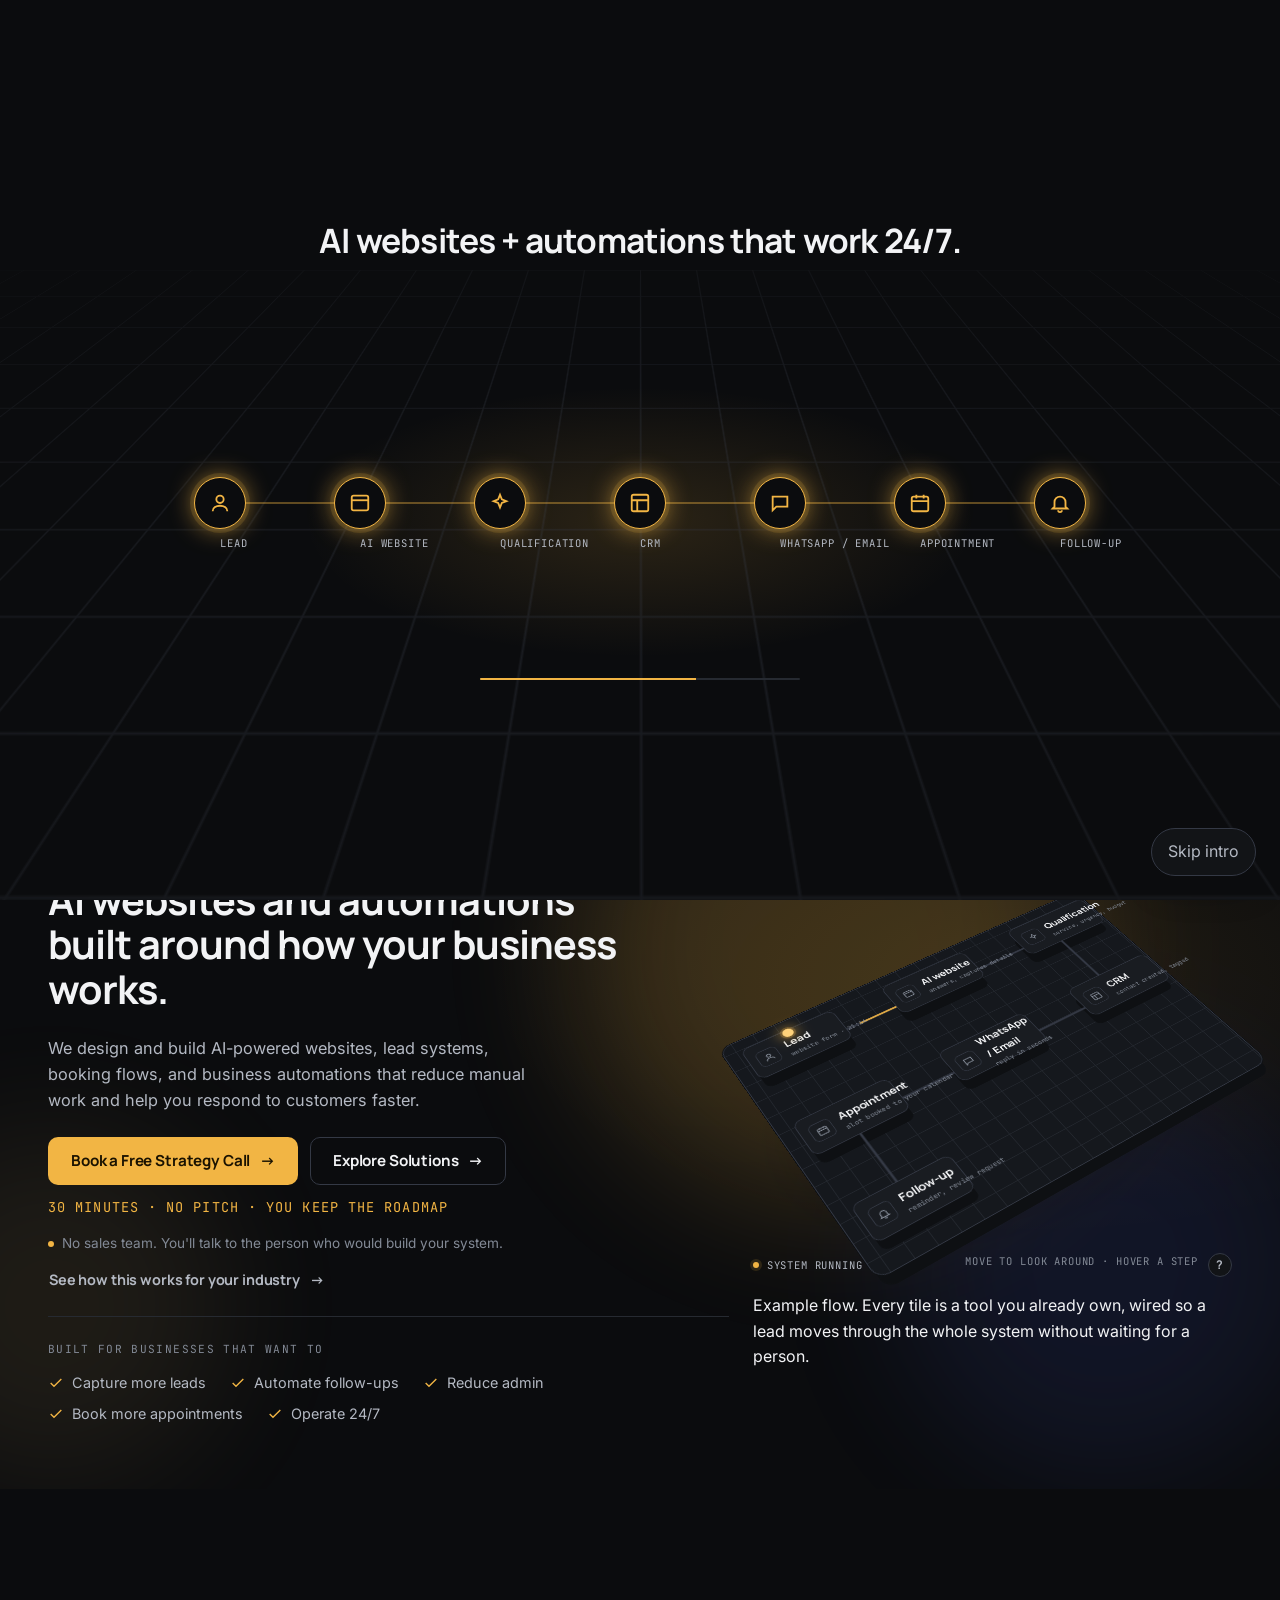
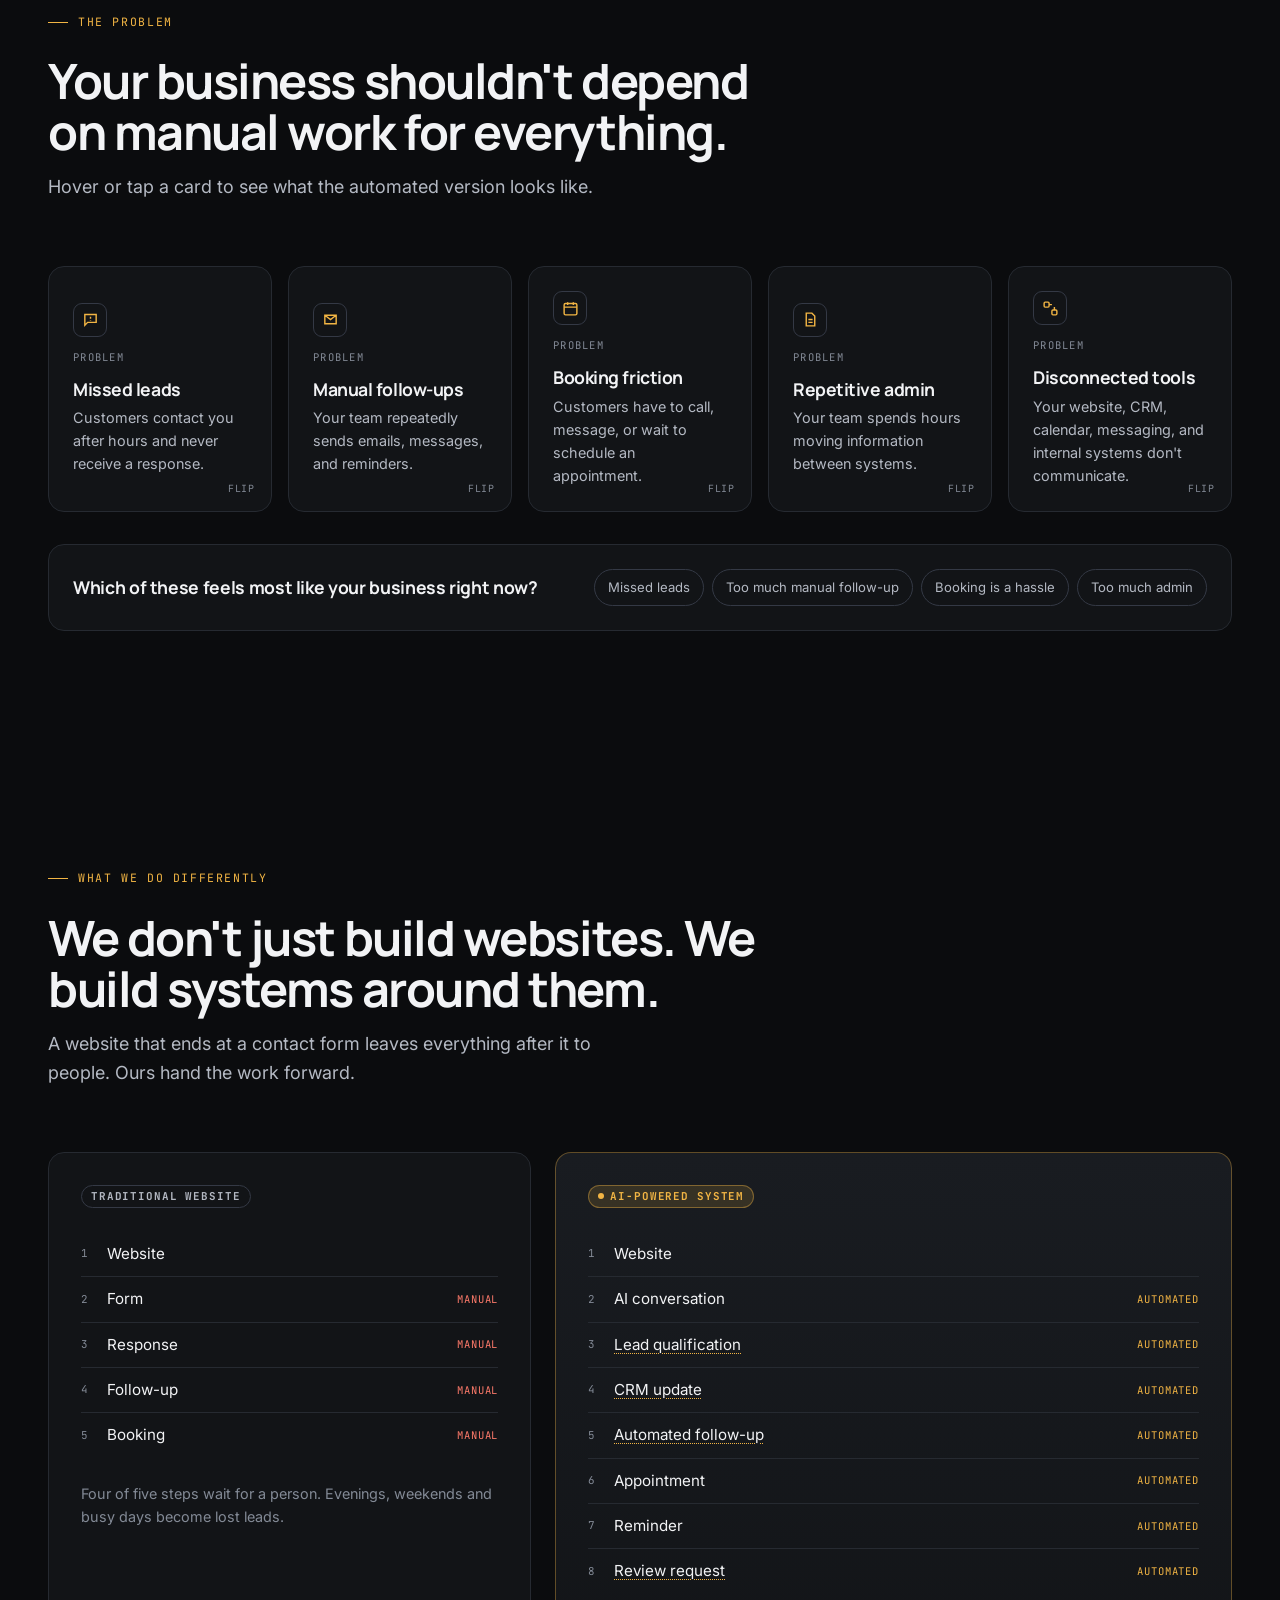
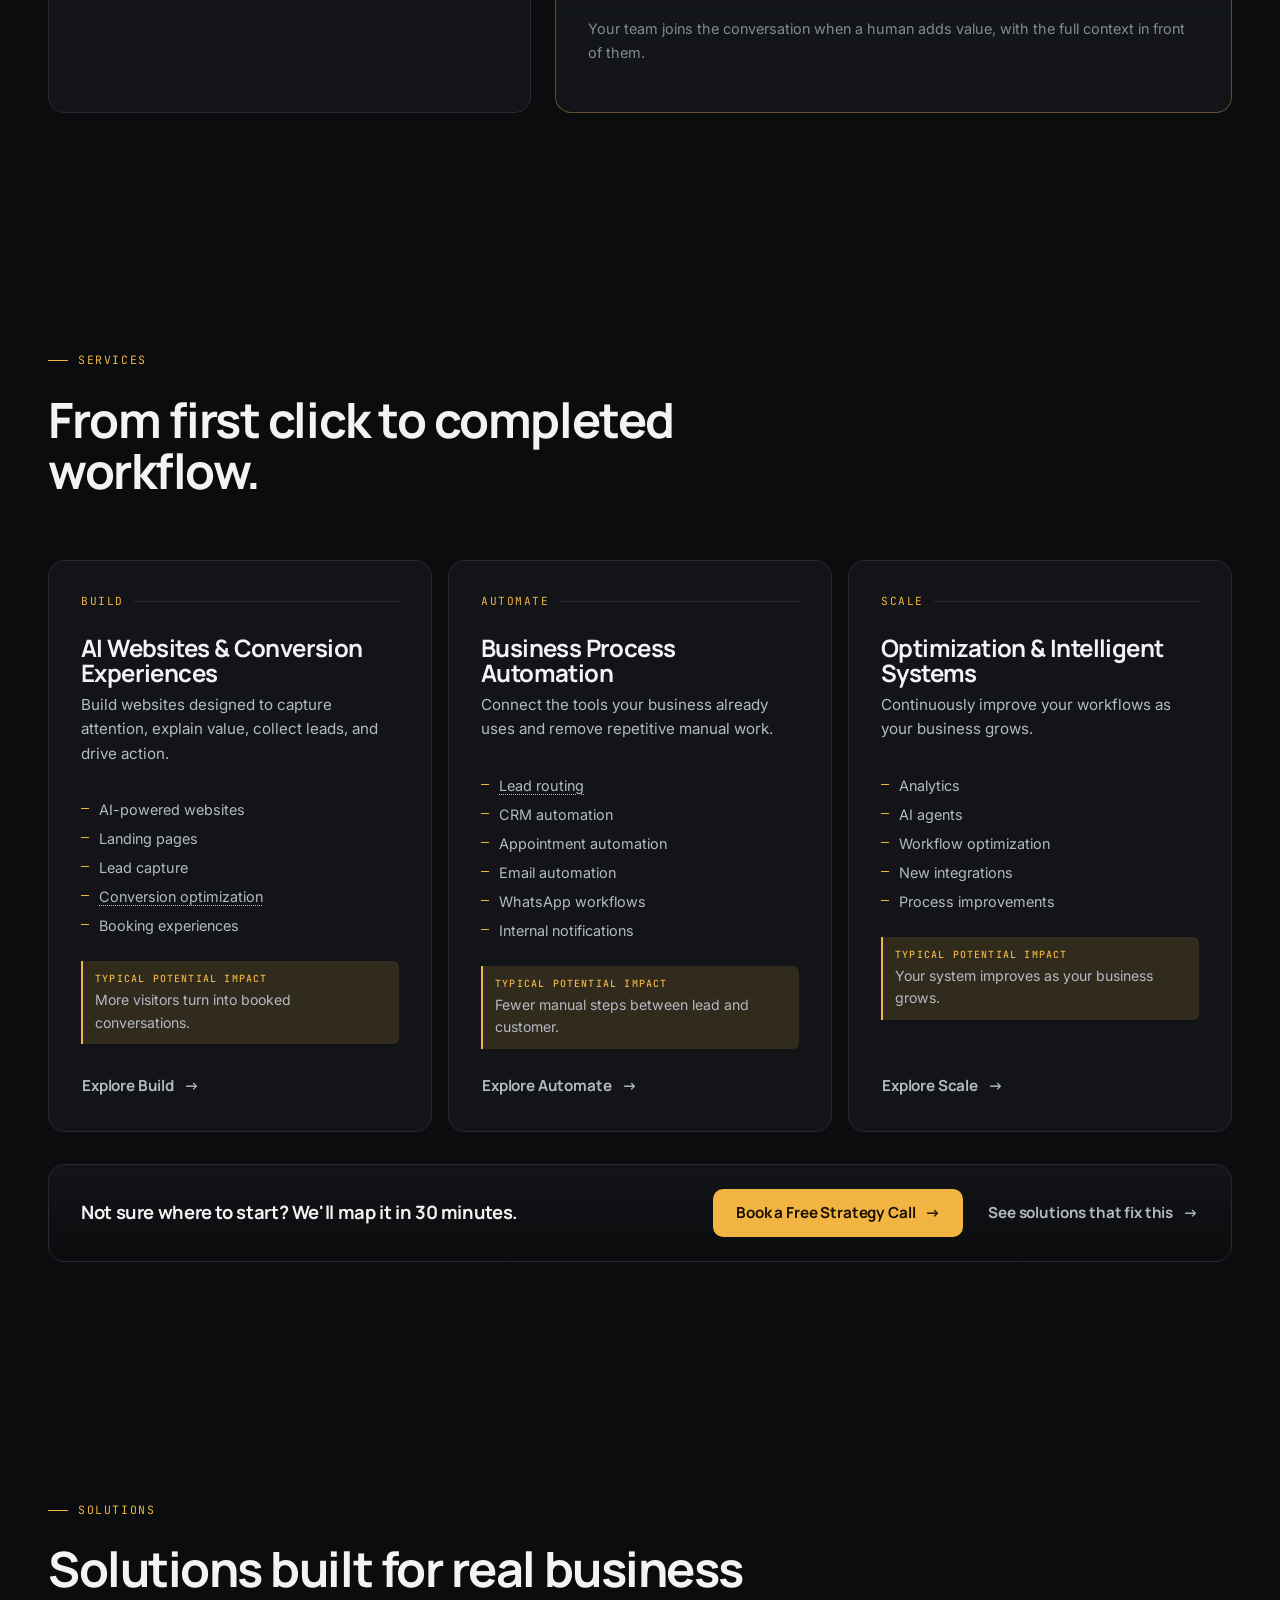
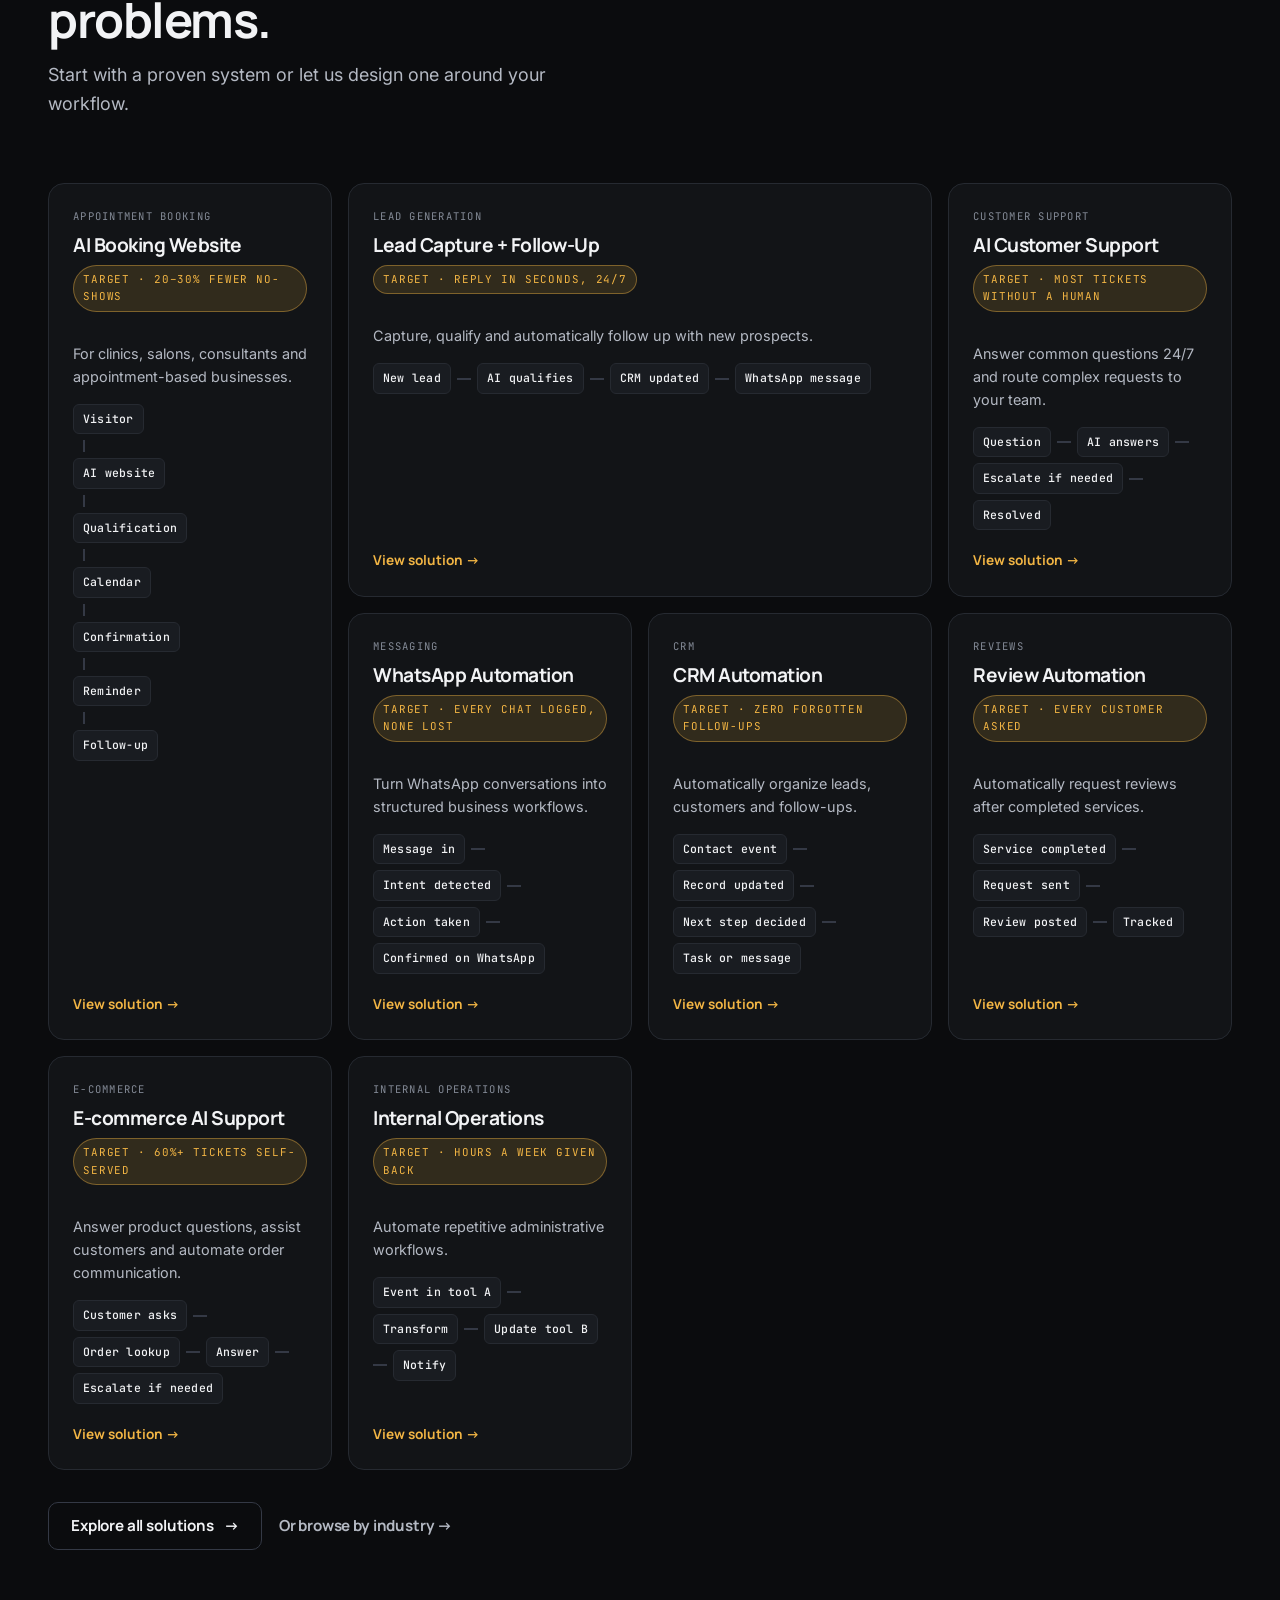
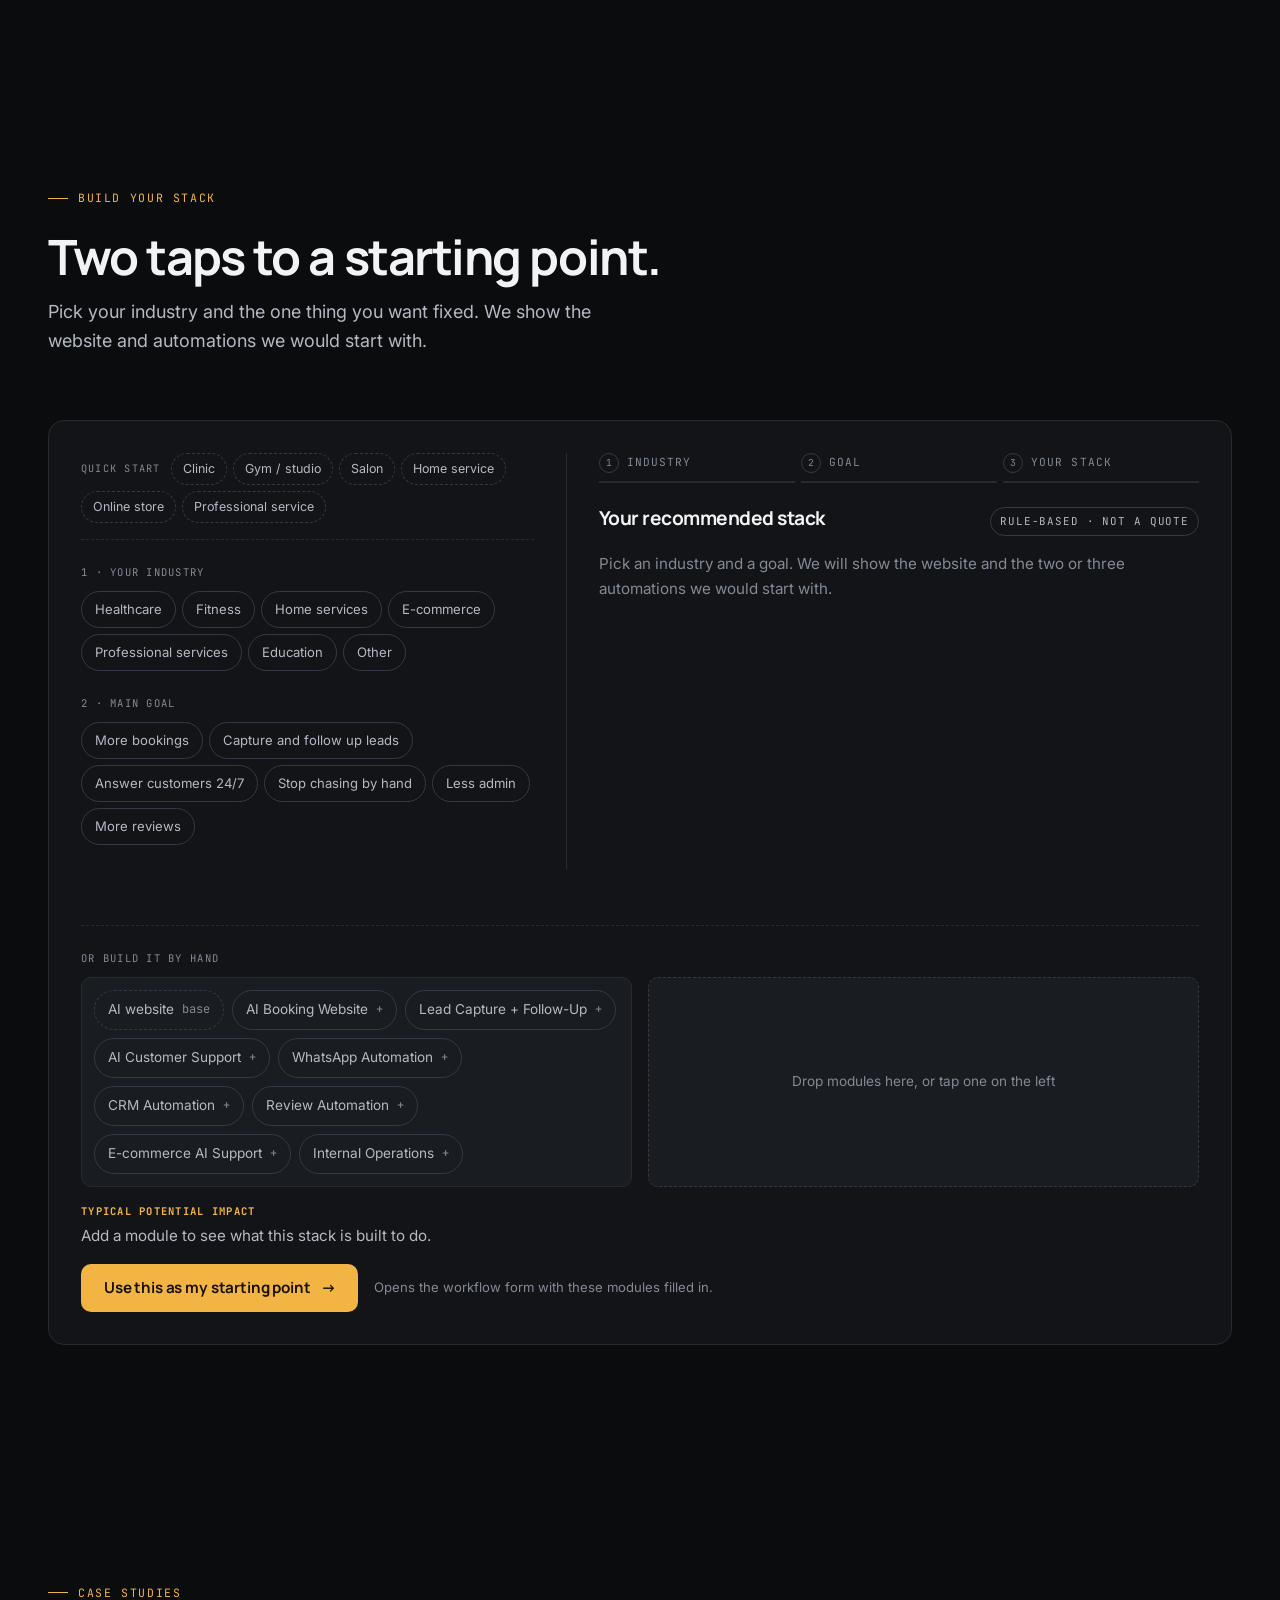
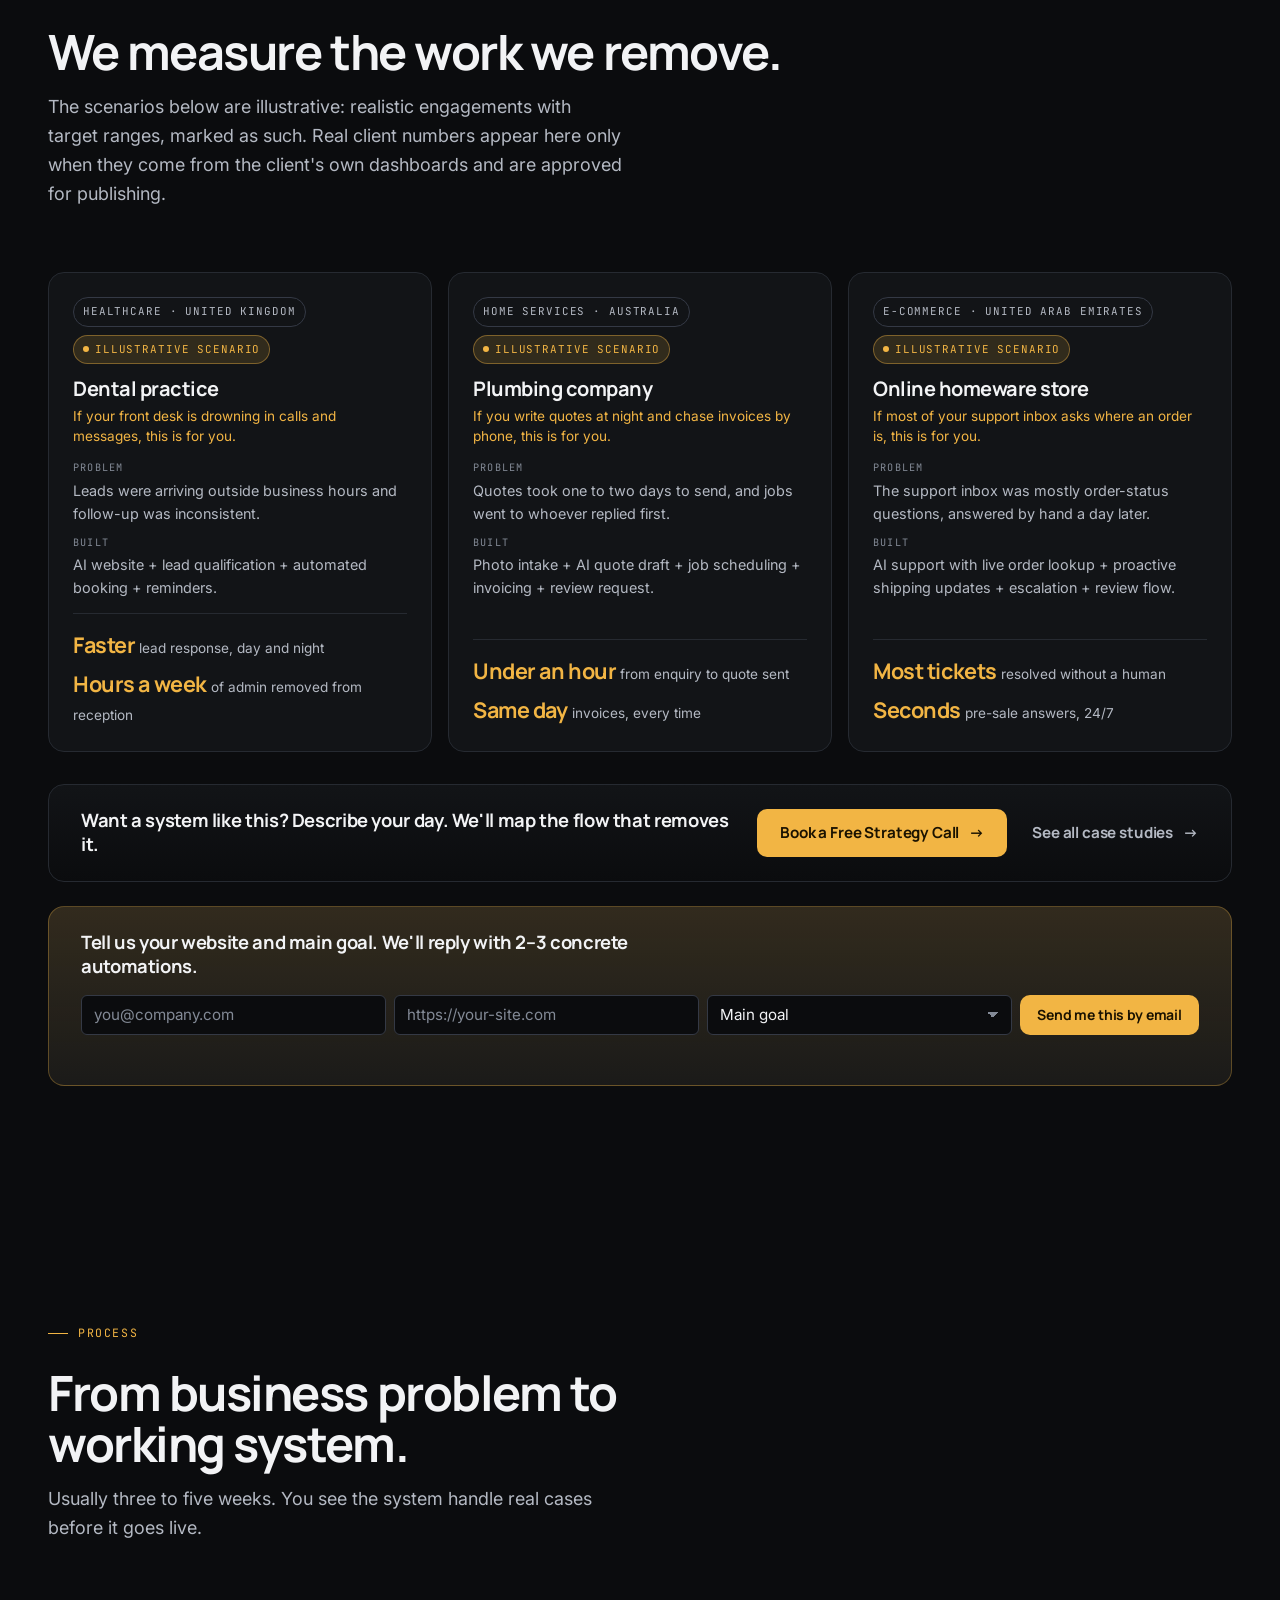
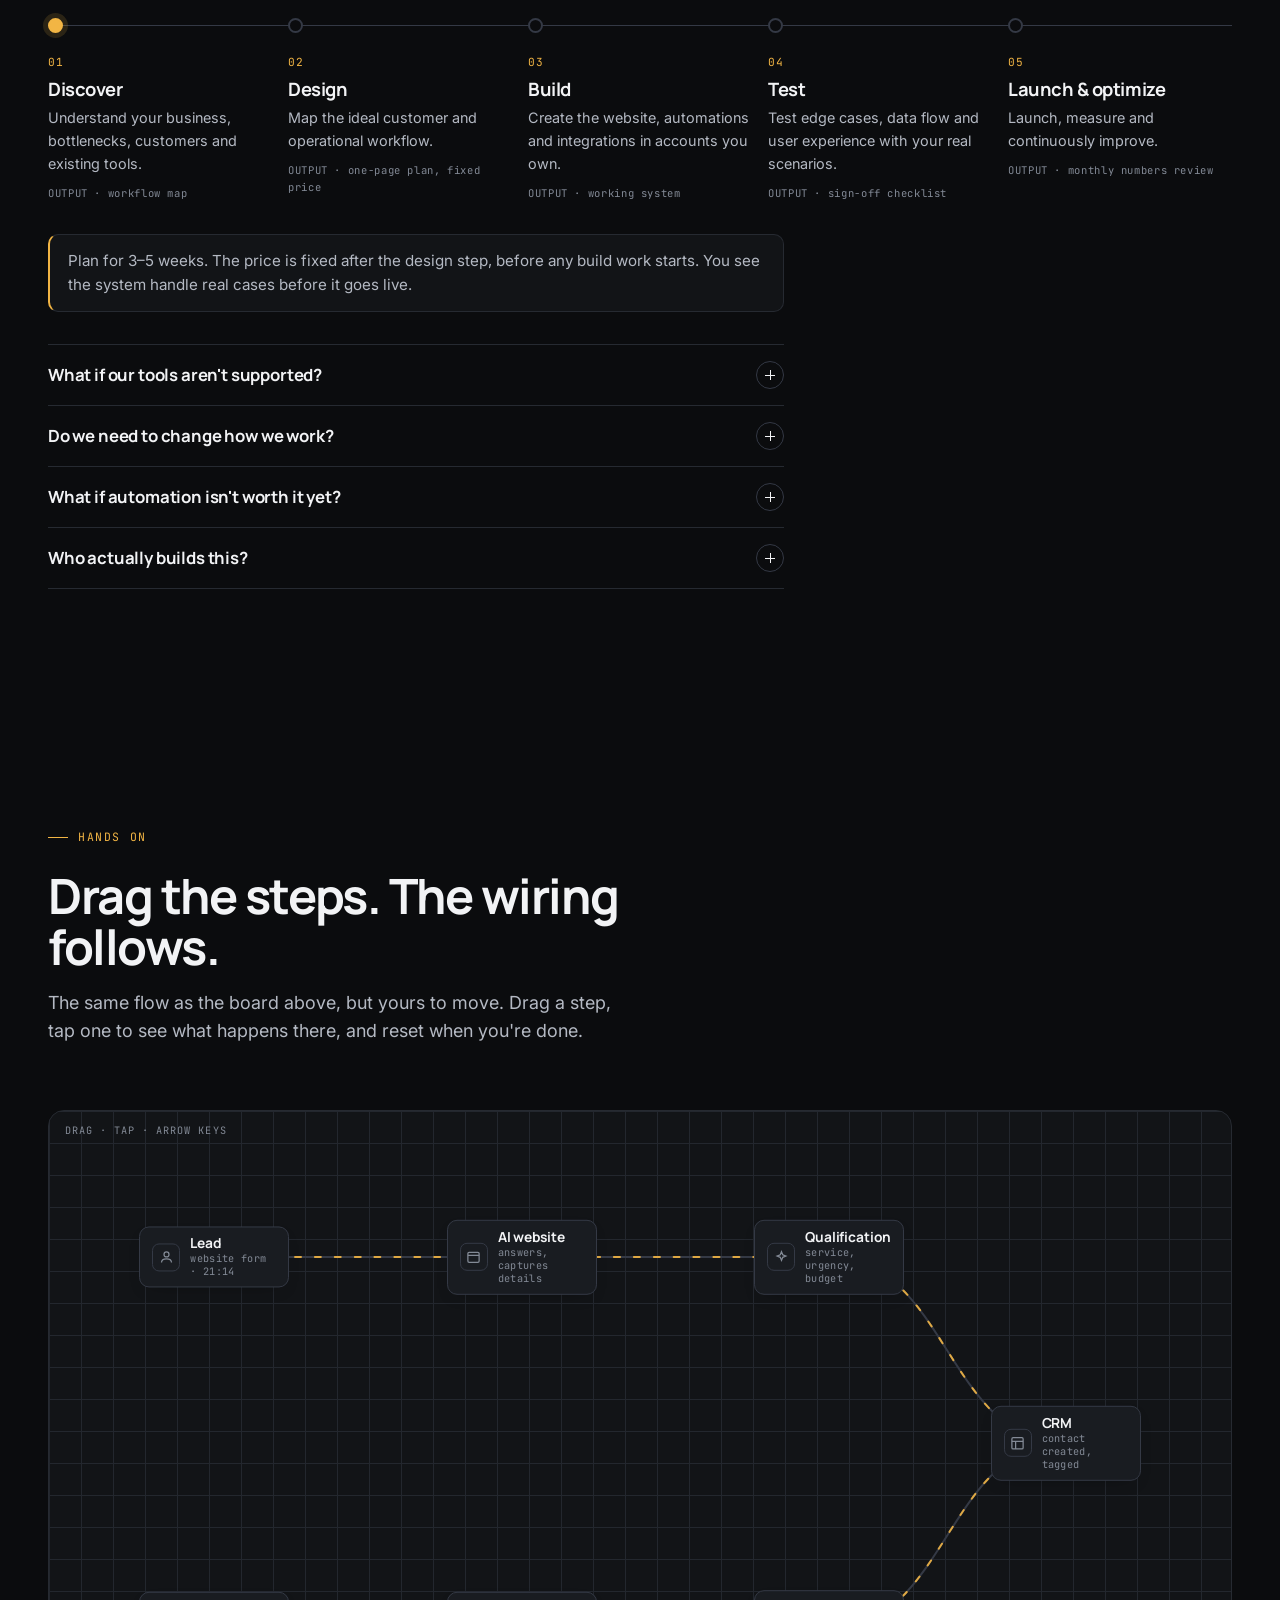
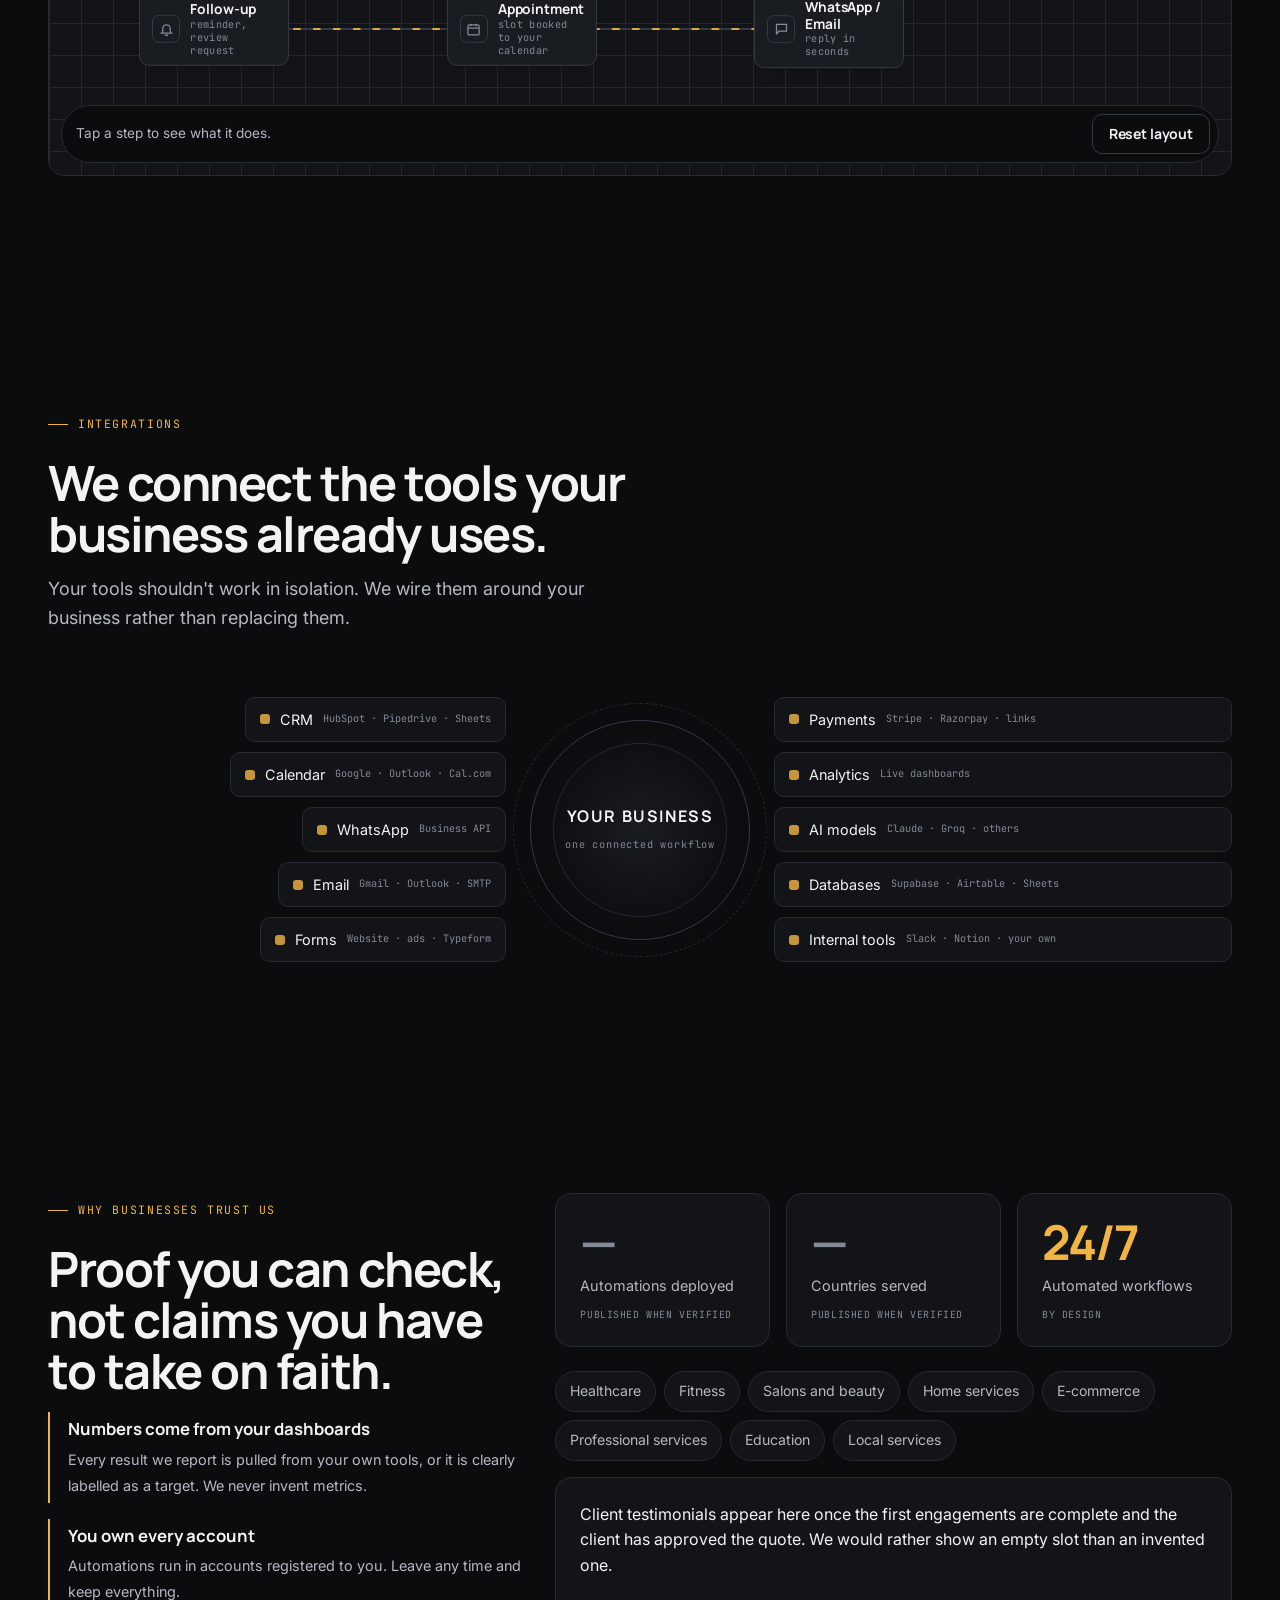
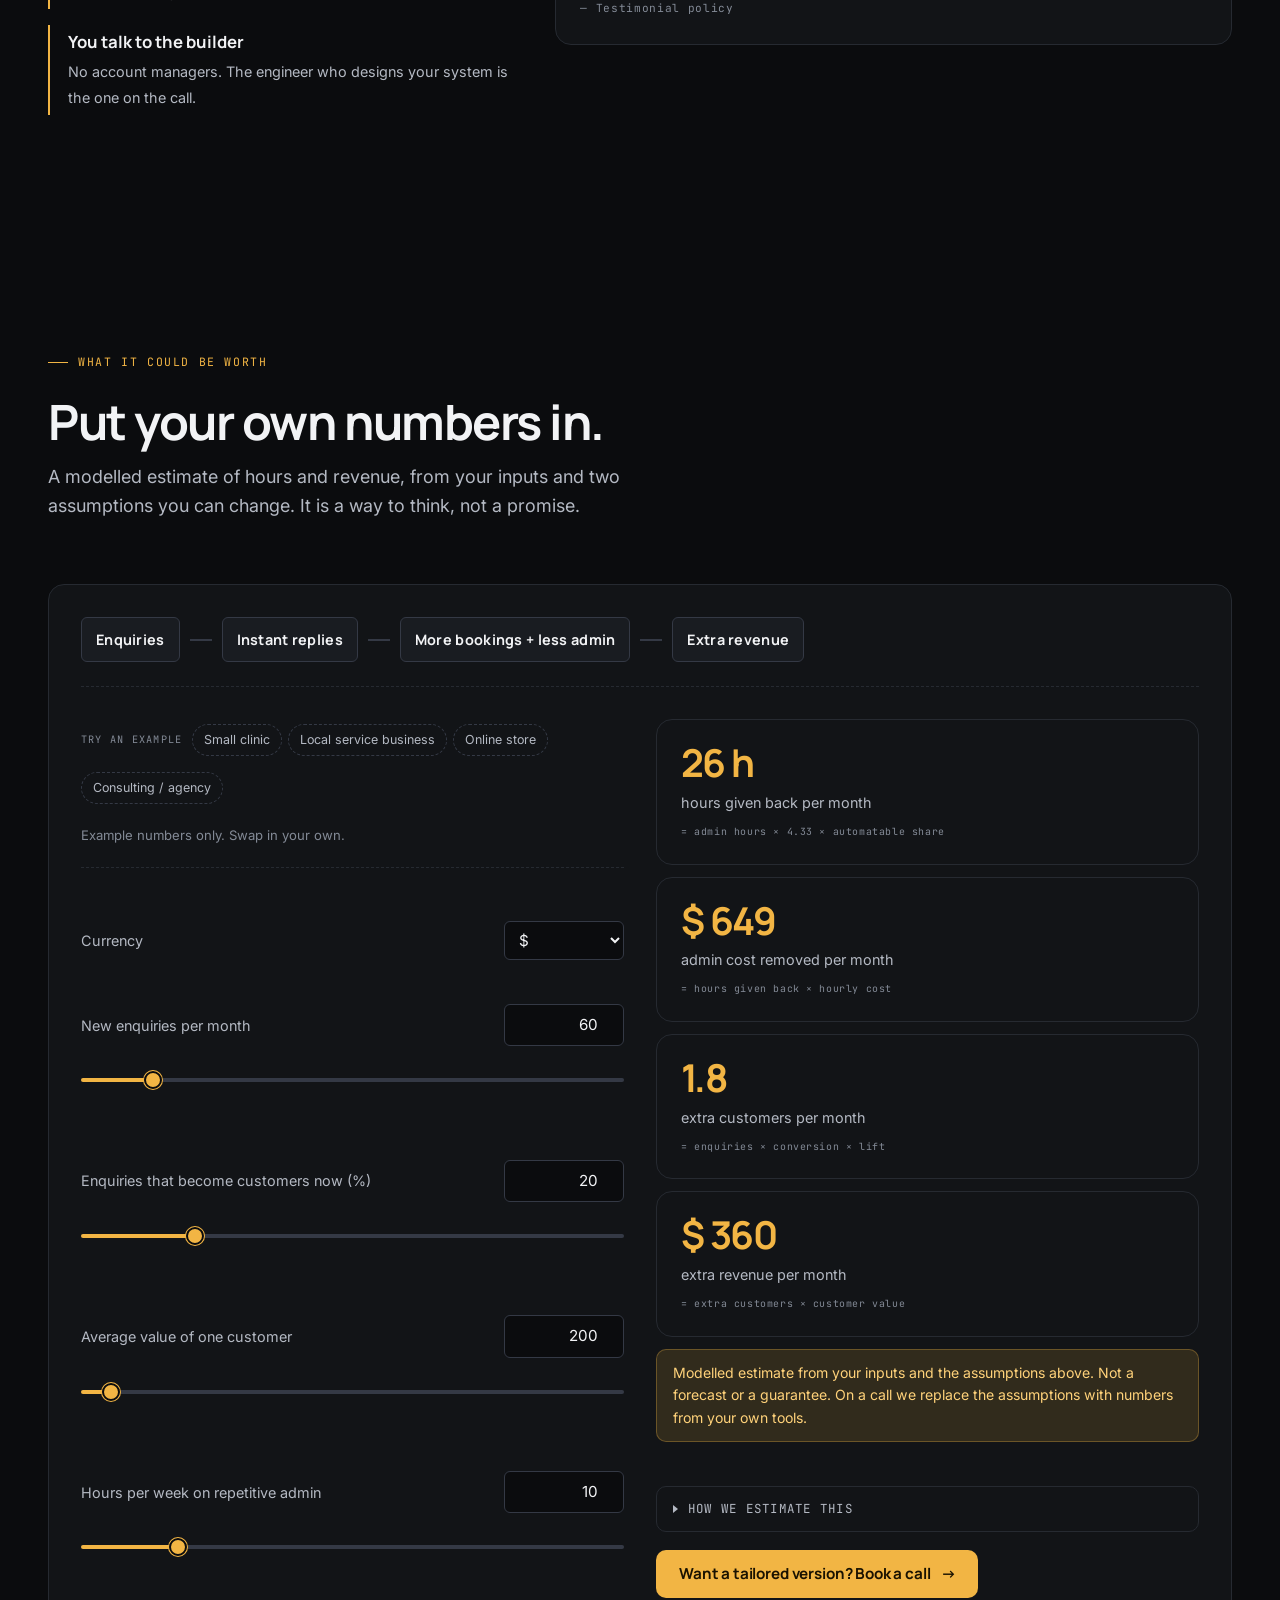
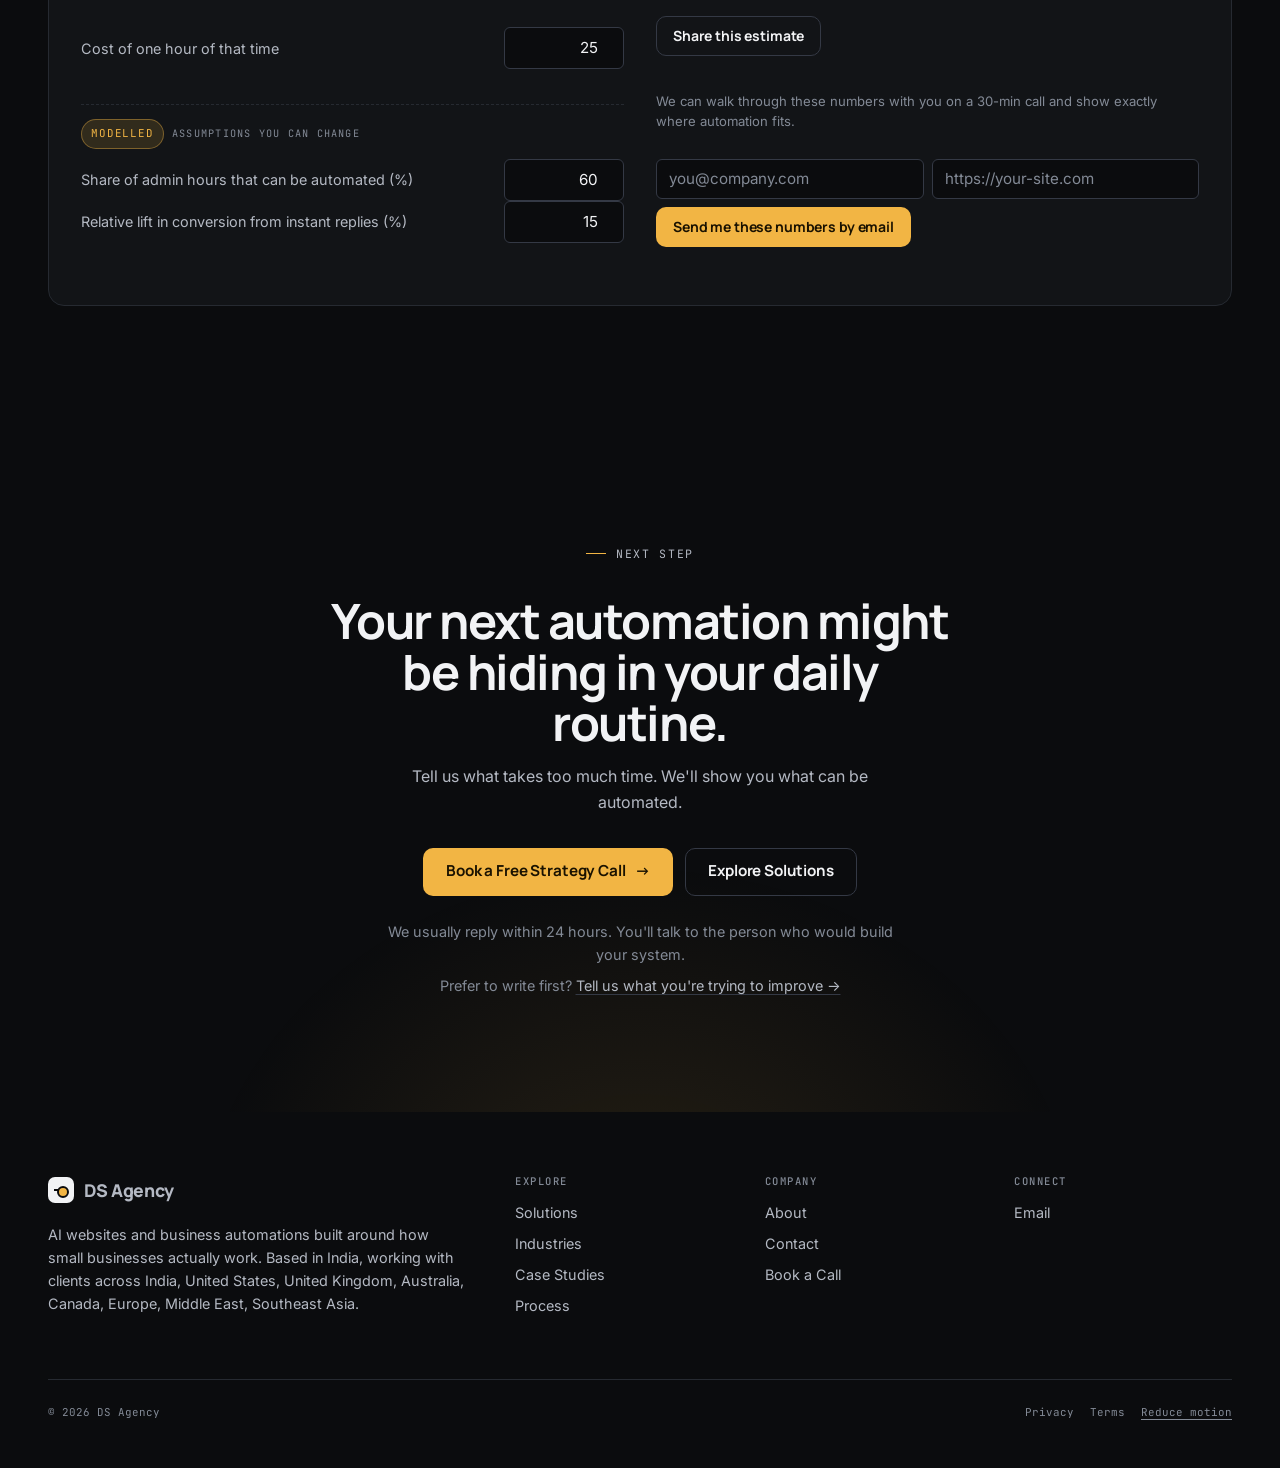
<file: index.html>
<!doctype html>
<html lang="en">
<head>
  <meta charset="utf-8">
  <meta name="viewport" content="width=device-width, initial-scale=1">
  <title>AI websites and automations built around how your business works</title>
  <meta name="description" content="AI automation agency for small and medium businesses. We build AI websites, lead systems, booking flows and business automations that reduce manual work and help you respond to customers faster.">
  <link rel="icon" href="data:image/svg+xml,%3Csvg xmlns='http://www.w3.org/2000/svg' viewBox='0 0 32 32'%3E%3Crect width='32' height='32' rx='8' fill='%23f2f3f5'/%3E%3Crect x='7' y='15' width='16' height='2' fill='%230b0c0e'/%3E%3Ccircle cx='23' cy='11' r='4' fill='%23f2b544' stroke='%230b0c0e' stroke-width='2'/%3E%3C/svg%3E">
  <link rel="preconnect" href="https://fonts.googleapis.com"><link rel="preconnect" href="https://fonts.gstatic.com" crossorigin>
  <link href="https://fonts.googleapis.com/css2?family=Manrope:wght@600;700;800&family=Inter:wght@400;500;600&family=JetBrains+Mono:wght@400;500&display=swap" rel="stylesheet">
  <script src="theme.js"></script>
  <link rel="stylesheet" href="loader.css">
  <link rel="stylesheet" href="styles.css">
  <link rel="stylesheet" href="conversion.css">
  <script src="site.config.js"></script>
  <script src="loader.js"></script>
</head>
<body data-page="home">

  <!-- Intro loader (home only). Content is filled by loader.js; hidden unless <html class="intro-on">. Disable in site.config.js -> intro.enabled -->
  <div id="ds-loader" class="ds-loader" role="status" aria-live="polite" aria-labelledby="ds-loader-desc">
    <p id="ds-loader-desc" class="sr-only">Loading DS Agency. A short intro shows scattered manual work being connected into one automated system: lead, AI website, qualification, CRM, WhatsApp or email, appointment, follow-up.</p>
    <div class="ds-loader-content" aria-hidden="true">
      <div class="ds-loader-lines"></div>
      <div class="ds-loader-scene"></div>
      <div class="ds-loader-bar"><i></i></div>
    </div>
    <button id="ds-loader-skip" class="ds-loader-skip" type="button" hidden>Skip intro</button>
  </div>
  <script>if (window.DSIntro) window.DSIntro.build();</script>

  <!-- 00 Top hero: one question, one field. The floating "orbit" bubbles are rendered by site.js (renderOrbit). -->
  <section class="hero-top" id="top">
    <div class="wrap">
      <div class="hero-top-orbit" aria-hidden="true" data-render="hero-orbit"></div>
      <div class="hero-top-inner">
        <p class="eyebrow">AI automation agency</p>
        <h1 class="hero-top-title">AI websites and automations, built around how your business runs.</h1>
        <form class="hero-top-form" novalidate>
          <label class="sr-only" for="hero-site">Your website</label>
          <input id="hero-site" name="website" type="text" inputmode="url" autocomplete="url" placeholder="yourbusiness.com" spellcheck="false">
          <button class="btn primary" type="submit">Get my free automation audit <span class="arr">→</span></button>
        </form>
        <p class="hero-top-note">A free 5-minute audit: 2–3 concrete automations we'd build for you, in your inbox within 24 hours.</p>
      </div>
    </div>
  </section>

  <!-- 01 Hero (the original, now the second screen) -->
  <section class="hero">
    <div class="wrap">
      <div class="grid12">
        <div class="copy">
          <p class="eyebrow reveal">What we build</p>
          <h2 class="hero-title kinetic-on-view reveal d1">AI websites and automations built around how your business works.</h2>
          <p class="lead reveal d2">We design and build AI-powered websites, lead systems, booking flows, and business automations that reduce manual work and help you respond to customers faster.</p>
          <div class="actions reveal d3">
            <a class="btn primary" href="book.html">Book a Free Strategy Call <span class="arr">→</span></a>
            <a class="btn ghost" href="solutions.html">Explore Solutions <span class="arr">→</span></a>
          </div>
          <p class="cta-micro reveal d3">30 minutes · no pitch · you keep the roadmap</p>
          <p class="hero-trust reveal d3">No sales team. You'll talk to the person who would build your system.</p>
          <a class="btn quiet micro-cta reveal d3" href="#stack">See how this works for your industry <span class="arr">→</span></a>
          <div class="trust-row reveal d3">
            <div class="lbl">Built for businesses that want to</div>
            <ul>
              <li><svg viewBox="0 0 24 24" fill="none" stroke="currentColor" stroke-width="2"><path d="M4 12l5 5L20 6"/></svg>Capture more leads</li>
              <li><svg viewBox="0 0 24 24" fill="none" stroke="currentColor" stroke-width="2"><path d="M4 12l5 5L20 6"/></svg>Automate follow-ups</li>
              <li><svg viewBox="0 0 24 24" fill="none" stroke="currentColor" stroke-width="2"><path d="M4 12l5 5L20 6"/></svg>Reduce admin</li>
              <li><svg viewBox="0 0 24 24" fill="none" stroke="currentColor" stroke-width="2"><path d="M4 12l5 5L20 6"/></svg>Book more appointments</li>
              <li><svg viewBox="0 0 24 24" fill="none" stroke="currentColor" stroke-width="2"><path d="M4 12l5 5L20 6"/></svg>Operate 24/7</li>
            </ul>
          </div>
        </div>
        <div class="vis reveal d2">
          <div data-render="hero-3d"></div>
          <p class="panel-foot" style="margin-top:var(--s2)">Example flow. Every tile is a tool you already own, wired so a lead moves through the whole system without waiting for a person.</p>
        </div>
      </div>
    </div>
  </section>

  <!-- 02 Problems -->
  <section class="block rule" id="problems">
    <div class="wrap">
      <div class="sec-head reveal">
        <p class="eyebrow">The problem</p>
        <h2>Your business shouldn't depend on manual work for everything.</h2>
        <p class="lead">Hover or tap a card to see what the automated version looks like.</p>
      </div>
      <div class="problems reveal">
        <button class="problem" type="button">
          <div class="face front"><span class="icon" style="--i:0"><svg viewBox="0 0 24 24" fill="none" stroke="currentColor" stroke-width="2"><path d="M4 5h16v11H8l-4 4z"/><path d="M12 8v3M12 13.5v.5"/></svg></span><span class="k">Problem</span><h3>Missed leads</h3><p>Customers contact you after hours and never receive a response.</p></div>
          <div class="face back"><span class="k">Automated</span><h3>Missed lead</h3><p>AI captures → qualifies → follows up → books. In seconds, at any hour.</p></div>
          <span class="hint">FLIP</span>
        </button>
        <button class="problem" type="button">
          <div class="face front"><span class="icon" style="--i:1"><svg viewBox="0 0 24 24" fill="none" stroke="currentColor" stroke-width="2"><path d="M4 6l8 6 8-6M4 6h16v12H4z"/></svg></span><span class="k">Problem</span><h3>Manual follow-ups</h3><p>Your team repeatedly sends emails, messages, and reminders.</p></div>
          <div class="face back"><span class="k">Automated</span><h3>Follow-up sequence</h3><p>Reply → nudge → offer → book, on a schedule that stops the moment they answer.</p></div>
          <span class="hint">FLIP</span>
        </button>
        <button class="problem" type="button">
          <div class="face front"><span class="icon" style="--i:2"><svg viewBox="0 0 24 24" fill="none" stroke="currentColor" stroke-width="2"><rect x="3" y="5" width="18" height="16" rx="2"/><path d="M3 10h18M8 3v4M16 3v4"/></svg></span><span class="k">Problem</span><h3>Booking friction</h3><p>Customers have to call, message, or wait to schedule an appointment.</p></div>
          <div class="face back"><span class="k">Automated</span><h3>Self-serve booking</h3><p>Live calendar → confirmation → reminder → reschedule link. No phone tag.</p></div>
          <span class="hint">FLIP</span>
        </button>
        <button class="problem" type="button">
          <div class="face front"><span class="icon" style="--i:3"><svg viewBox="0 0 24 24" fill="none" stroke="currentColor" stroke-width="2"><path d="M6 3h8l4 4v14H6z"/><path d="M9 12h6M9 16h6"/></svg></span><span class="k">Problem</span><h3>Repetitive admin</h3><p>Your team spends hours moving information between systems.</p></div>
          <div class="face back"><span class="k">Automated</span><h3>Data that moves itself</h3><p>Form → CRM → invoice → report. Entered once, landed everywhere.</p></div>
          <span class="hint">FLIP</span>
        </button>
        <button class="problem" type="button">
          <div class="face front"><span class="icon" style="--i:4"><svg viewBox="0 0 24 24" fill="none" stroke="currentColor" stroke-width="2"><rect x="3" y="3" width="7" height="7" rx="1.5"/><rect x="14" y="14" width="7" height="7" rx="1.5"/><path d="M10 6.5h4M17.5 10v4"/></svg></span><span class="k">Problem</span><h3>Disconnected tools</h3><p>Your website, CRM, calendar, messaging, and internal systems don't communicate.</p></div>
          <div class="face back"><span class="k">Automated</span><h3>One connected workflow</h3><p>Website ↔ CRM ↔ calendar ↔ WhatsApp ↔ email, in sync, with a log of every step.</p></div>
          <span class="hint">FLIP</span>
        </button>
      </div>
      <div class="qualifier reveal" data-qualifier>
        <p class="q-title">Which of these feels most like your business right now?</p>
        <div class="chips">
          <button class="chip" type="button" aria-pressed="false" data-focus="missed_leads">Missed leads</button>
          <button class="chip" type="button" aria-pressed="false" data-focus="followup">Too much manual follow-up</button>
          <button class="chip" type="button" aria-pressed="false" data-focus="booking">Booking is a hassle</button>
          <button class="chip" type="button" aria-pressed="false" data-focus="admin">Too much admin</button>
        </div>
      </div>
    </div>
  </section>

  <!-- 03 Core value -->
  <section class="block rule" id="value">
    <div class="wrap">
      <div class="sec-head reveal">
        <p class="eyebrow">What we do differently</p>
        <h2>We don't just build websites. We build systems around them.</h2>
        <p class="lead">A website that ends at a contact form leaves everything after it to people. Ours hand the work forward.</p>
      </div>
      <div class="compare reveal">
        <div class="col trad">
          <h3><span class="badge">Traditional website</span></h3>
          <ul class="chain">
            <li><span class="n">1</span>Website</li>
            <li><span class="n">2</span>Form<span class="who">manual</span></li>
            <li><span class="n">3</span>Response<span class="who">manual</span></li>
            <li><span class="n">4</span>Follow-up<span class="who">manual</span></li>
            <li><span class="n">5</span>Booking<span class="who">manual</span></li>
          </ul>
          <p class="foot">Four of five steps wait for a person. Evenings, weekends and busy days become lost leads.</p>
        </div>
        <div class="col system">
          <h3><span class="badge accent dot">AI-powered system</span></h3>
          <ul class="chain">
            <li><span class="n">1</span>Website</li>
            <li><span class="n">2</span>AI conversation<span class="who">automated</span></li>
            <li><span class="n">3</span><span class="term" tabindex="0" data-tip="A few quick questions to check the enquiry is a good fit before anyone spends time on it.">Lead qualification</span><span class="who">automated</span></li>
            <li><span class="n">4</span><span class="term" tabindex="0" data-tip="The contact and what they asked for are saved to your customer list, with no typing.">CRM update</span><span class="who">automated</span></li>
            <li><span class="n">5</span><span class="term" tabindex="0" data-tip="Reminder messages that go out on a schedule and stop the moment the person replies.">Automated follow-up</span><span class="who">automated</span></li>
            <li><span class="n">6</span>Appointment<span class="who">automated</span></li>
            <li><span class="n">7</span>Reminder<span class="who">automated</span></li>
            <li><span class="n">8</span><span class="term" tabindex="0" data-tip="A short message after the job asking a happy customer to leave a review.">Review request</span><span class="who">automated</span></li>
          </ul>
          <p class="foot">Your team joins the conversation when a human adds value, with the full context in front of them.</p>
        </div>
      </div>
    </div>
  </section>

  <!-- 04 Services -->
  <section class="block rule" id="services">
    <div class="wrap">
      <div class="sec-head reveal">
        <p class="eyebrow">Services</p>
        <h2>From first click to completed workflow.</h2>
      </div>
      <div class="services">
        <article class="service reveal">
          <span class="k">BUILD</span>
          <h3>AI Websites &amp; Conversion Experiences</h3>
          <p>Build websites designed to capture attention, explain value, collect leads, and drive action.</p>
          <ul><li>AI-powered websites</li><li>Landing pages</li><li>Lead capture</li><li><span class="term" tabindex="0" data-tip="Small changes to a page that turn more visitors into enquiries or bookings.">Conversion optimization</span></li><li>Booking experiences</li></ul>
          <p class="impact-line"><b>Typical potential impact</b> More visitors turn into booked conversations.</p>
          <a class="btn quiet" href="solutions.html?use=leads">Explore Build <span class="arr">→</span></a>
        </article>
        <article class="service reveal d1">
          <span class="k">AUTOMATE</span>
          <h3>Business Process Automation</h3>
          <p>Connect the tools your business already uses and remove repetitive manual work.</p>
          <ul><li><span class="term" tabindex="0" data-tip="Each new enquiry goes to the right person or team without anyone forwarding it.">Lead routing</span></li><li>CRM automation</li><li>Appointment automation</li><li>Email automation</li><li>WhatsApp workflows</li><li>Internal notifications</li></ul>
          <p class="impact-line"><b>Typical potential impact</b> Fewer manual steps between lead and customer.</p>
          <a class="btn quiet" href="solutions.html?use=followup">Explore Automate <span class="arr">→</span></a>
        </article>
        <article class="service reveal d2">
          <span class="k">SCALE</span>
          <h3>Optimization &amp; Intelligent Systems</h3>
          <p>Continuously improve your workflows as your business grows.</p>
          <ul><li>Analytics</li><li>AI agents</li><li>Workflow optimization</li><li>New integrations</li><li>Process improvements</li></ul>
          <p class="impact-line"><b>Typical potential impact</b> Your system improves as your business grows.</p>
          <a class="btn quiet" href="solutions.html?use=ops">Explore Scale <span class="arr">→</span></a>
        </article>
      </div>
      <div class="cta-row reveal"><span class="cta-row-text">Not sure where to start? We'll map it in 30 minutes.</span><a class="btn primary" href="book.html">Book a Free Strategy Call <span class="arr">→</span></a><a class="btn quiet" href="solutions.html?use=followup">See solutions that fix this <span class="arr">→</span></a></div>
    </div>
  </section>

  <!-- 05 Solution catalog -->
  <section class="block rule" id="catalog">
    <div class="wrap">
      <div class="sec-head reveal">
        <p class="eyebrow">Solutions</p>
        <h2>Solutions built for real business problems.</h2>
        <p class="lead">Start with a proven system or let us design one around your workflow.</p>
      </div>
      <div class="bento reveal" data-render="catalog-preview"></div>
      <div class="row" style="margin-top:var(--s4)"><a class="btn ghost" href="solutions.html">Explore all solutions <span class="arr">→</span></a><a class="btn quiet" href="industries.html">Or browse by industry →</a></div>
    </div>
  </section>

  <!-- 05b Build your stack -->
  <section class="block rule" id="stack">
    <div class="wrap">
      <div class="sec-head reveal">
        <p class="eyebrow">Build your stack</p>
        <h2>Two taps to a starting point.</h2>
        <p class="lead">Pick your industry and the one thing you want fixed. We show the website and automations we would start with.</p>
      </div>
      <div class="configurator reveal" data-render="configurator"></div>
    </div>
  </section>

  <!-- 06 Case studies -->
  <section class="block rule" id="proof">
    <div class="wrap">
      <div class="sec-head reveal">
        <p class="eyebrow">Case studies</p>
        <h2 class="kinetic-on-view">We measure the work we remove.</h2>
        <p class="lead">The scenarios below are illustrative: realistic engagements with target ranges, marked as such. Real client numbers appear here only when they come from the client's own dashboards and are approved for publishing.</p>
      </div>
      <div class="cases reveal" data-render="cases"></div>
      <div class="cta-row reveal"><span class="cta-row-text">Want a system like this? Describe your day. We'll map the flow that removes it.</span><a class="btn primary" href="book.html">Book a Free Strategy Call <span class="arr">→</span></a><a class="btn quiet" href="case-studies.html">See all case studies <span class="arr">→</span></a></div>
      <div class="capture reveal">
        <p class="capture-title">Tell us your website and main goal. We'll reply with 2–3 concrete automations.</p>
        <form class="mini-capture" data-kind="recommend" novalidate>
          <input type="email" name="email" placeholder="you@company.com" required aria-label="Email">
          <input type="url" name="website" placeholder="https://your-site.com" aria-label="Website (optional)">
          <select name="goal" aria-label="Main goal">
            <option value="">Main goal</option>
            <option value="More bookings">More bookings</option>
            <option value="Capture and follow up leads">Capture and follow up leads</option>
            <option value="Answer customers 24/7">Answer customers 24/7</option>
            <option value="Stop chasing by hand">Stop chasing by hand</option>
            <option value="Less admin">Less admin</option>
            <option value="More reviews">More reviews</option>
            <option value="Not sure yet">Not sure yet</option>
          </select>
          <button class="btn sm primary" type="submit">Send me this by email</button>
          <p class="status" role="status" aria-live="polite"></p>
        </form>
      </div>
    </div>
  </section>

  <!-- 07 Process -->
  <section class="block rule" id="process">
    <div class="wrap">
      <div class="sec-head reveal">
        <p class="eyebrow">Process</p>
        <h2>From business problem to working system.</h2>
        <p class="lead">Usually three to five weeks. You see the system handle real cases before it goes live.</p>
      </div>
      <div class="timeline reveal">
        <div class="stage on" style="--i:0"><span class="dot"></span><div class="n">01</div><h3>Discover</h3><p>Understand your business, bottlenecks, customers and existing tools.</p><div class="out">OUTPUT · workflow map</div></div>
        <div class="stage" style="--i:1"><span class="dot"></span><div class="n">02</div><h3>Design</h3><p>Map the ideal customer and operational workflow.</p><div class="out">OUTPUT · one-page plan, fixed price</div></div>
        <div class="stage" style="--i:2"><span class="dot"></span><div class="n">03</div><h3>Build</h3><p>Create the website, automations and integrations in accounts you own.</p><div class="out">OUTPUT · working system</div></div>
        <div class="stage" style="--i:3"><span class="dot"></span><div class="n">04</div><h3>Test</h3><p>Test edge cases, data flow and user experience with your real scenarios.</p><div class="out">OUTPUT · sign-off checklist</div></div>
        <div class="stage" style="--i:4"><span class="dot"></span><div class="n">05</div><h3>Launch &amp; optimize</h3><p>Launch, measure and continuously improve.</p><div class="out">OUTPUT · monthly numbers review</div></div>
      </div>
      <p class="process-note reveal">Plan for 3–5 weeks. The price is fixed after the design step, before any build work starts. You see the system handle real cases before it goes live.</p>
      <div class="faq reveal">
        <details>
          <summary>What if our tools aren't supported?</summary>
          <p>Most tools have a way to connect (an API), an export, or an email trigger we can work with. If one really can't connect, we'll say so and suggest a simple swap or a manual step. We'll check your stack in the strategy call.</p>
        </details>
        <details>
          <summary>Do we need to change how we work?</summary>
          <p>No. We build around the steps you already follow and only remove the ones that don't need a person. Your team keeps the tools it knows, with less copy-paste. Tell us how a normal day runs and we'll map what stays and what goes.</p>
        </details>
        <details>
          <summary>What if automation isn't worth it yet?</summary>
          <p>Sometimes it isn't. If you get a handful of enquiries a week, a simple checklist may be all you need for now. If it's not worth it, we'll tell you honestly.</p>
        </details>
        <details>
          <summary>Who actually builds this?</summary>
          <p>The engineer you speak to on the strategy call. There is no sales team and no hand-off, so the person who understands your workflow is the one who builds it. Book a call and you'll meet them on day one.</p>
        </details>
      </div>
    </div>
  </section>

  <!-- 07b Playground: drag the flow -->
  <section class="block rule" id="playground">
    <div class="wrap">
      <div class="sec-head reveal">
        <p class="eyebrow">Hands on</p>
        <h2 class="kinetic-on-view" data-kinetic="slow">Drag the steps. The wiring follows.</h2>
        <p class="lead">The same flow as the board above, but yours to move. Drag a step, tap one to see what happens there, and reset when you're done.</p>
      </div>
      <div class="playground reveal" data-playground aria-label="Interactive automation flow">
        <svg class="pg-wires" aria-hidden="true"></svg>
        <span class="pg-hint" aria-hidden="true">Drag · tap · arrow keys</span>
        <div class="pg-bar"><span class="pg-info" aria-live="polite">Tap a step to see what it does.</span><button class="btn sm ghost" type="button" data-pg-reset>Reset layout</button></div>
      </div>
    </div>
  </section>

  <!-- 08 Integrations -->
  <section class="block rule" id="integrations">
    <div class="wrap">
      <div class="sec-head reveal">
        <p class="eyebrow">Integrations</p>
        <h2>We connect the tools your business already uses.</h2>
        <p class="lead">Your tools shouldn't work in isolation. We wire them around your business rather than replacing them.</p>
      </div>
      <div class="hub reveal">
        <div class="side left">
          <div class="int" tabindex="0" data-tip="Commonly used for keeping every lead and customer record up to date on its own"><span class="sq"></span>CRM <small>HubSpot · Pipedrive · Sheets</small></div>
          <div class="int" tabindex="0" data-tip="Commonly used for self-serve booking, reminders and rescheduling"><span class="sq"></span>Calendar <small>Google · Outlook · Cal.com</small></div>
          <div class="int" tabindex="0" data-tip="Commonly used for instant replies, confirmations and follow-ups"><span class="sq"></span>WhatsApp <small>Business API</small></div>
          <div class="int" tabindex="0" data-tip="Commonly used for confirmations, follow-up sequences and reports"><span class="sq"></span>Email <small>Gmail · Outlook · SMTP</small></div>
          <div class="int" tabindex="0" data-tip="Commonly used for capturing enquiries from your site and ads"><span class="sq"></span>Forms <small>Website · ads · Typeform</small></div>
        </div>
        <div class="core"><div><b>Your business</b><small>one connected workflow</small></div></div>
        <div class="side right">
          <div class="int" tabindex="0" data-tip="Commonly used for payment links, invoices and reminders"><span class="sq"></span>Payments <small>Stripe · Razorpay · links</small></div>
          <div class="int" tabindex="0" data-tip="Commonly used for one live dashboard of enquiries, bookings and no-shows"><span class="sq"></span>Analytics <small>Live dashboards</small></div>
          <div class="int" tabindex="0" data-tip="Commonly used for answering, qualifying and drafting from your own material"><span class="sq"></span>AI models <small>Claude · Groq · others</small></div>
          <div class="int" tabindex="0" data-tip="Commonly used for the records behind bookings, orders and reports"><span class="sq"></span>Databases <small>Supabase · Airtable · Sheets</small></div>
          <div class="int" tabindex="0" data-tip="Commonly used for staff notifications and hand-offs"><span class="sq"></span>Internal tools <small>Slack · Notion · your own</small></div>
        </div>
      </div>
    </div>
  </section>

  <!-- 09 Trust -->
  <section class="block rule" id="trust">
    <div class="wrap">
      <div class="trust">
        <div>
          <p class="eyebrow reveal">Why businesses trust us</p>
          <h2 class="reveal">Proof you can check, not claims you have to take on faith.</h2>
          <div class="principles reveal d1">
            <div class="principle"><b>Numbers come from your dashboards</b><span>Every result we report is pulled from your own tools, or it is clearly labelled as a target. We never invent metrics.</span></div>
            <div class="principle"><b>You own every account</b><span>Automations run in accounts registered to you. Leave any time and keep everything.</span></div>
            <div class="principle"><b>You talk to the builder</b><span>No account managers. The engineer who designs your system is the one on the call.</span></div>
          </div>
        </div>
        <div>
          <div class="metrics reveal">
            <div class="metric pending"><b>—</b><span>Automations deployed</span><small>PUBLISHED WHEN VERIFIED</small></div>
            <div class="metric pending"><b>—</b><span>Countries served</span><small>PUBLISHED WHEN VERIFIED</small></div>
            <div class="metric"><b>24/7</b><span>Automated workflows</span><small>BY DESIGN</small></div>
          </div>
          <div class="reveal d1"><div class="industry-bar" data-render="industry-bar" aria-label="Industries we serve. Hover for the usual leak and where we start."></div></div>
          <div class="quote reveal d1" style="margin-top:var(--s2)">
            <p>Client testimonials appear here once the first engagements are complete and the client has approved the quote. We would rather show an empty slot than an invented one.</p>
            <cite>— Testimonial policy</cite>
          </div>
        </div>
      </div>
    </div>
  </section>

  <!-- 09b ROI calculator (modelled) -->
  <section class="block rule" id="roi">
    <div class="wrap">
      <div class="sec-head reveal">
        <p class="eyebrow">What it could be worth</p>
        <h2>Put your own numbers in.</h2>
        <p class="lead">A modelled estimate of hours and revenue, from your inputs and two assumptions you can change. It is a way to think, not a promise.</p>
      </div>
      <div class="roi reveal" data-render="roi"></div>
    </div>
  </section>

  <!-- 10 Final CTA -->
  <section class="block cta-band">
    <div class="wrap">
      <p class="eyebrow reveal" style="justify-content:center">Next step</p>
      <h2 class="reveal kinetic-on-view">Your next automation might be hiding in your daily routine.</h2>
      <p class="reveal d1">Tell us what takes too much time. We'll show you what can be automated.</p>
      <div class="actions reveal d2">
        <a class="btn primary" href="book.html">Book a Free Strategy Call <span class="arr">→</span></a>
        <a class="btn ghost" href="solutions.html">Explore Solutions</a>
      </div>
      <p class="cta-sub reveal d2" data-focus-copy>We usually reply within 24 hours. You'll talk to the person who would build your system.</p>
      <p class="cta-alt reveal d2">Prefer to write first? <a href="contact.html">Tell us what you're trying to improve →</a></p>
    </div>
  </section>

  <script src="data.js"></script>
  <script src="site.js"></script>
  <script src="chat.js"></script>
  <script src="conversion.js"></script>
</body>
</html>
</file>
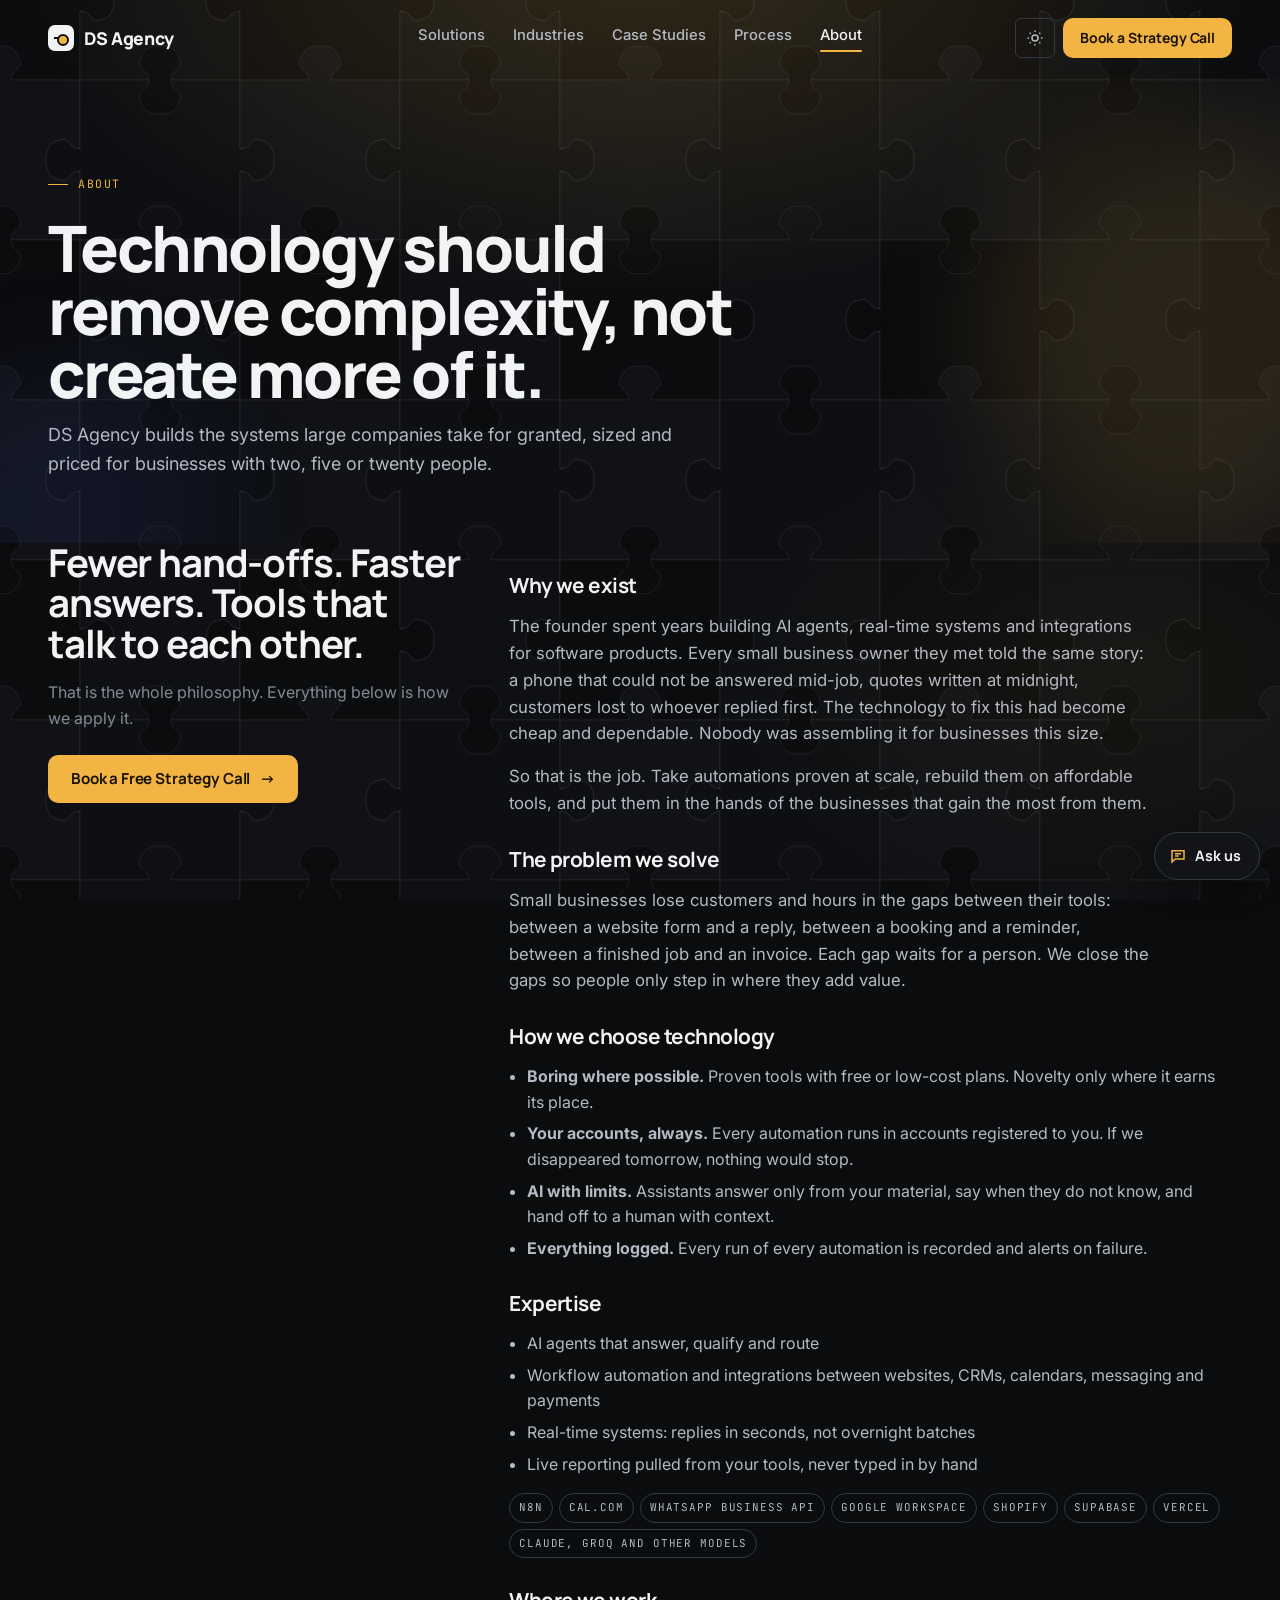
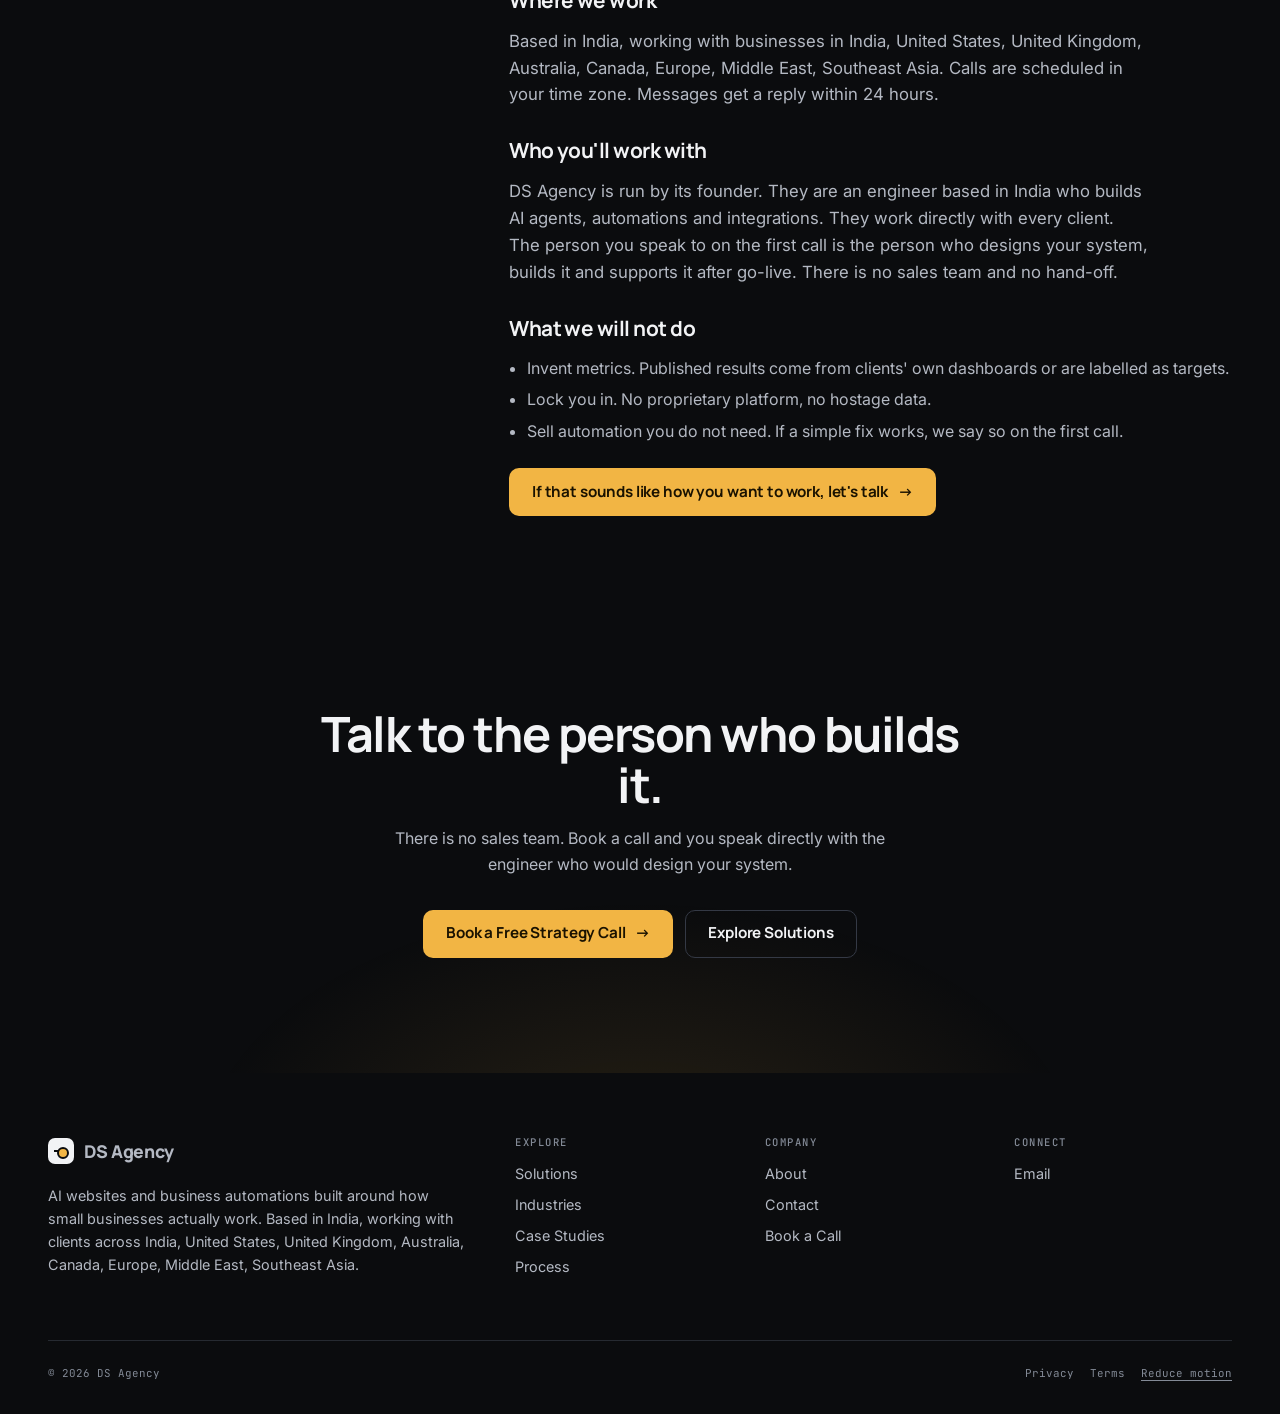
<file: about.html>
<!doctype html>
<html lang="en">
<head>
  <meta charset="utf-8">
  <meta name="viewport" content="width=device-width, initial-scale=1">
  <title>About</title>
  <meta name="description" content="Why this AI automation agency exists, what problem it solves, how it chooses technology, and where it works.">
  <link rel="icon" href="data:image/svg+xml,%3Csvg xmlns='http://www.w3.org/2000/svg' viewBox='0 0 32 32'%3E%3Crect width='32' height='32' rx='8' fill='%23f2f3f5'/%3E%3Crect x='7' y='15' width='16' height='2' fill='%230b0c0e'/%3E%3Ccircle cx='23' cy='11' r='4' fill='%23f2b544' stroke='%230b0c0e' stroke-width='2'/%3E%3C/svg%3E">
  <link rel="preconnect" href="https://fonts.googleapis.com"><link rel="preconnect" href="https://fonts.gstatic.com" crossorigin>
  <link href="https://fonts.googleapis.com/css2?family=Manrope:wght@600;700;800&family=Inter:wght@400;500;600&family=JetBrains+Mono:wght@400;500&display=swap" rel="stylesheet">
  <script src="theme.js"></script>
  <link rel="stylesheet" href="styles.css">
  <link rel="stylesheet" href="conversion.css">
</head>
<body data-page="about">

  <section class="page-head with-shapes">
    <div class="shapes" aria-hidden="true"><i></i><i></i></div>
    <div class="wrap">
      <p class="eyebrow">About</p>
      <h1>Technology should remove complexity, not create more of it.</h1>
      <p class="lead"><span data-site="name"></span> builds the systems large companies take for granted, sized and priced for businesses with two, five or twenty people.</p>
    </div>
  </section>

  <section class="block tight" style="padding-top:0">
    <div class="wrap editorial">
      <aside class="side">
        <h2>Fewer hand-offs. Faster answers. Tools that talk to each other.</h2>
        <p class="muted">That is the whole philosophy. Everything below is how we apply it.</p>
        <div class="row" style="margin-top:var(--s3)"><a class="btn primary" href="book.html">Book a Free Strategy Call <span class="arr">→</span></a></div>
      </aside>
      <div class="body">
        <h3>Why we exist</h3>
        <p>The founder spent years building AI agents, real-time systems and integrations for software products. Every small business owner they met told the same story: a phone that could not be answered mid-job, quotes written at midnight, customers lost to whoever replied first. The technology to fix this had become cheap and dependable. Nobody was assembling it for businesses this size.</p>
        <p>So that is the job. Take automations proven at scale, rebuild them on affordable tools, and put them in the hands of the businesses that gain the most from them.</p>

        <h3>The problem we solve</h3>
        <p>Small businesses lose customers and hours in the gaps between their tools: between a website form and a reply, between a booking and a reminder, between a finished job and an invoice. Each gap waits for a person. We close the gaps so people only step in where they add value.</p>

        <h3>How we choose technology</h3>
        <ul>
          <li><strong>Boring where possible.</strong> Proven tools with free or low-cost plans. Novelty only where it earns its place.</li>
          <li><strong>Your accounts, always.</strong> Every automation runs in accounts registered to you. If we disappeared tomorrow, nothing would stop.</li>
          <li><strong>AI with limits.</strong> Assistants answer only from your material, say when they do not know, and hand off to a human with context.</li>
          <li><strong>Everything logged.</strong> Every run of every automation is recorded and alerts on failure.</li>
        </ul>

        <h3>Expertise</h3>
        <ul>
          <li>AI agents that answer, qualify and route</li>
          <li>Workflow automation and integrations between websites, CRMs, calendars, messaging and payments</li>
          <li>Real-time systems: replies in seconds, not overnight batches</li>
          <li>Live reporting pulled from your tools, never typed in by hand</li>
        </ul>
        <div class="tags" style="margin-top:var(--s2)">
          <span class="badge">n8n</span><span class="badge">Cal.com</span><span class="badge">WhatsApp Business API</span><span class="badge">Google Workspace</span><span class="badge">Shopify</span><span class="badge">Supabase</span><span class="badge">Vercel</span><span class="badge">Claude, Groq and other models</span>
        </div>

        <h3>Where we work</h3>
        <p>Based in <span data-site="base"></span>, working with businesses in <span data-site="regions"></span>. Calls are scheduled in your time zone. Messages get a reply within <span data-site="responseTime"></span>.</p>

        <h3>Who you'll work with</h3>
        <!-- Owner: add your name, one line of background and a photo here.
             Example: <img class="founder" src="assets/founder.jpg" alt="Your name, founder">
             Keep it factual. Do not add years of experience, client counts or credentials
             unless they are true and you can back them up. -->
        <p><span data-site="name"></span> is run by its founder. They are an engineer based in <span data-site="base"></span> who builds AI agents, automations and integrations. They work directly with every client. The person you speak to on the first call is the person who designs your system, builds it and supports it after go-live. There is no sales team and no hand-off.</p>

        <h3>What we will not do</h3>
        <ul>
          <li>Invent metrics. Published results come from clients' own dashboards or are labelled as targets.</li>
          <li>Lock you in. No proprietary platform, no hostage data.</li>
          <li>Sell automation you do not need. If a simple fix works, we say so on the first call.</li>
        </ul>
        <div class="row" style="margin-top:var(--s3)"><a class="btn primary" href="book.html">If that sounds like how you want to work, let's talk <span class="arr">→</span></a></div>
      </div>
    </div>
  </section>

  <section class="block cta-band">
    <div class="wrap">
      <h2>Talk to the person who builds it.</h2>
      <p>There is no sales team. Book a call and you speak directly with the engineer who would design your system.</p>
      <div class="actions"><a class="btn primary" href="book.html">Book a Free Strategy Call <span class="arr">→</span></a><a class="btn ghost" href="solutions.html">Explore Solutions</a></div>
    </div>
  </section>

  <script src="site.config.js"></script>
  <script src="data.js"></script>
  <script src="site.js"></script>
  <script src="chat.js"></script>
  <script src="conversion.js"></script>
</body>
</html>
</file>
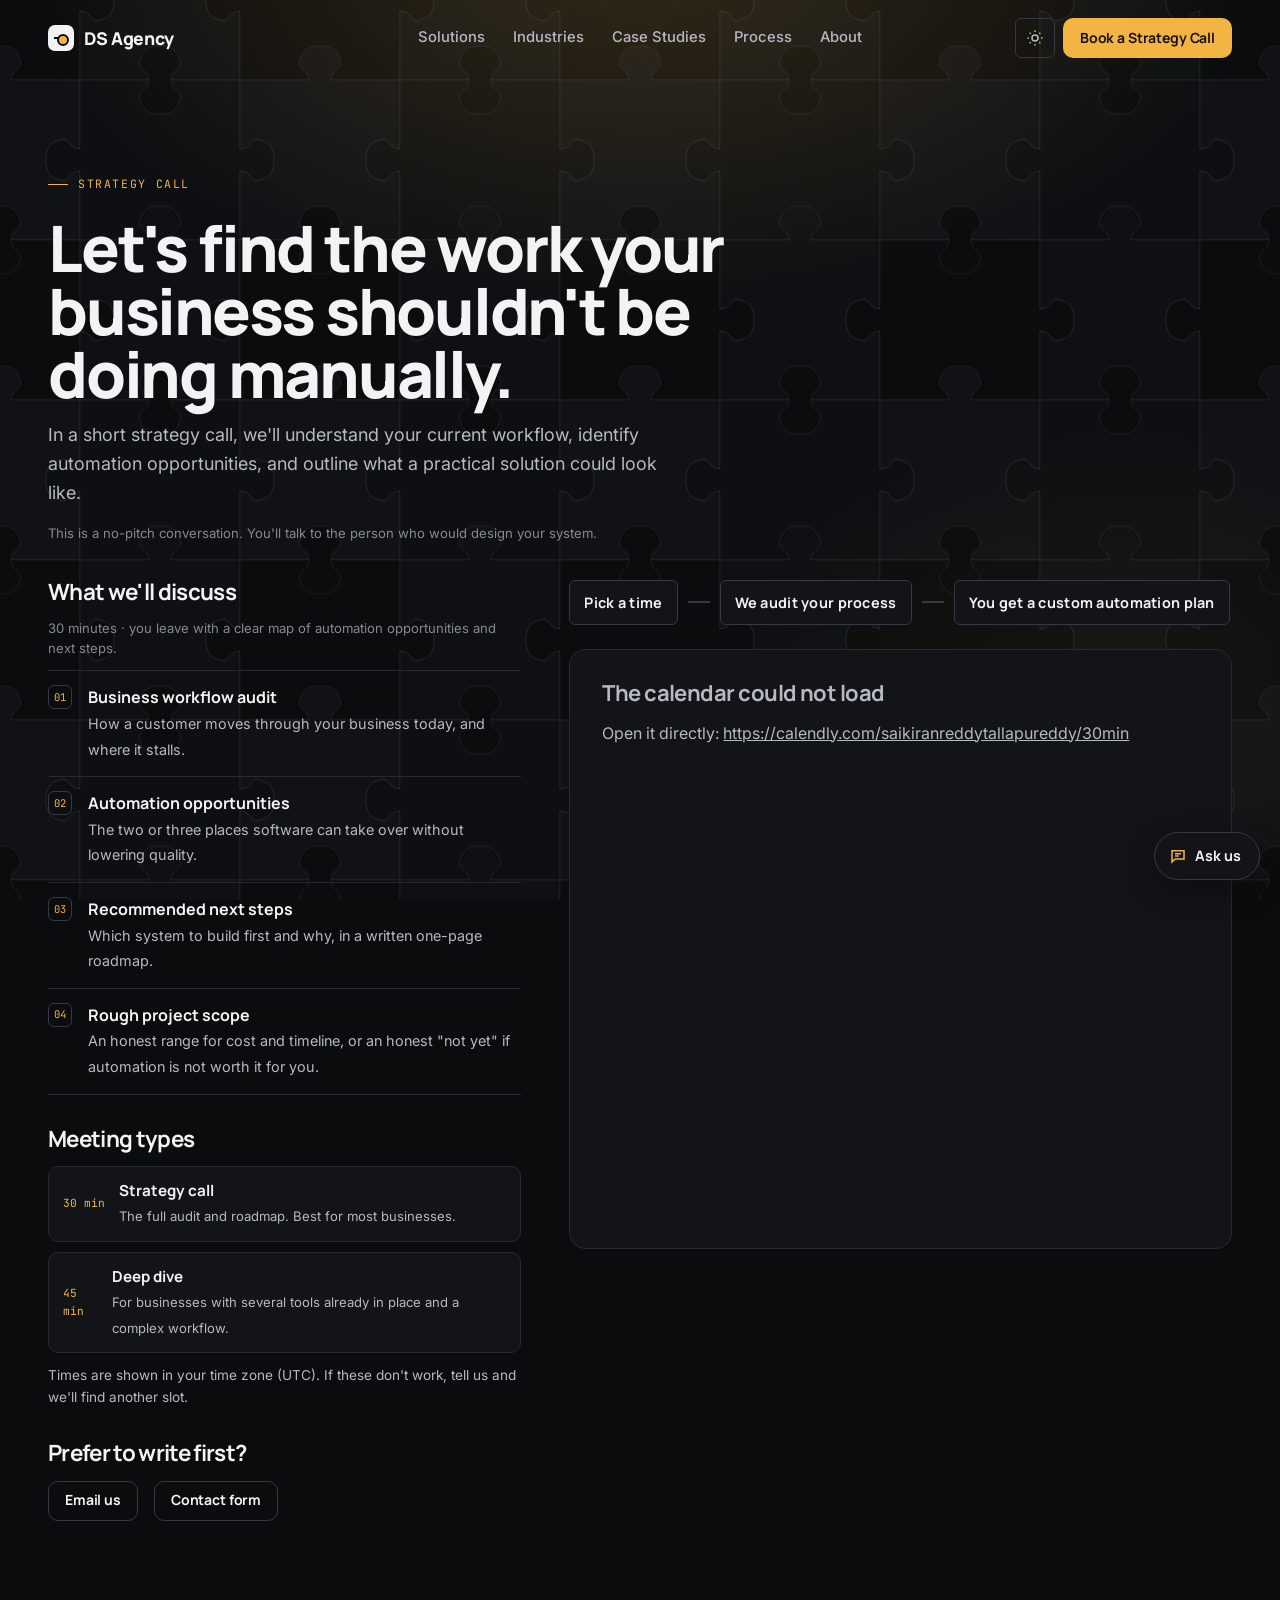
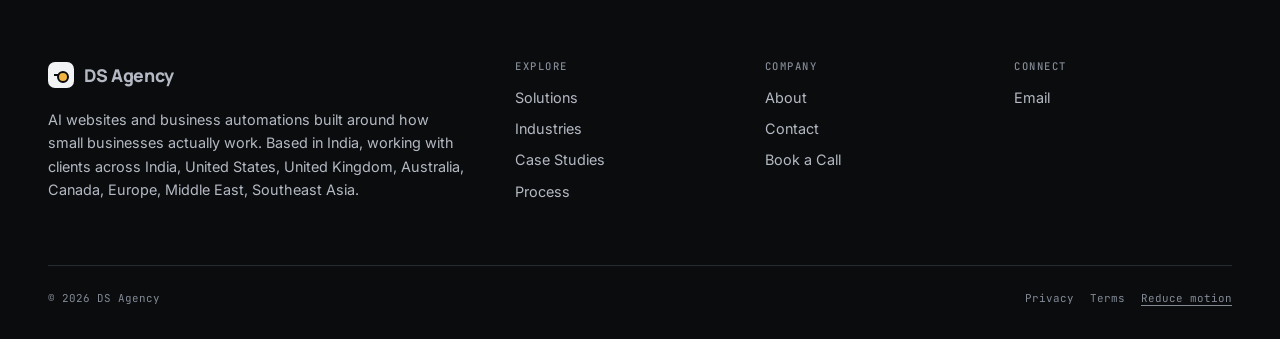
<file: book.html>
<!doctype html>
<html lang="en">
<head>
  <meta charset="utf-8">
  <meta name="viewport" content="width=device-width, initial-scale=1">
  <title>Book a Free Strategy Call</title>
  <meta name="description" content="Book a free strategy call. We'll understand your current workflow, identify automation opportunities and outline what a practical solution could look like.">
  <link rel="icon" href="data:image/svg+xml,%3Csvg xmlns='http://www.w3.org/2000/svg' viewBox='0 0 32 32'%3E%3Crect width='32' height='32' rx='8' fill='%23f2f3f5'/%3E%3Crect x='7' y='15' width='16' height='2' fill='%230b0c0e'/%3E%3Ccircle cx='23' cy='11' r='4' fill='%23f2b544' stroke='%230b0c0e' stroke-width='2'/%3E%3C/svg%3E">
  <link rel="preconnect" href="https://fonts.googleapis.com"><link rel="preconnect" href="https://fonts.gstatic.com" crossorigin>
  <link href="https://fonts.googleapis.com/css2?family=Manrope:wght@600;700;800&family=Inter:wght@400;500;600&family=JetBrains+Mono:wght@400;500&display=swap" rel="stylesheet">
  <script src="theme.js"></script>
  <link rel="stylesheet" href="styles.css">
  <link rel="stylesheet" href="conversion.css">
</head>
<body data-page="book">

  <section class="page-head" style="padding-bottom:var(--s3)">
    <div class="wrap">
      <p class="eyebrow">Strategy call</p>
      <h1>Let's find the work your business shouldn't be doing manually.</h1>
      <p class="lead">In a short strategy call, we'll understand your current workflow, identify automation opportunities, and outline what a practical solution could look like.</p>
      <p class="fine">This is a no-pitch conversation. You'll talk to the person who would design your system.</p>
    </div>
  </section>

  <section class="block tight" style="padding-top:0">
    <div class="wrap split">
      <div>
        <h2 style="font-size:1.4rem">What we'll discuss</h2>
        <p class="fine">30 minutes · you leave with a clear map of automation opportunities and next steps.</p>
        <ul class="agenda">
          <li><span class="i">01</span><div><b>Business workflow audit</b><span>How a customer moves through your business today, and where it stalls.</span></div></li>
          <li><span class="i">02</span><div><b>Automation opportunities</b><span>The two or three places software can take over without lowering quality.</span></div></li>
          <li><span class="i">03</span><div><b>Recommended next steps</b><span>Which system to build first and why, in a written one-page roadmap.</span></div></li>
          <li><span class="i">04</span><div><b>Rough project scope</b><span>An honest range for cost and timeline, or an honest "not yet" if automation is not worth it for you.</span></div></li>
        </ul>

        <h2 style="font-size:1.4rem;margin-top:var(--s4)">Meeting types</h2>
        <div class="meeting-types">
          <a class="mt" href="#cal-embed"><span class="dur">30 min</span><div><b>Strategy call</b><span>The full audit and roadmap. Best for most businesses.</span></div></a>
          <a class="mt" id="cal-alt" href="#"><span class="dur">45 min</span><div><b>Deep dive</b><span>For businesses with several tools already in place and a complex workflow.</span></div></a>
        </div>
        <p class="tz">Times are shown in your time zone. If these don't work, tell us and we'll find another slot.</p>

        <h2 style="font-size:1.4rem;margin-top:var(--s4)">Prefer to write first?</h2>
        <div class="row">
          <a class="btn ghost sm" data-contact="email" href="#">Email us</a>
          <a class="btn ghost sm" data-contact="whatsapp" href="#">WhatsApp</a>
          <a class="btn ghost sm" href="contact.html">Contact form</a>
        </div>
      </div>

      <div>
        <div class="explainer" data-render="explainer" aria-label="How the call works"></div>
        <div class="embed" id="cal-embed" aria-label="Booking calendar"></div>
      </div>
    </div>
  </section>

  <script src="site.config.js"></script>
  <script src="data.js"></script>
  <script src="site.js"></script>
  <script src="chat.js"></script>
  <script src="conversion.js"></script>
</body>
</html>
</file>
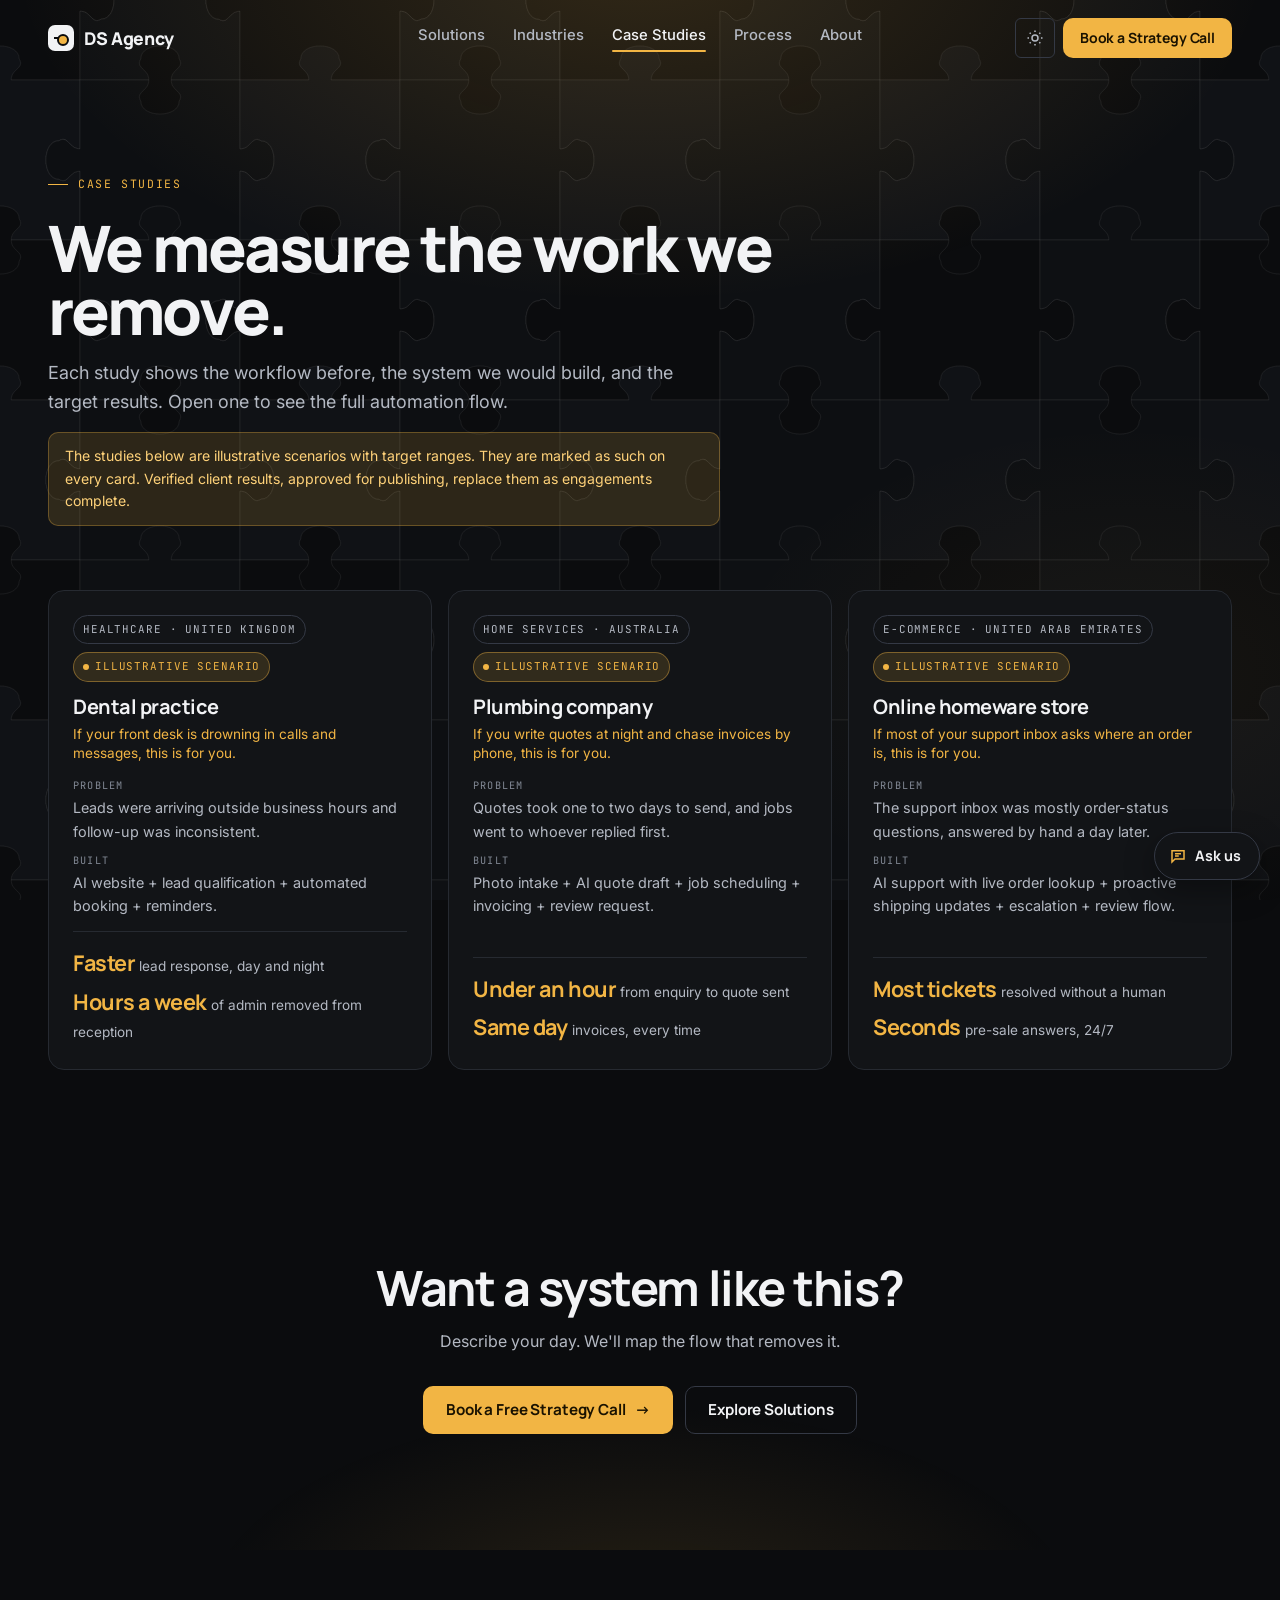
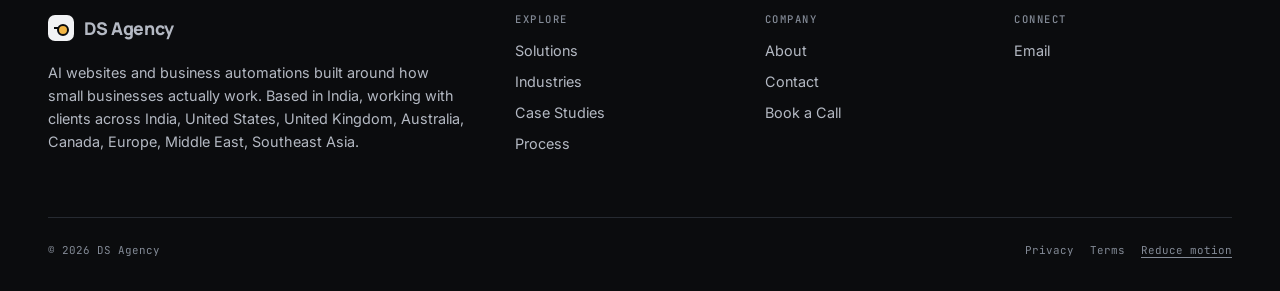
<file: case-studies.html>
<!doctype html>
<html lang="en">
<head>
  <meta charset="utf-8">
  <meta name="viewport" content="width=device-width, initial-scale=1">
  <title>Case Studies</title>
  <meta name="description" content="How AI websites and business automations remove manual work: dental practice, plumbing company and online store scenarios with the systems built and the outcomes targeted.">
  <link rel="icon" href="data:image/svg+xml,%3Csvg xmlns='http://www.w3.org/2000/svg' viewBox='0 0 32 32'%3E%3Crect width='32' height='32' rx='8' fill='%23f2f3f5'/%3E%3Crect x='7' y='15' width='16' height='2' fill='%230b0c0e'/%3E%3Ccircle cx='23' cy='11' r='4' fill='%23f2b544' stroke='%230b0c0e' stroke-width='2'/%3E%3C/svg%3E">
  <link rel="preconnect" href="https://fonts.googleapis.com"><link rel="preconnect" href="https://fonts.gstatic.com" crossorigin>
  <link href="https://fonts.googleapis.com/css2?family=Manrope:wght@600;700;800&family=Inter:wght@400;500;600&family=JetBrains+Mono:wght@400;500&display=swap" rel="stylesheet">
  <script src="theme.js"></script>
  <link rel="stylesheet" href="styles.css">
  <link rel="stylesheet" href="conversion.css">
</head>
<body data-page="case-studies">

  <section class="page-head">
    <div class="wrap">
      <p class="eyebrow">Case studies</p>
      <h1>We measure the work we remove.</h1>
      <p class="lead">Each study shows the workflow before, the system we would build, and the target results. Open one to see the full automation flow.</p>
      <p class="note" style="max-width:42rem">The studies below are illustrative scenarios with target ranges. They are marked as such on every card. Verified client results, approved for publishing, replace them as engagements complete.</p>
    </div>
  </section>

  <section class="block tight" style="padding-top:0">
    <div class="wrap">
      <div class="cases" data-render="cases"></div>
    </div>
  </section>

  <section class="block cta-band">
    <div class="wrap">
      <h2>Want a system like this?</h2>
      <p>Describe your day. We'll map the flow that removes it.</p>
      <div class="actions"><a class="btn primary" href="book.html">Book a Free Strategy Call <span class="arr">→</span></a><a class="btn ghost" href="solutions.html">Explore Solutions</a></div>
    </div>
  </section>

  <script src="site.config.js"></script>
  <script src="data.js"></script>
  <script src="site.js"></script>
  <script src="chat.js"></script>
  <script src="conversion.js"></script>
</body>
</html>
</file>
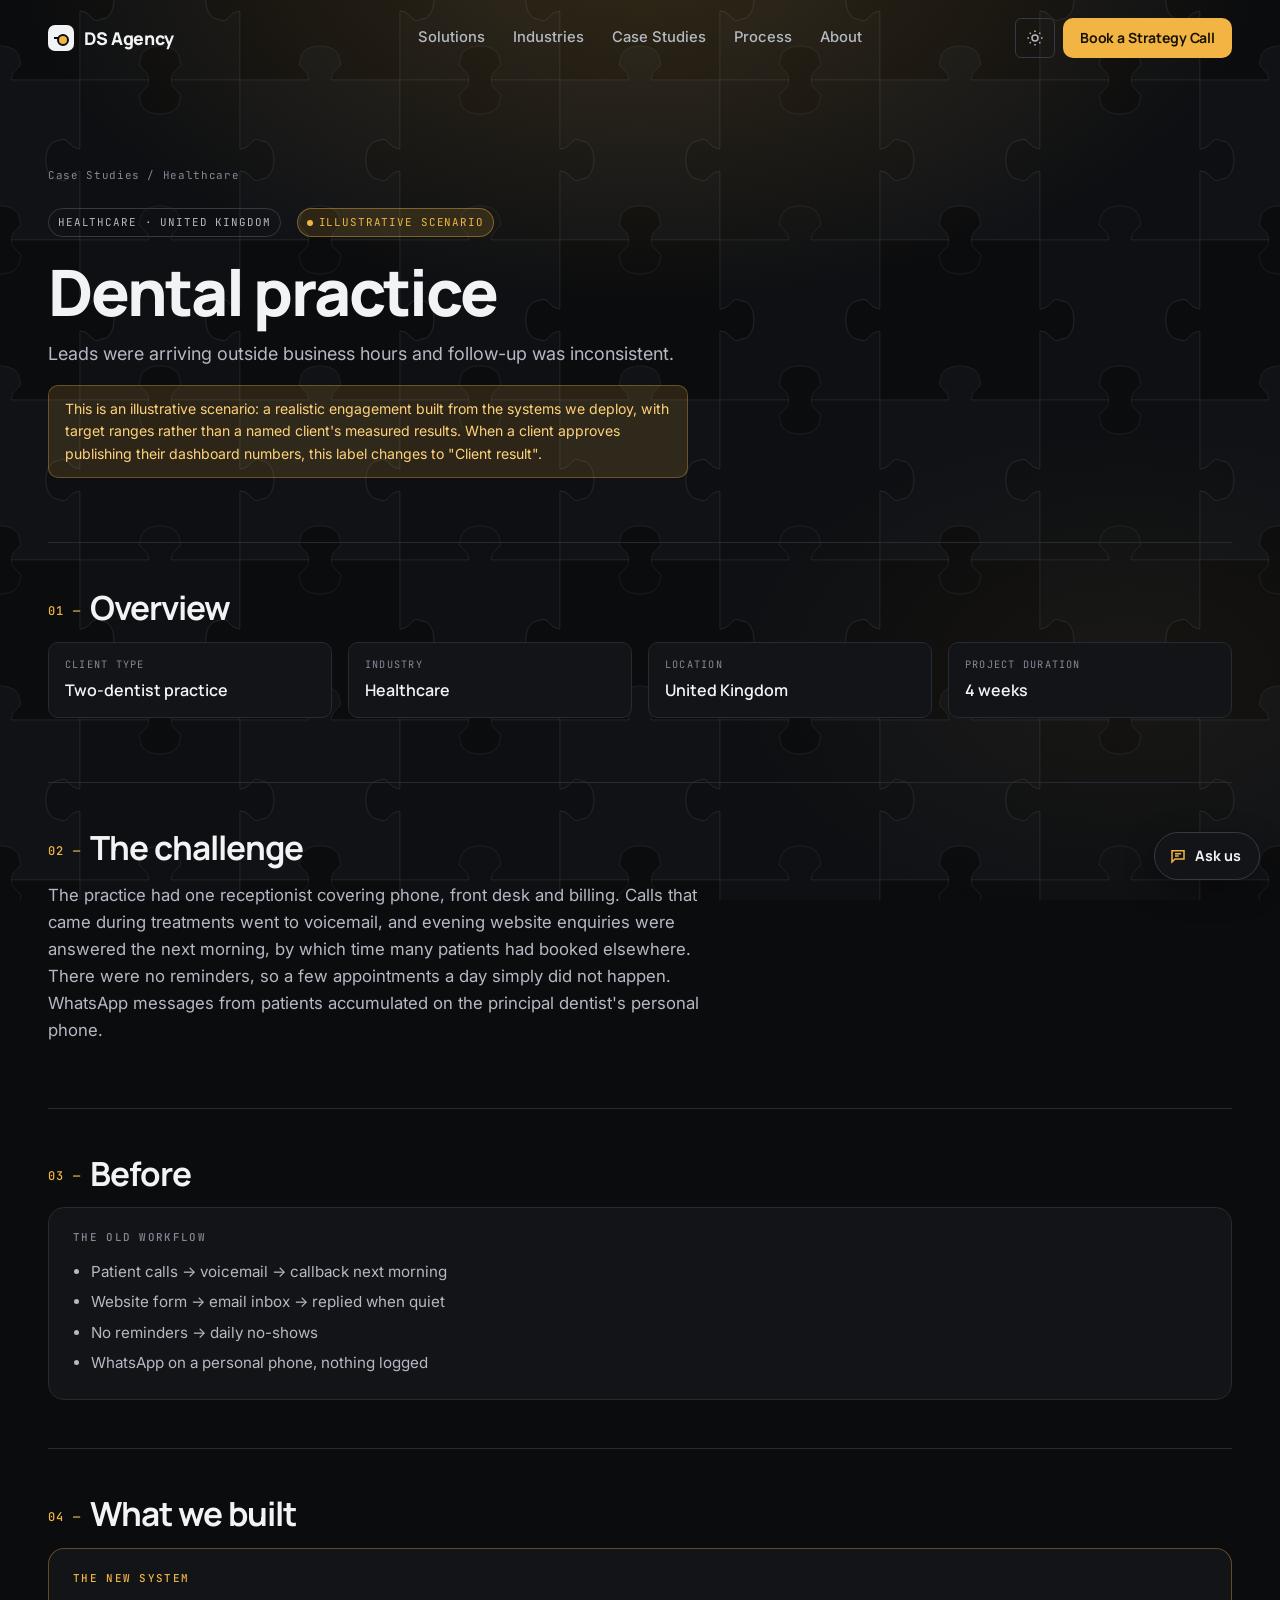
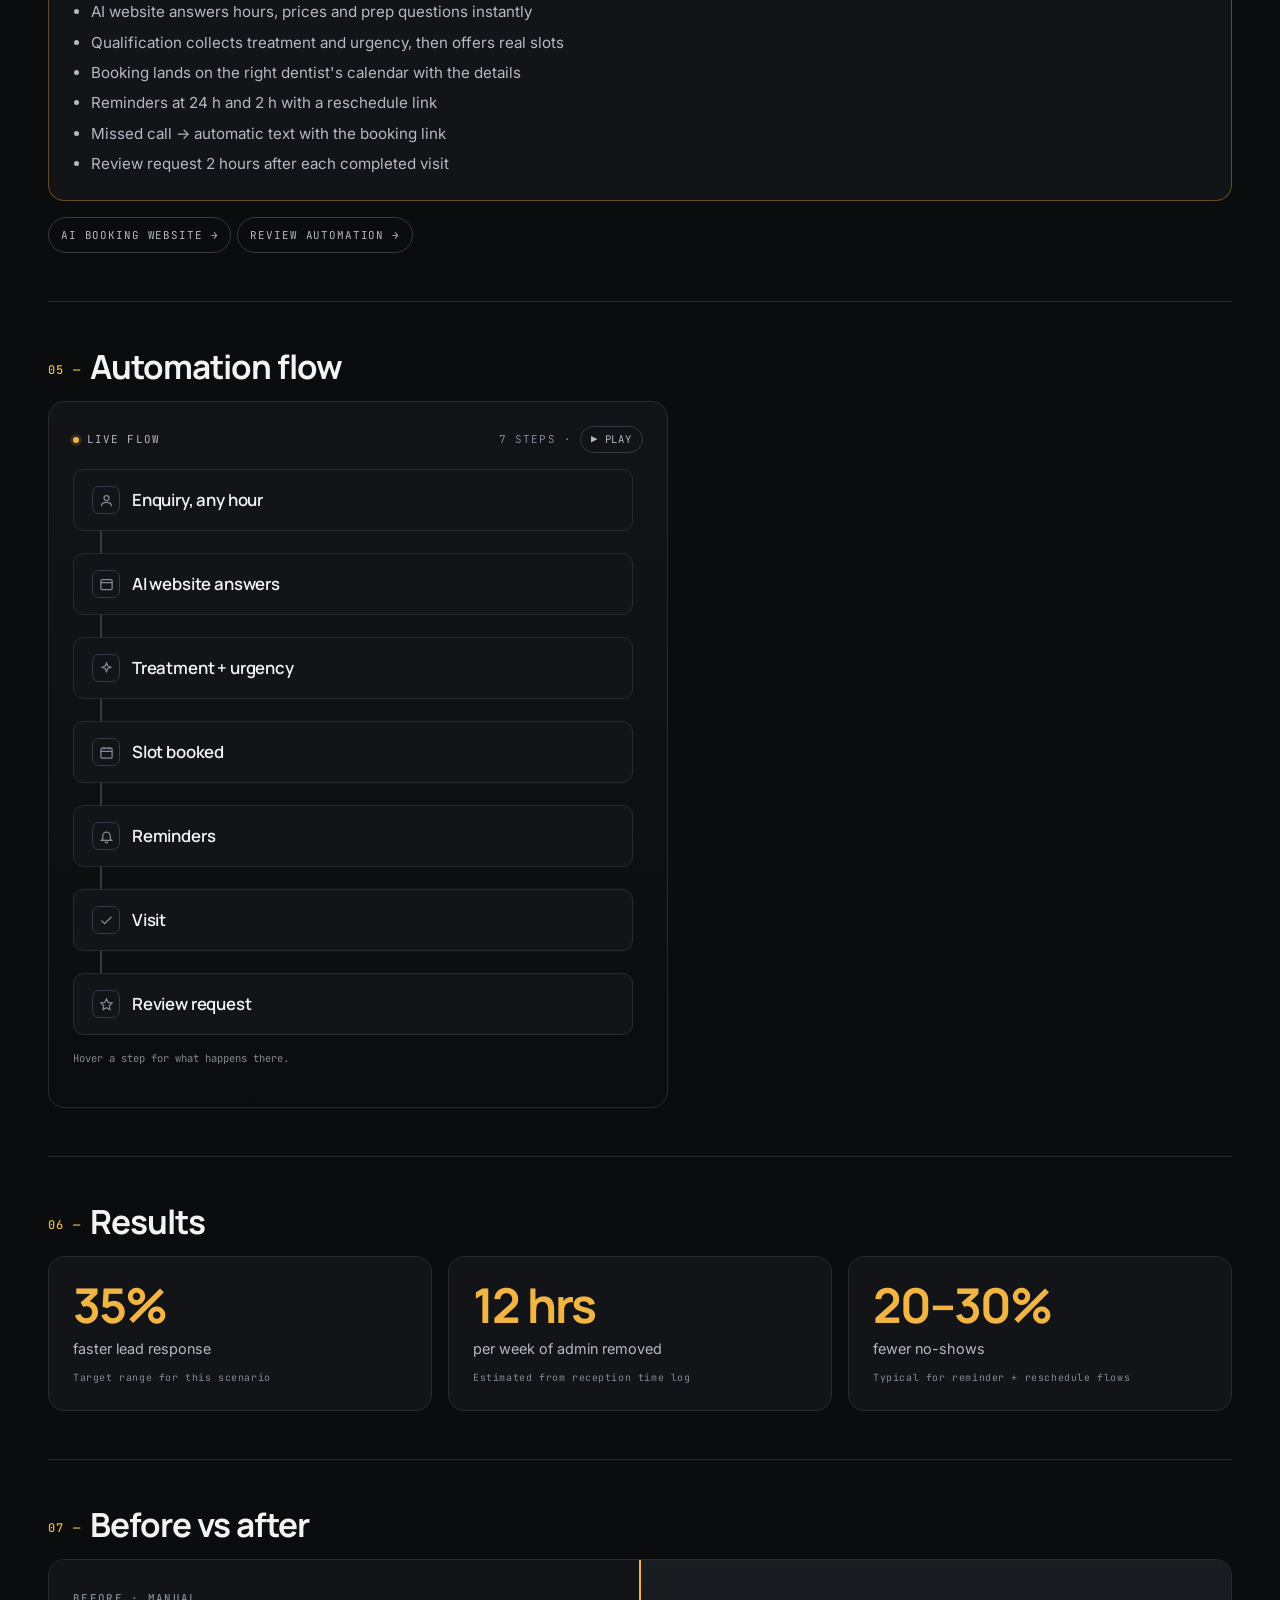
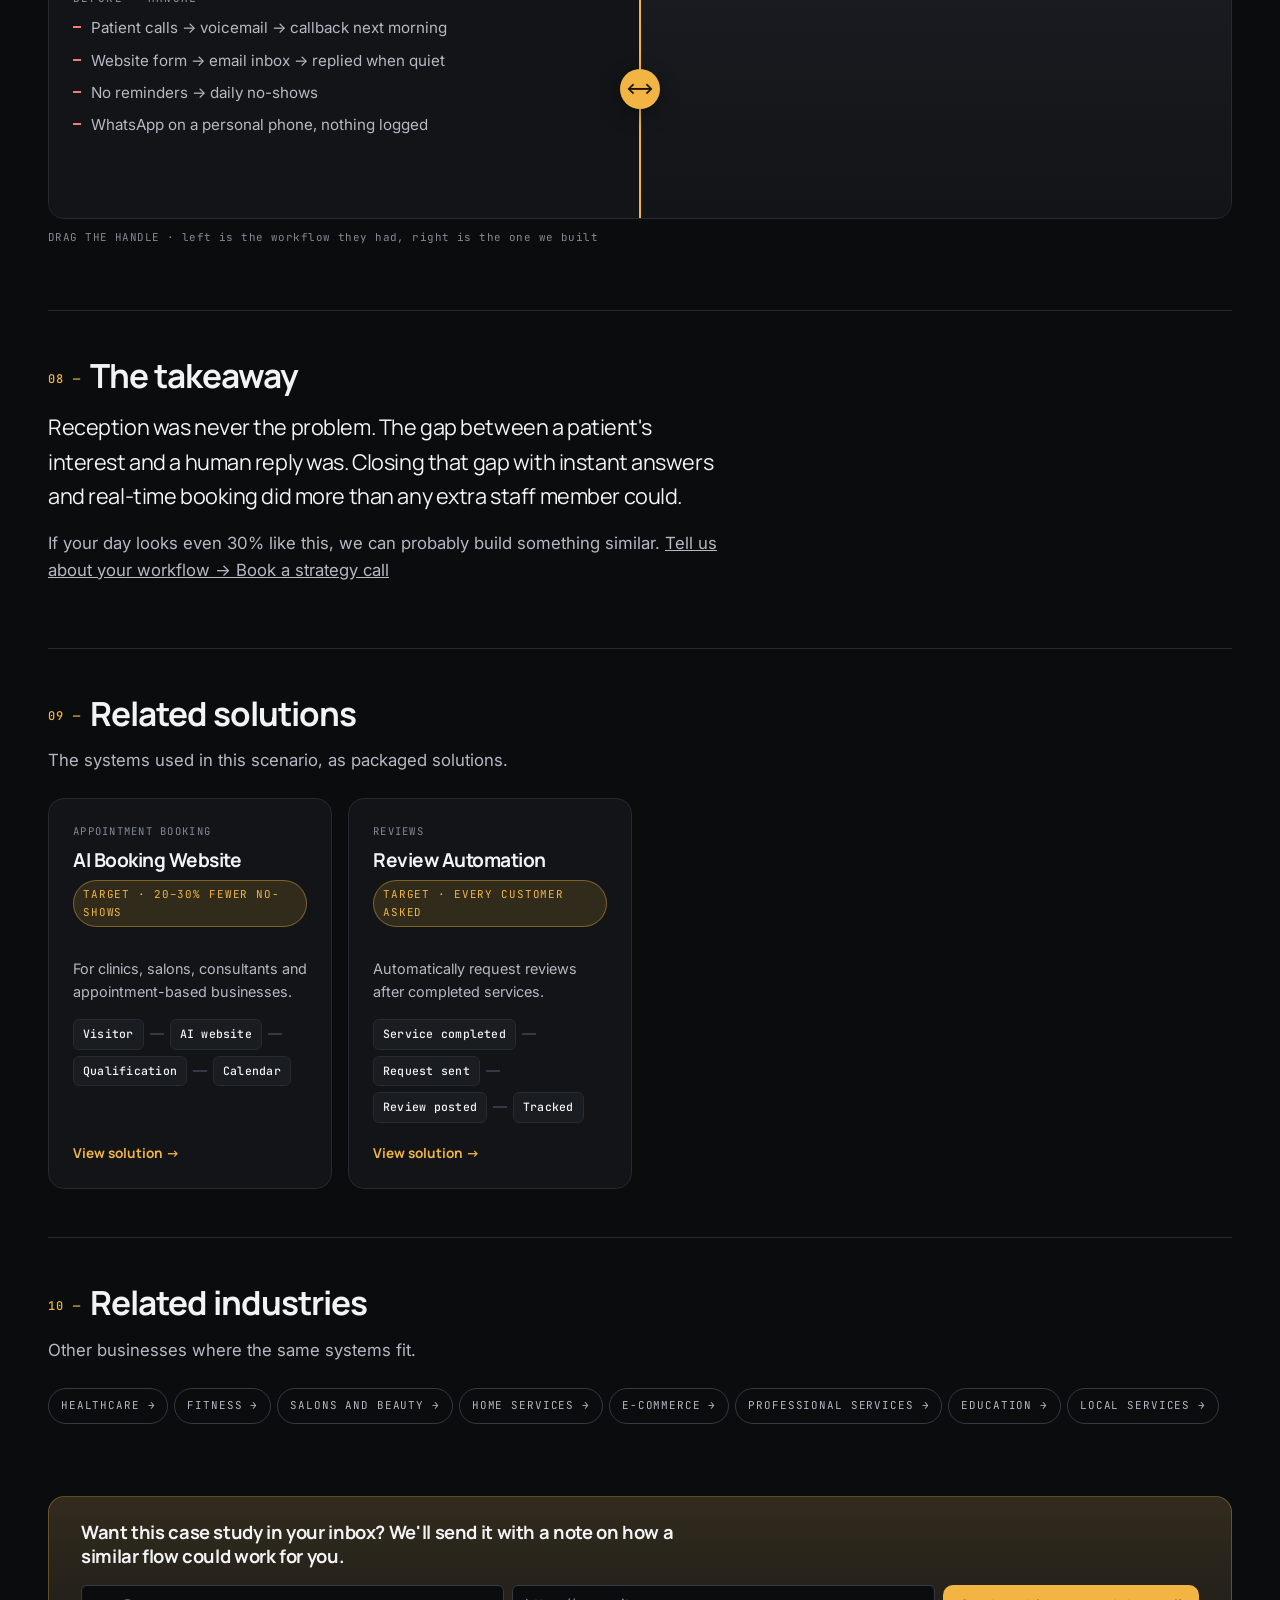
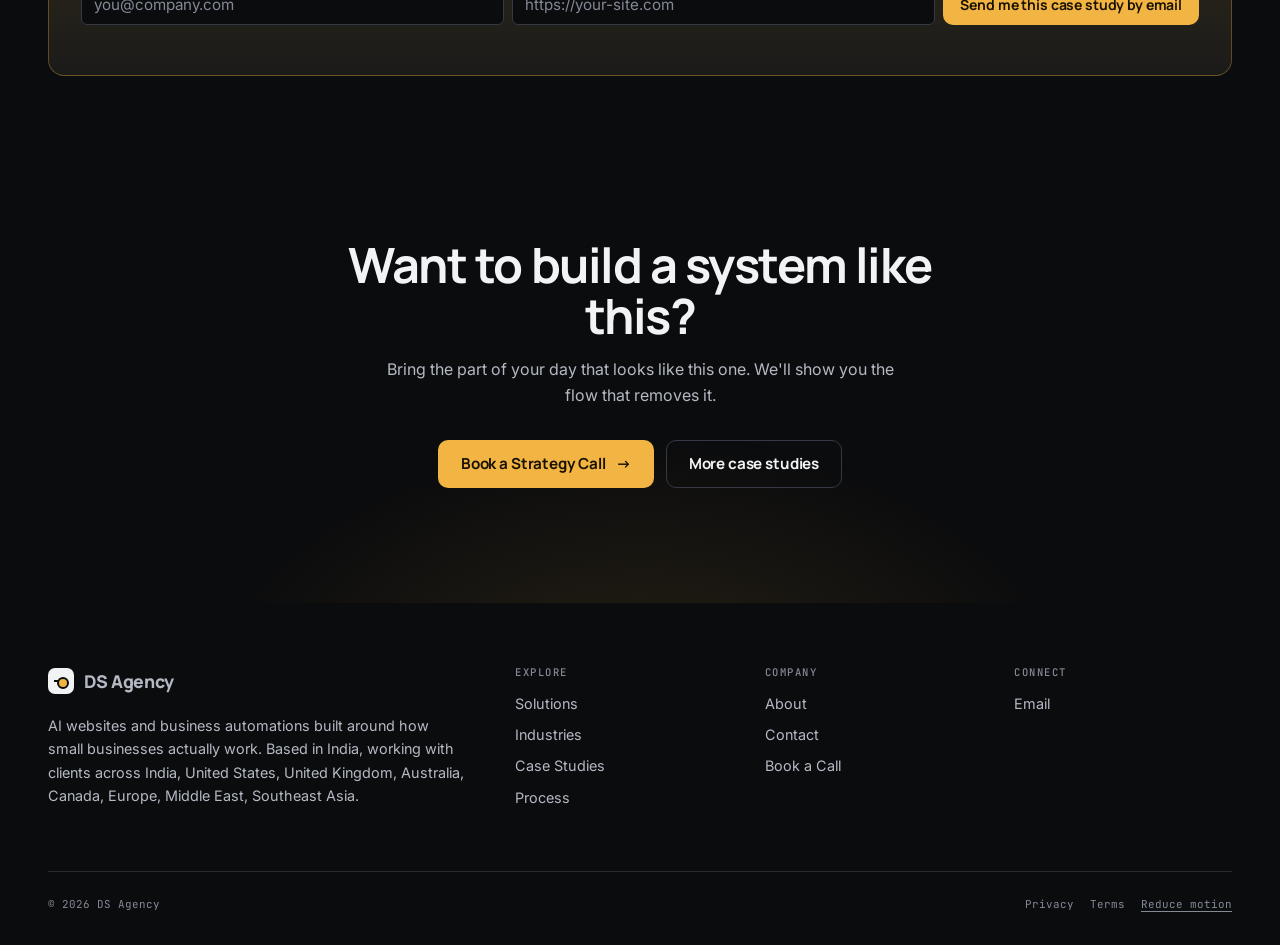
<file: case-study.html>
<!doctype html>
<html lang="en">
<head>
  <meta charset="utf-8">
  <meta name="viewport" content="width=device-width, initial-scale=1">
  <title>Case study</title>
  <meta name="description" content="Case study: the challenge, the workflow before, the system we built, the automation flow and the results.">
  <link rel="icon" href="data:image/svg+xml,%3Csvg xmlns='http://www.w3.org/2000/svg' viewBox='0 0 32 32'%3E%3Crect width='32' height='32' rx='8' fill='%23f2f3f5'/%3E%3Crect x='7' y='15' width='16' height='2' fill='%230b0c0e'/%3E%3Ccircle cx='23' cy='11' r='4' fill='%23f2b544' stroke='%230b0c0e' stroke-width='2'/%3E%3C/svg%3E">
  <link rel="preconnect" href="https://fonts.googleapis.com"><link rel="preconnect" href="https://fonts.gstatic.com" crossorigin>
  <link href="https://fonts.googleapis.com/css2?family=Manrope:wght@600;700;800&family=Inter:wght@400;500;600&family=JetBrains+Mono:wght@400;500&display=swap" rel="stylesheet">
  <script src="theme.js"></script>
  <link rel="stylesheet" href="styles.css">
  <link rel="stylesheet" href="conversion.css">
</head>
<body data-page="case-study">
  <main id="case-root"></main>
  <script src="site.config.js"></script>
  <script src="data.js"></script>
  <script src="site.js"></script>
  <script src="chat.js"></script>
  <script src="conversion.js"></script>
</body>
</html>
</file>
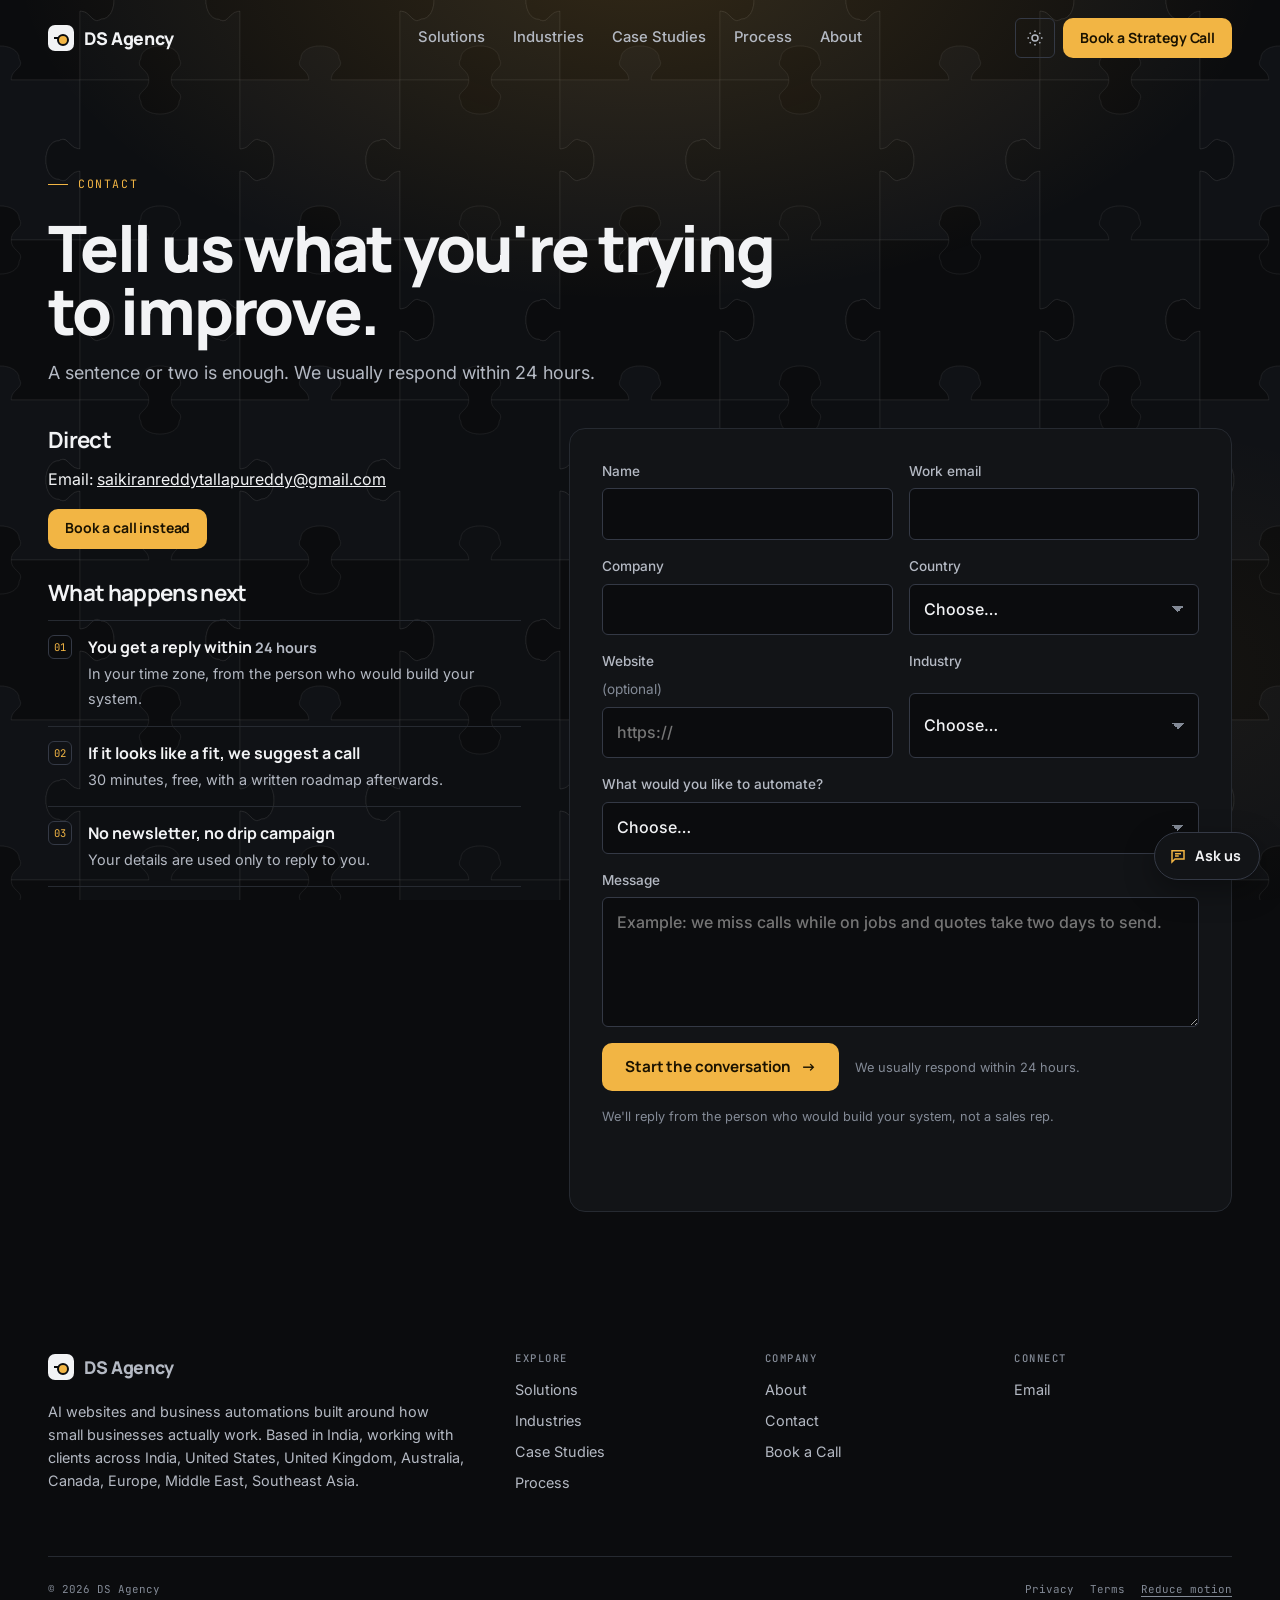
<file: contact.html>
<!doctype html>
<html lang="en">
<head>
  <meta charset="utf-8">
  <meta name="viewport" content="width=device-width, initial-scale=1">
  <title>Contact</title>
  <meta name="description" content="Tell us what you're trying to improve. We usually respond within 24 hours.">
  <link rel="icon" href="data:image/svg+xml,%3Csvg xmlns='http://www.w3.org/2000/svg' viewBox='0 0 32 32'%3E%3Crect width='32' height='32' rx='8' fill='%23f2f3f5'/%3E%3Crect x='7' y='15' width='16' height='2' fill='%230b0c0e'/%3E%3Ccircle cx='23' cy='11' r='4' fill='%23f2b544' stroke='%230b0c0e' stroke-width='2'/%3E%3C/svg%3E">
  <link rel="preconnect" href="https://fonts.googleapis.com"><link rel="preconnect" href="https://fonts.gstatic.com" crossorigin>
  <link href="https://fonts.googleapis.com/css2?family=Manrope:wght@600;700;800&family=Inter:wght@400;500;600&family=JetBrains+Mono:wght@400;500&display=swap" rel="stylesheet">
  <script src="theme.js"></script>
  <link rel="stylesheet" href="styles.css">
  <link rel="stylesheet" href="conversion.css">
</head>
<body data-page="contact">

  <section class="page-head" style="padding-bottom:var(--s3)">
    <div class="wrap">
      <p class="eyebrow">Contact</p>
      <h1>Tell us what you're trying to improve.</h1>
      <p class="lead">A sentence or two is enough. We usually respond within <span data-site="responseTime">24 hours</span>.</p>
    </div>
  </section>

  <section class="block tight" style="padding-top:0">
    <div class="wrap split">
      <div>
        <h2 style="font-size:1.4rem">Direct</h2>
        <p>Email: <a data-site="email" href="#"></a></p>
        <div class="row">
          <a class="btn ghost sm" data-contact="whatsapp" href="#">Message on WhatsApp</a>
          <a class="btn primary sm" href="book.html">Book a call instead</a>
        </div>
        <h2 style="font-size:1.4rem;margin-top:var(--s4)">What happens next</h2>
        <ul class="agenda">
          <li><span class="i">01</span><div><b>You get a reply within <span data-site="responseTime">24 hours</span></b><span>In your time zone, from the person who would build your system.</span></div></li>
          <li><span class="i">02</span><div><b>If it looks like a fit, we suggest a call</b><span>30 minutes, free, with a written roadmap afterwards.</span></div></li>
          <li><span class="i">03</span><div><b>No newsletter, no drip campaign</b><span>Your details are used only to reply to you.</span></div></li>
        </ul>
      </div>

      <form class="contact" novalidate>
        <!-- Hidden fields feed future automations: new lead -> CRM + follow-up -->
        <input type="hidden" name="source_page" value="">
        <input type="hidden" name="timezone" value="">
        <input type="hidden" name="_subject" value="New website enquiry">
        <input type="hidden" name="source" value="contact_page">
        <input type="checkbox" name="botcheck" style="display:none" tabindex="-1" autocomplete="off">
        <div class="two">
          <label>Name <input type="text" name="name" required autocomplete="name"><span class="err-msg">Enter your name.</span></label>
          <label>Work email <input type="email" name="email" required autocomplete="email"><span class="err-msg">Enter a valid email address.</span></label>
        </div>
        <div class="two">
          <label>Company <input type="text" name="company" autocomplete="organization"></label>
          <label>Country
            <select name="country" required>
              <option value="">Choose…</option>
              <option>India</option><option>United States</option><option>United Kingdom</option><option>Australia</option><option>Canada</option><option>United Arab Emirates</option><option>Saudi Arabia</option><option>Singapore</option><option>Malaysia</option><option>Germany</option><option>Netherlands</option><option>Other</option>
            </select>
            <span class="err-msg">Choose your country.</span>
          </label>
        </div>
        <div class="two">
          <label>Website <span class="opt">(optional)</span> <input type="url" name="website" placeholder="https://" autocomplete="url"></label>
          <label>Industry
            <select name="industry" required>
              <option value="">Choose…</option>
              <option>Healthcare / clinic</option><option>Dental</option><option>Fitness</option><option>Salon / beauty</option><option>Home services</option><option>E-commerce</option><option>Agency</option><option>Consulting</option><option>Professional services</option><option>Education</option><option>Local services</option><option>Other</option>
            </select>
            <span class="err-msg">Choose your industry.</span>
          </label>
        </div>
        <label>What would you like to automate?
          <select name="automate" required>
            <option value="">Choose…</option>
            <option>Lead capture and follow-up</option><option>Appointment booking</option><option>Customer support</option><option>WhatsApp workflows</option><option>CRM and data entry</option><option>Reviews</option><option>Internal operations and reporting</option><option>Not sure yet</option>
          </select>
          <span class="err-msg">Pick the closest option.</span>
        </label>
        <label>Message
          <textarea name="message" required placeholder="Example: we miss calls while on jobs and quotes take two days to send."></textarea>
          <span class="err-msg">Tell us a little about the problem.</span>
        </label>
        <div class="row">
          <button class="btn primary" type="submit">Start the conversation <span class="arr">→</span></button>
          <p class="fine">We usually respond within <span data-site="responseTime">24 hours</span>.</p>
        </div>
        <p class="fine">We'll reply from the person who would build your system, not a sales rep.</p>
        <p class="status" role="status" aria-live="polite"></p>
      </form>
    </div>
  </section>

  <script src="site.config.js"></script>
  <script src="data.js"></script>
  <script src="site.js"></script>
  <script src="chat.js"></script>
  <script src="conversion.js"></script>
</body>
</html>
</file>
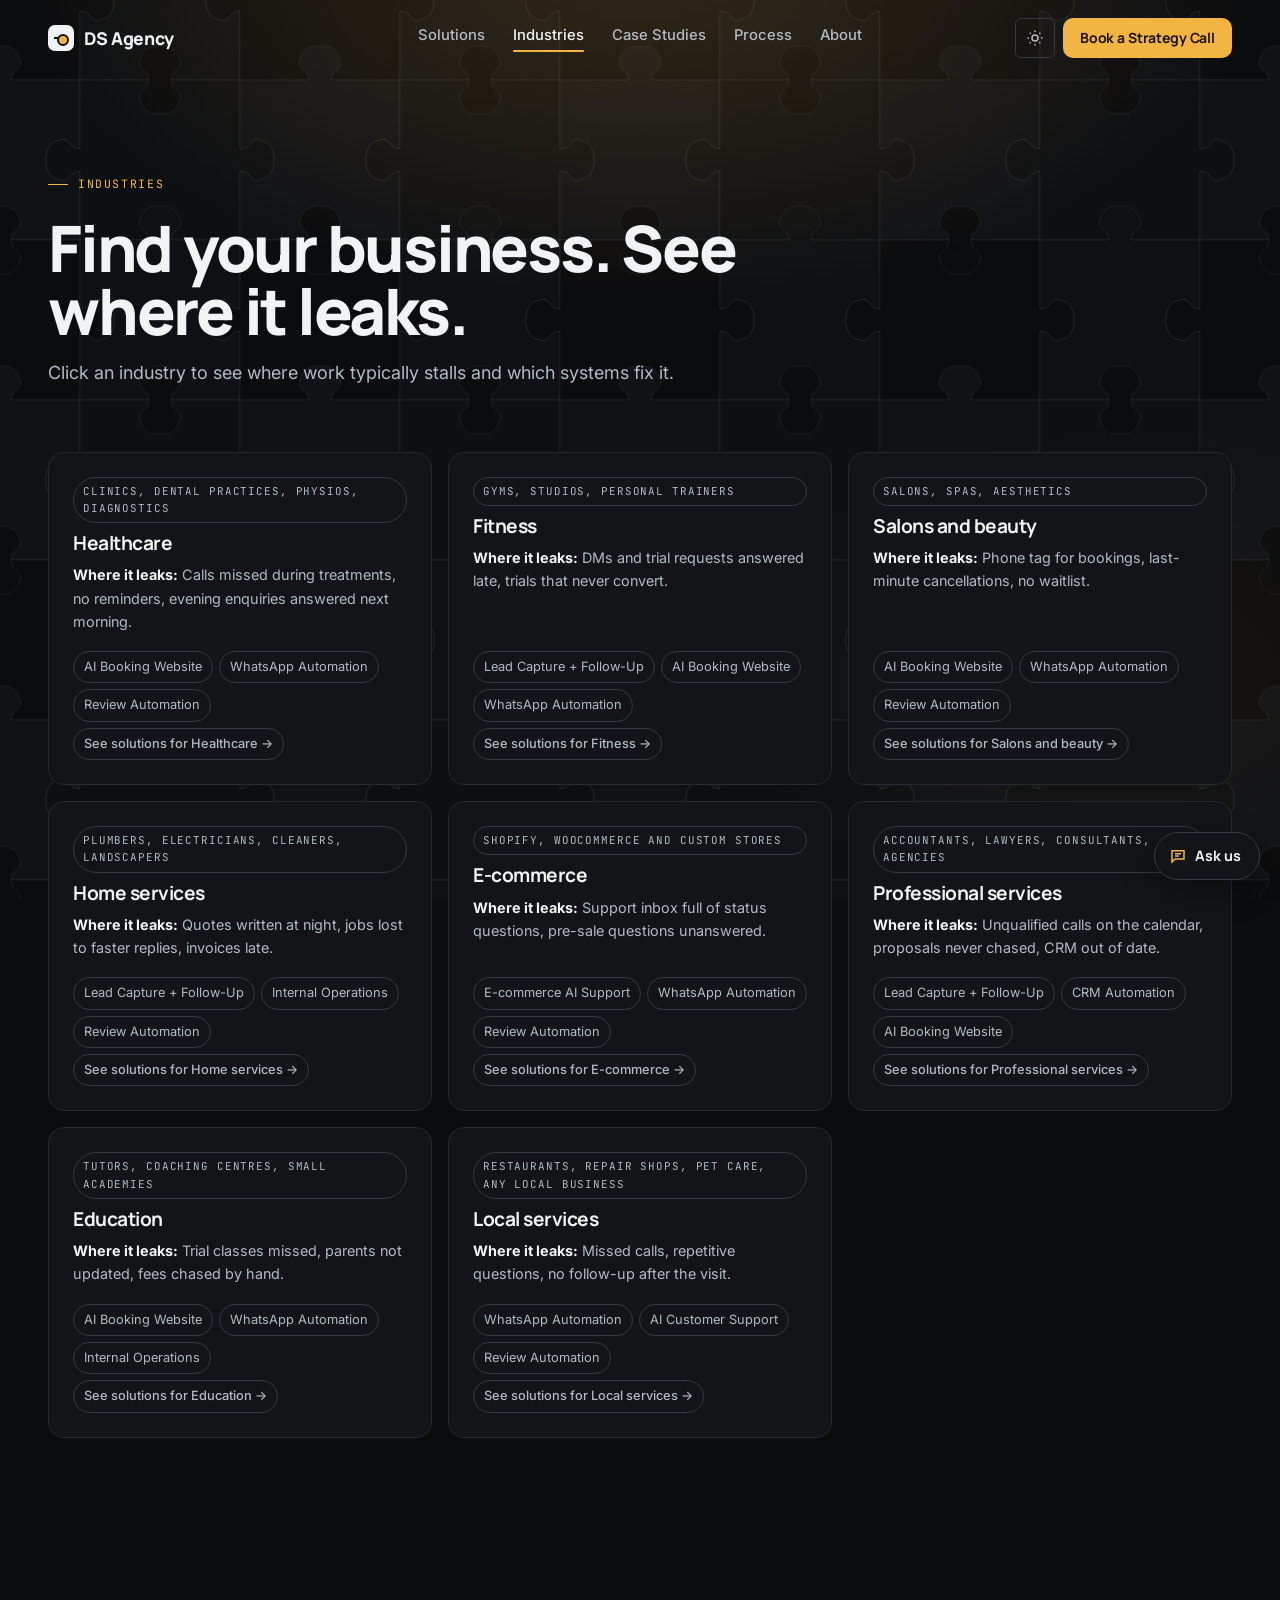
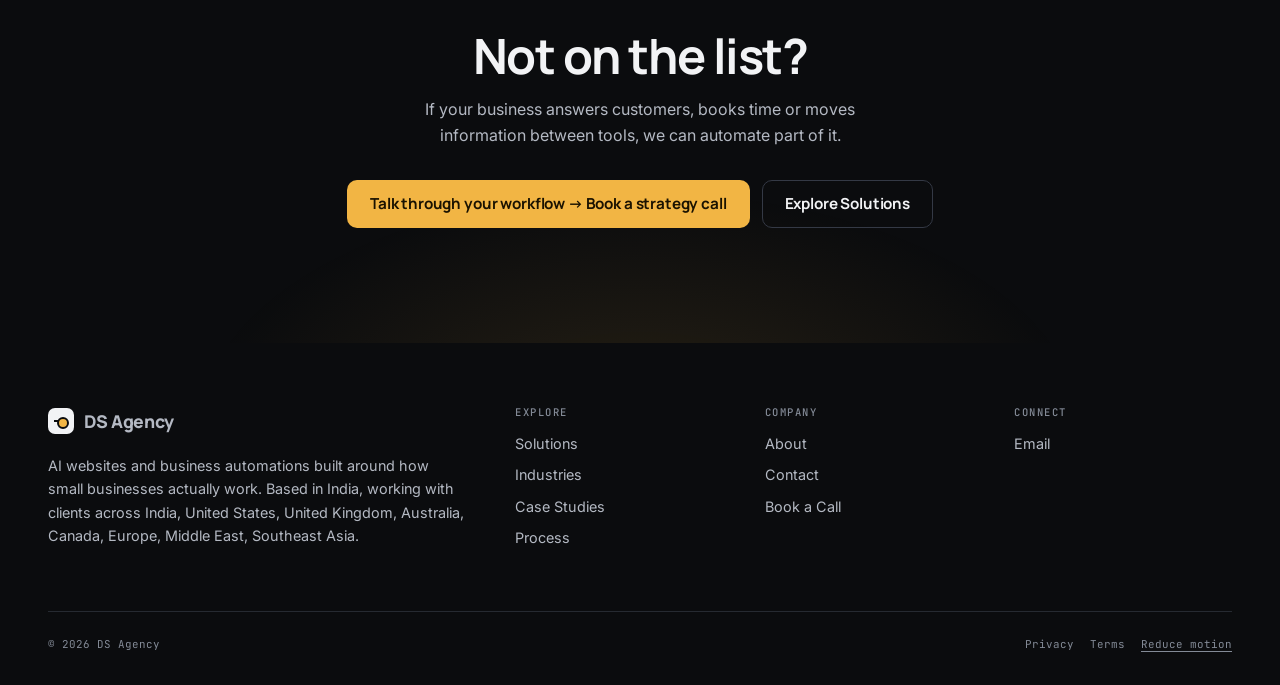
<file: industries.html>
<!doctype html>
<html lang="en">
<head>
  <meta charset="utf-8">
  <meta name="viewport" content="width=device-width, initial-scale=1">
  <title>Industries</title>
  <meta name="description" content="AI websites and automations for clinics, dental practices, gyms, salons, home services, e-commerce, professional services, education and local businesses.">
  <link rel="icon" href="data:image/svg+xml,%3Csvg xmlns='http://www.w3.org/2000/svg' viewBox='0 0 32 32'%3E%3Crect width='32' height='32' rx='8' fill='%23f2f3f5'/%3E%3Crect x='7' y='15' width='16' height='2' fill='%230b0c0e'/%3E%3Ccircle cx='23' cy='11' r='4' fill='%23f2b544' stroke='%230b0c0e' stroke-width='2'/%3E%3C/svg%3E">
  <link rel="preconnect" href="https://fonts.googleapis.com"><link rel="preconnect" href="https://fonts.gstatic.com" crossorigin>
  <link href="https://fonts.googleapis.com/css2?family=Manrope:wght@600;700;800&family=Inter:wght@400;500;600&family=JetBrains+Mono:wght@400;500&display=swap" rel="stylesheet">
  <script src="theme.js"></script>
  <link rel="stylesheet" href="styles.css">
  <link rel="stylesheet" href="conversion.css">
</head>
<body data-page="industries">

  <section class="page-head">
    <div class="wrap">
      <p class="eyebrow">Industries</p>
      <h1>Find your business. See where it leaks.</h1>
      <p class="lead">Click an industry to see where work typically stalls and which systems fix it.</p>
    </div>
  </section>

  <section class="block tight" style="padding-top:0">
    <div class="wrap">
      <div class="industries" data-render="industries"></div>
    </div>
  </section>

  <section class="block cta-band">
    <div class="wrap">
      <h2>Not on the list?</h2>
      <p>If your business answers customers, books time or moves information between tools, we can automate part of it.</p>
      <div class="actions"><a class="btn primary" href="book.html">Talk through your workflow → Book a strategy call</a><a class="btn ghost" href="solutions.html">Explore Solutions</a></div>
    </div>
  </section>

  <script src="site.config.js"></script>
  <script src="data.js"></script>
  <script src="site.js"></script>
  <script src="chat.js"></script>
  <script src="conversion.js"></script>
</body>
</html>
</file>
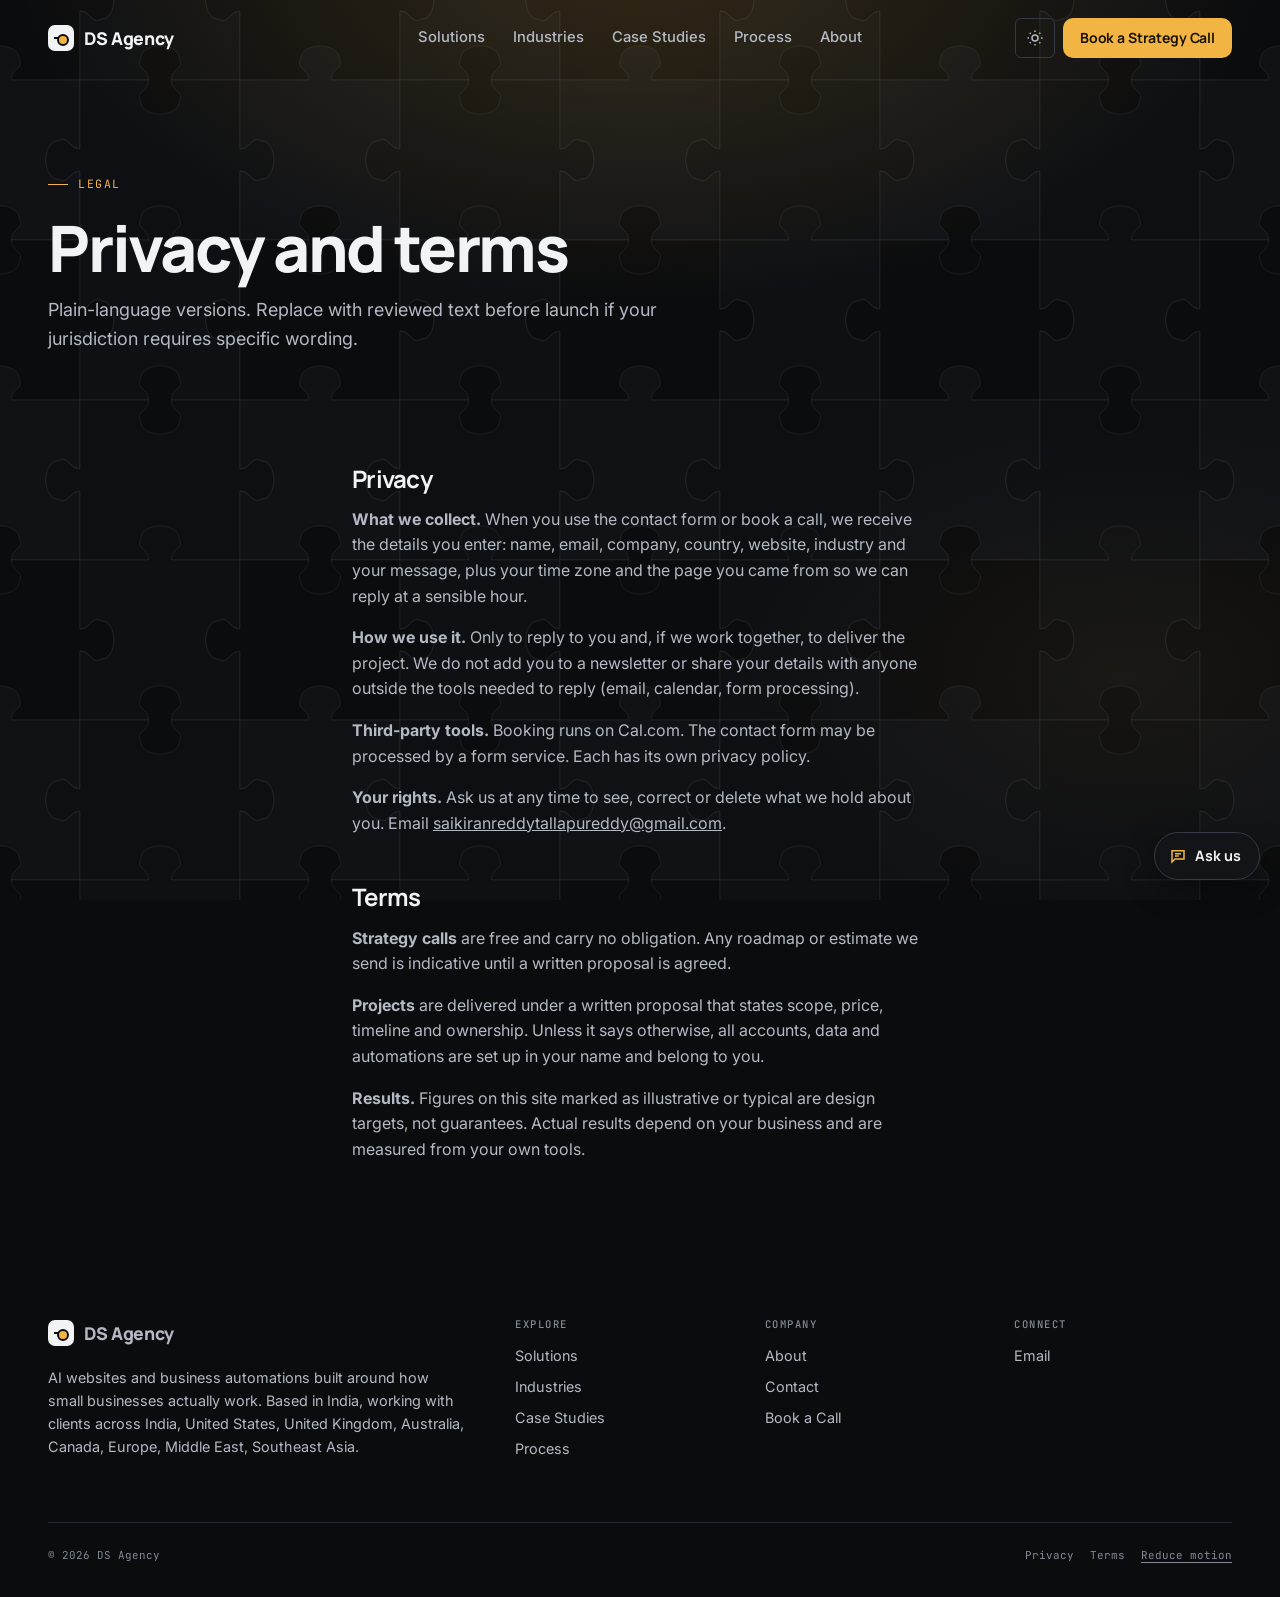
<file: legal.html>
<!doctype html>
<html lang="en">
<head>
  <meta charset="utf-8">
  <meta name="viewport" content="width=device-width, initial-scale=1">
  <title>Privacy and Terms</title>
  <meta name="description" content="Privacy policy and terms of service.">
  <link rel="icon" href="data:image/svg+xml,%3Csvg xmlns='http://www.w3.org/2000/svg' viewBox='0 0 32 32'%3E%3Crect width='32' height='32' rx='8' fill='%23f2f3f5'/%3E%3Crect x='7' y='15' width='16' height='2' fill='%230b0c0e'/%3E%3Ccircle cx='23' cy='11' r='4' fill='%23f2b544' stroke='%230b0c0e' stroke-width='2'/%3E%3C/svg%3E">
  <link rel="preconnect" href="https://fonts.googleapis.com"><link rel="preconnect" href="https://fonts.gstatic.com" crossorigin>
  <link href="https://fonts.googleapis.com/css2?family=Manrope:wght@600;700;800&family=Inter:wght@400;500;600&family=JetBrains+Mono:wght@400;500&display=swap" rel="stylesheet">
  <script src="theme.js"></script>
  <link rel="stylesheet" href="styles.css">
  <link rel="stylesheet" href="conversion.css">
</head>
<body data-page="legal">

  <section class="page-head">
    <div class="wrap">
      <p class="eyebrow">Legal</p>
      <h1>Privacy and terms</h1>
      <p class="lead">Plain-language versions. Replace with reviewed text before launch if your jurisdiction requires specific wording.</p>
    </div>
  </section>

  <section class="block tight" style="padding-top:0">
    <div class="wrap legal">
      <h2 id="privacy">Privacy</h2>
      <p><strong>What we collect.</strong> When you use the contact form or book a call, we receive the details you enter: name, email, company, country, website, industry and your message, plus your time zone and the page you came from so we can reply at a sensible hour.</p>
      <p><strong>How we use it.</strong> Only to reply to you and, if we work together, to deliver the project. We do not add you to a newsletter or share your details with anyone outside the tools needed to reply (email, calendar, form processing).</p>
      <p><strong>Third-party tools.</strong> Booking runs on Cal.com. The contact form may be processed by a form service. Each has its own privacy policy.</p>
      <p><strong>Your rights.</strong> Ask us at any time to see, correct or delete what we hold about you. Email <a data-site="email" href="#"></a>.</p>

      <h2 id="terms">Terms</h2>
      <p><strong>Strategy calls</strong> are free and carry no obligation. Any roadmap or estimate we send is indicative until a written proposal is agreed.</p>
      <p><strong>Projects</strong> are delivered under a written proposal that states scope, price, timeline and ownership. Unless it says otherwise, all accounts, data and automations are set up in your name and belong to you.</p>
      <p><strong>Results.</strong> Figures on this site marked as illustrative or typical are design targets, not guarantees. Actual results depend on your business and are measured from your own tools.</p>
    </div>
  </section>

  <script src="site.config.js"></script>
  <script src="data.js"></script>
  <script src="site.js"></script>
  <script src="chat.js"></script>
  <script src="conversion.js"></script>
</body>
</html>
</file>
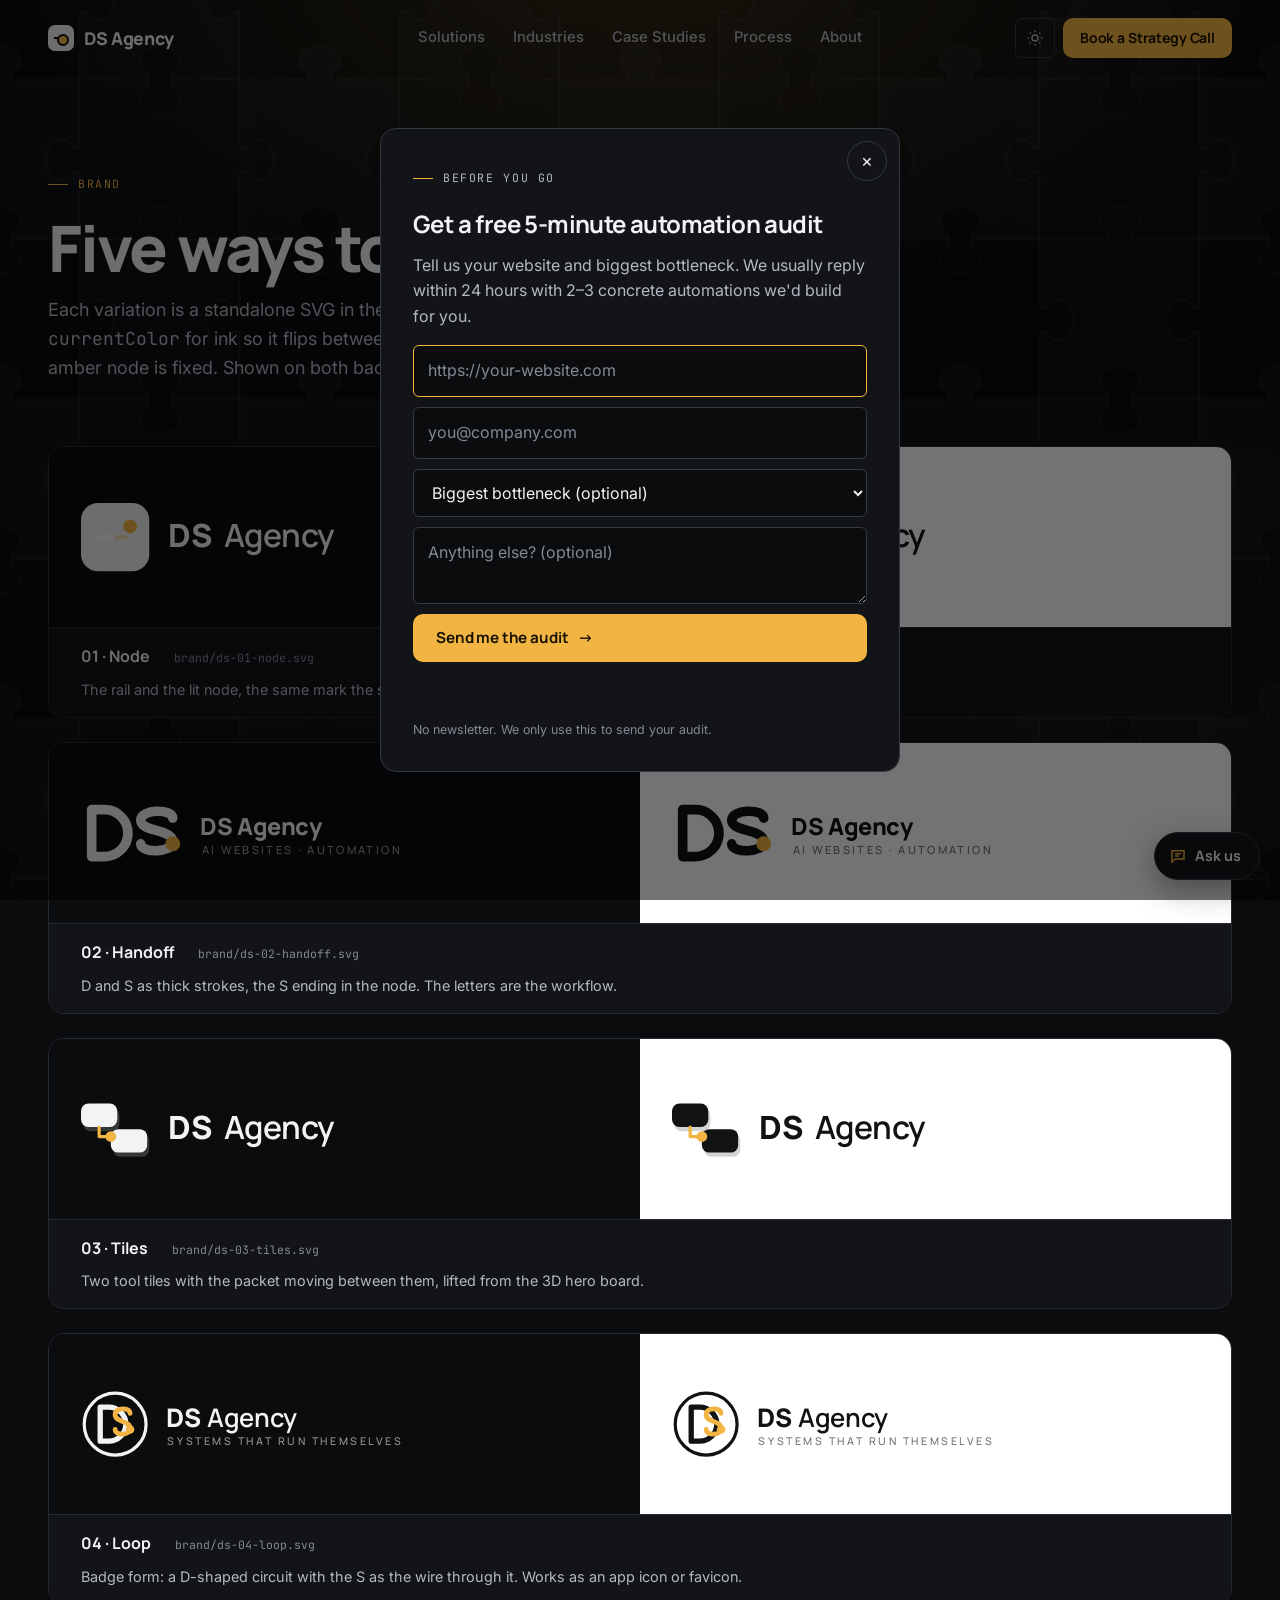
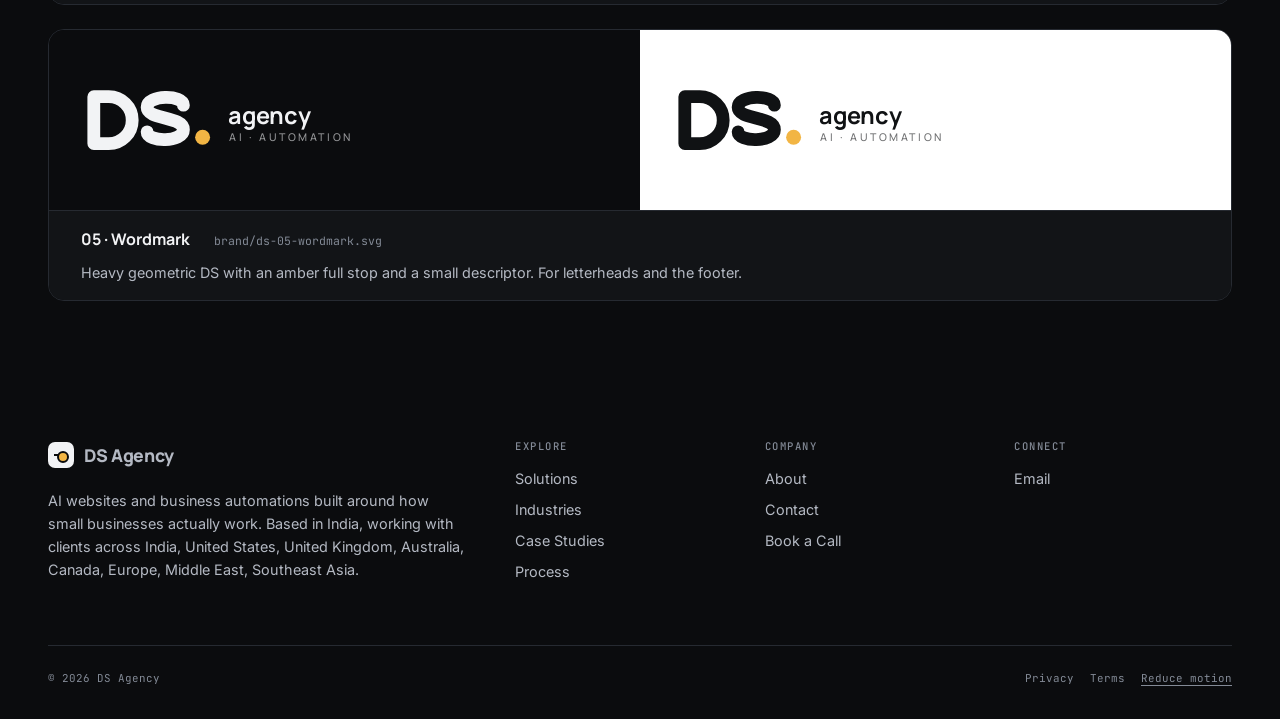
<file: logos.html>
<!doctype html>
<html lang="en">
<head>
  <meta charset="utf-8">
  <meta name="viewport" content="width=device-width, initial-scale=1">
  <title>DS Agency logo variations</title>
  <meta name="robots" content="noindex">
  <link rel="preconnect" href="https://fonts.googleapis.com"><link rel="preconnect" href="https://fonts.gstatic.com" crossorigin>
  <link href="https://fonts.googleapis.com/css2?family=Manrope:wght@500;600;700;800&family=Inter:wght@400;500;600&family=JetBrains+Mono:wght@400;500&display=swap" rel="stylesheet">
  <script src="theme.js"></script>
  <link rel="stylesheet" href="styles.css">
  <link rel="stylesheet" href="conversion.css">
  <style>
    .logos { display: grid; gap: var(--s3); }
    .logo-row { border: 1px solid var(--line); border-radius: var(--r-lg); overflow: hidden; display: grid; grid-template-columns: 1fr 1fr; }
    .logo-row .tile { padding: var(--s4); display: grid; align-content: center; gap: var(--s2); min-height: 180px; }
    .logo-row .tile.dark { background: #0b0c0e; color: #f2f3f5; }
    .logo-row .tile.light { background: #ffffff; color: #101214; }
    .logo-row .tile svg { width: 100%; max-width: 320px; height: auto; color: inherit; }
    .logo-row .tile.dark svg { color: #f2f3f5; }
    .logo-row .tile.light svg { color: #101214; }
    .logo-meta { grid-column: 1 / -1; padding: var(--s2) var(--s4); border-top: 1px solid var(--line); background: var(--bg-1); display: flex; flex-wrap: wrap; gap: 8px 24px; align-items: baseline; }
    .logo-meta b { font-family: var(--display); }
    .logo-meta code { font-family: var(--mono); font-size: 0.72rem; color: var(--muted); }
    .logo-meta p { margin: 0; color: var(--text-2); font-size: 0.9rem; flex-basis: 100%; }
    .mark-only { display: flex; gap: 12px; align-items: center; }
    .mark-only .sq { width: 40px; height: 40px; border-radius: 10px; display: grid; place-items: center; }
    @media (max-width: 700px) { .logo-row { grid-template-columns: 1fr; } }
  </style>
</head>
<body data-page="logos">

  <section class="page-head">
    <div class="wrap">
      <p class="eyebrow">Brand</p>
      <h1>Five ways to draw DS.</h1>
      <p class="lead">Each variation is a standalone SVG in the <code style="font-family:var(--mono)">brand/</code> folder. The mark uses <code style="font-family:var(--mono)">currentColor</code> for ink so it flips between dark and light backgrounds; the amber node is fixed. Shown on both backgrounds below.</p>
    </div>
  </section>

  <section class="block tight" style="padding-top:0">
    <div class="wrap logos" id="logos"></div>
  </section>

  <script src="site.config.js"></script>
  <script src="data.js"></script>
  <script src="site.js"></script>
  <script src="chat.js"></script>
  <script src="conversion.js"></script>
  <script>
    (async () => {
      const list = [
        ["brand/ds-01-node.svg", "01 · Node", "The rail and the lit node, the same mark the site already uses in the header. Quietest option; reads at 16px."],
        ["brand/ds-02-handoff.svg", "02 · Handoff", "D and S as thick strokes, the S ending in the node. The letters are the workflow."],
        ["brand/ds-03-tiles.svg", "03 · Tiles", "Two tool tiles with the packet moving between them, lifted from the 3D hero board."],
        ["brand/ds-04-loop.svg", "04 · Loop", "Badge form: a D-shaped circuit with the S as the wire through it. Works as an app icon or favicon."],
        ["brand/ds-05-wordmark.svg", "05 · Wordmark", "Heavy geometric DS with an amber full stop and a small descriptor. For letterheads and the footer."],
      ];
      const root = document.getElementById("logos");
      for (const [file, title, note] of list) {
        // Standalone files carry a default ink colour; drop it here so each tile's colour applies.
        const svg = (await fetch(file).then((r) => r.text())).replace(/\sstyle="color:[^"]*"/, "");
        const row = document.createElement("div"); row.className = "logo-row";
        row.innerHTML = `<div class="tile dark">${svg}</div><div class="tile light">${svg}</div>
          <div class="logo-meta"><b>${title}</b><code>${file}</code><p>${note}</p></div>`;
        root.append(row);
      }
    })();
  </script>
</body>
</html>
</file>
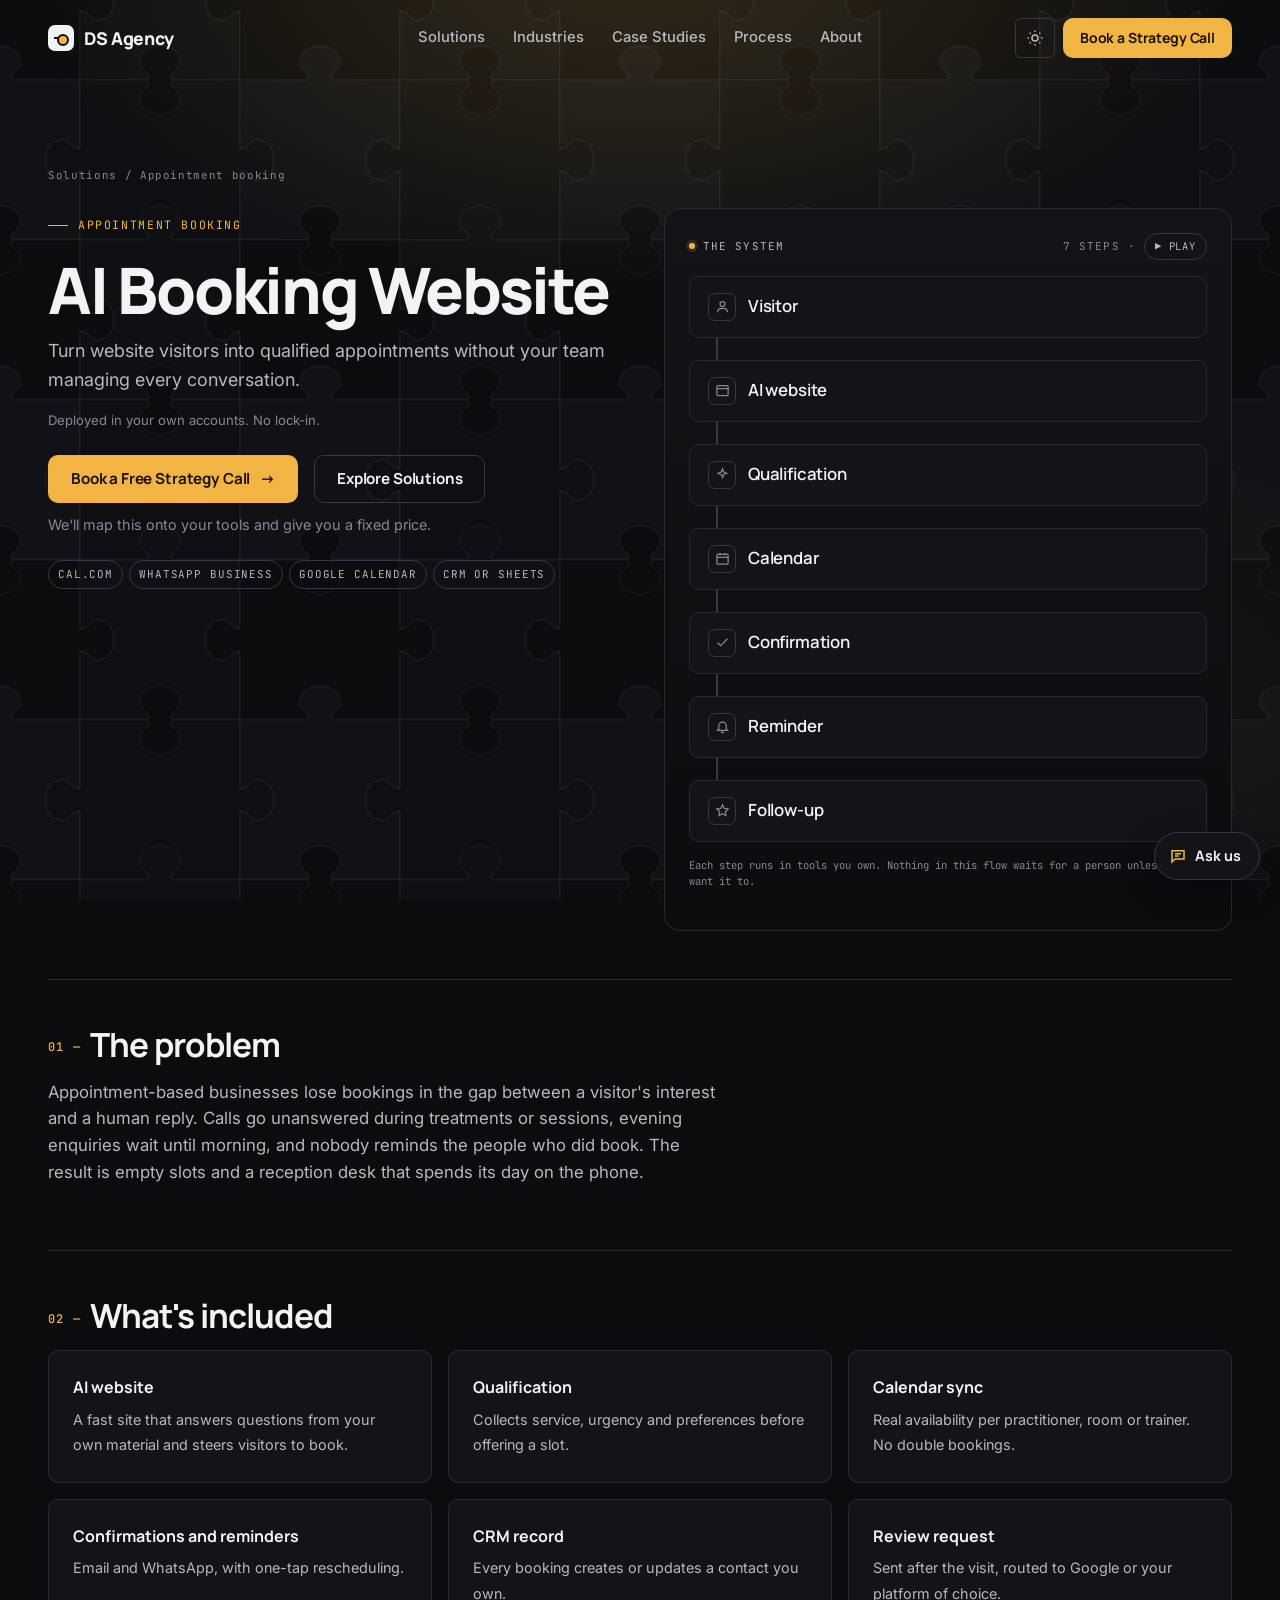
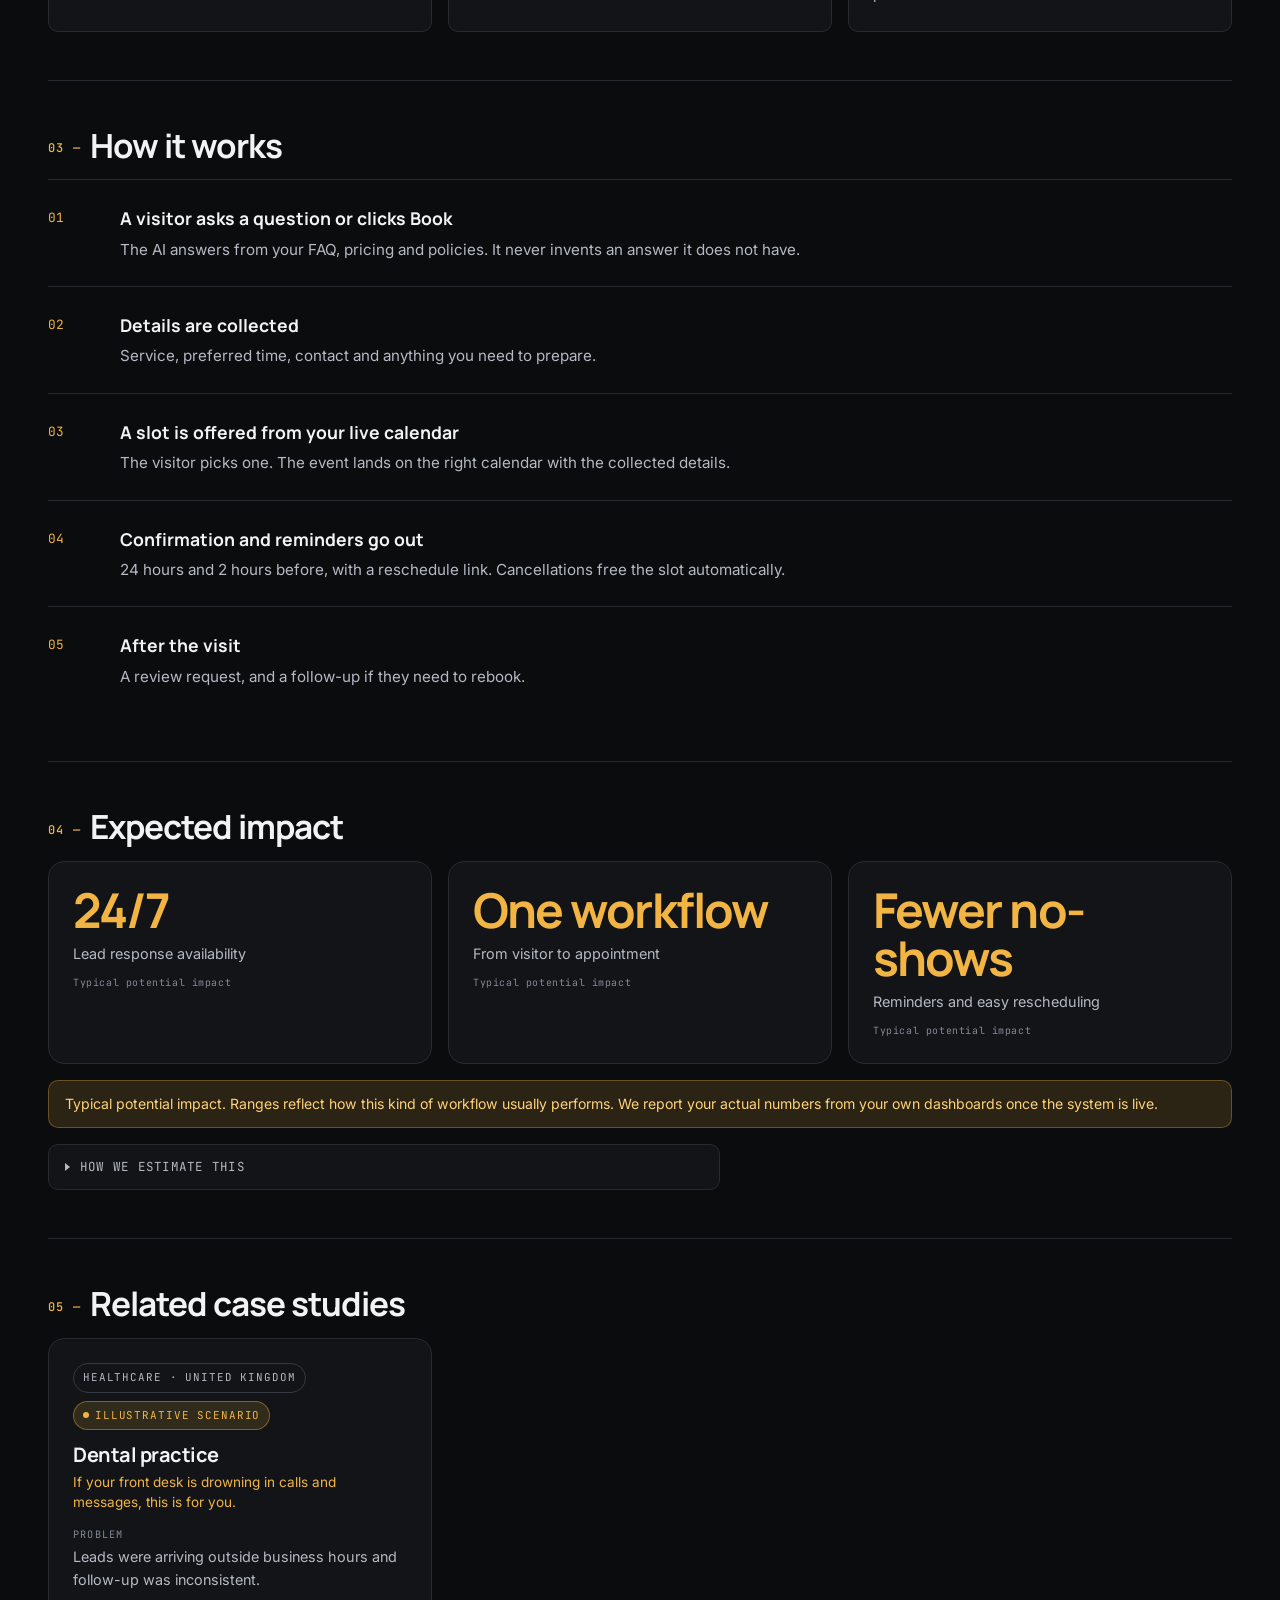
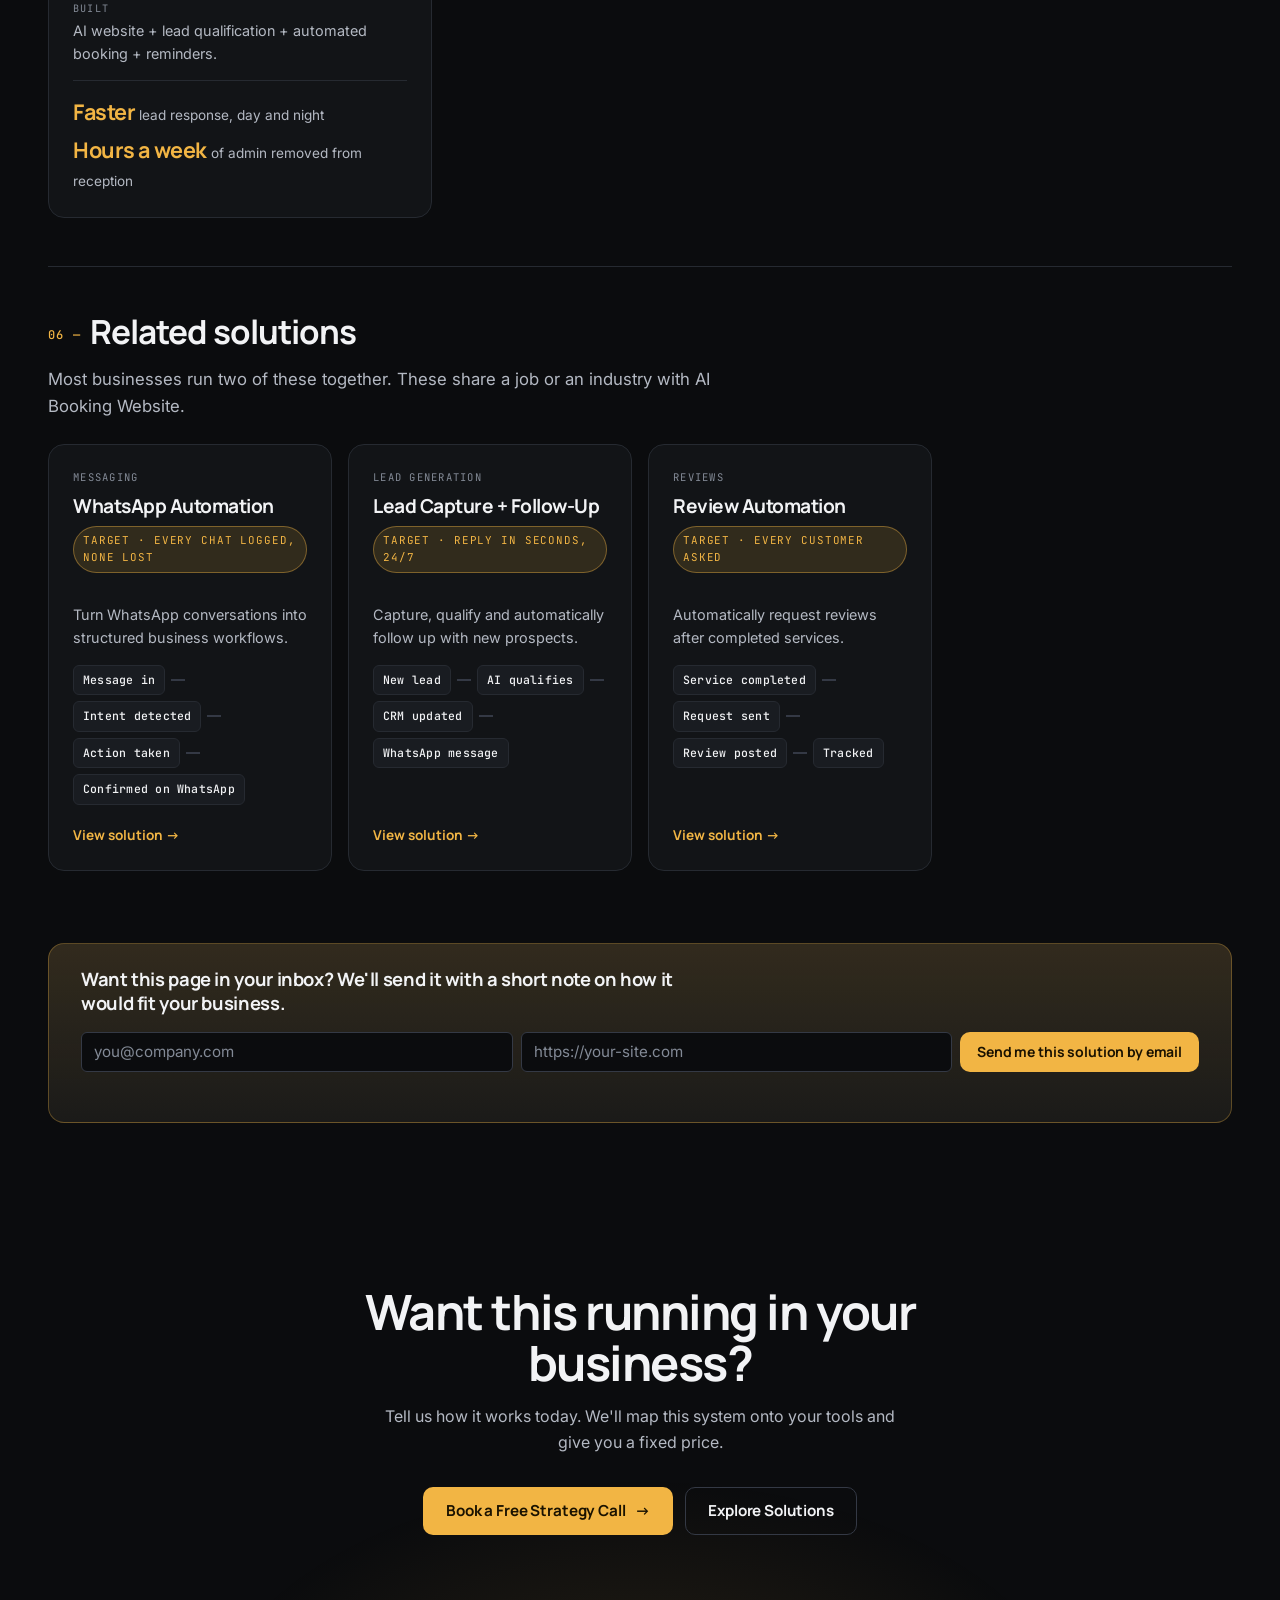
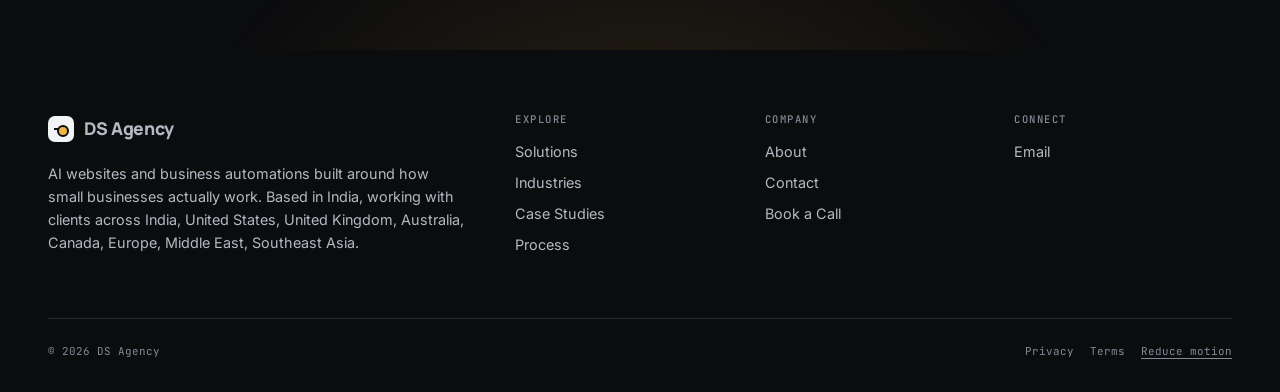
<file: solution.html>
<!doctype html>
<html lang="en">
<head>
  <meta charset="utf-8">
  <meta name="viewport" content="width=device-width, initial-scale=1">
  <title>Solution</title>
  <meta name="description" content="How this AI automation solution works: the problem, the system, what's included, how it works and the typical potential impact.">
  <link rel="icon" href="data:image/svg+xml,%3Csvg xmlns='http://www.w3.org/2000/svg' viewBox='0 0 32 32'%3E%3Crect width='32' height='32' rx='8' fill='%23f2f3f5'/%3E%3Crect x='7' y='15' width='16' height='2' fill='%230b0c0e'/%3E%3Ccircle cx='23' cy='11' r='4' fill='%23f2b544' stroke='%230b0c0e' stroke-width='2'/%3E%3C/svg%3E">
  <link rel="preconnect" href="https://fonts.googleapis.com"><link rel="preconnect" href="https://fonts.gstatic.com" crossorigin>
  <link href="https://fonts.googleapis.com/css2?family=Manrope:wght@600;700;800&family=Inter:wght@400;500;600&family=JetBrains+Mono:wght@400;500&display=swap" rel="stylesheet">
  <script src="theme.js"></script>
  <link rel="stylesheet" href="styles.css">
  <link rel="stylesheet" href="conversion.css">
</head>
<body data-page="solution">
  <main id="solution-root"></main>
  <script src="site.config.js"></script>
  <script src="data.js"></script>
  <script src="site.js"></script>
  <script src="chat.js"></script>
  <script src="conversion.js"></script>
</body>
</html>
</file>
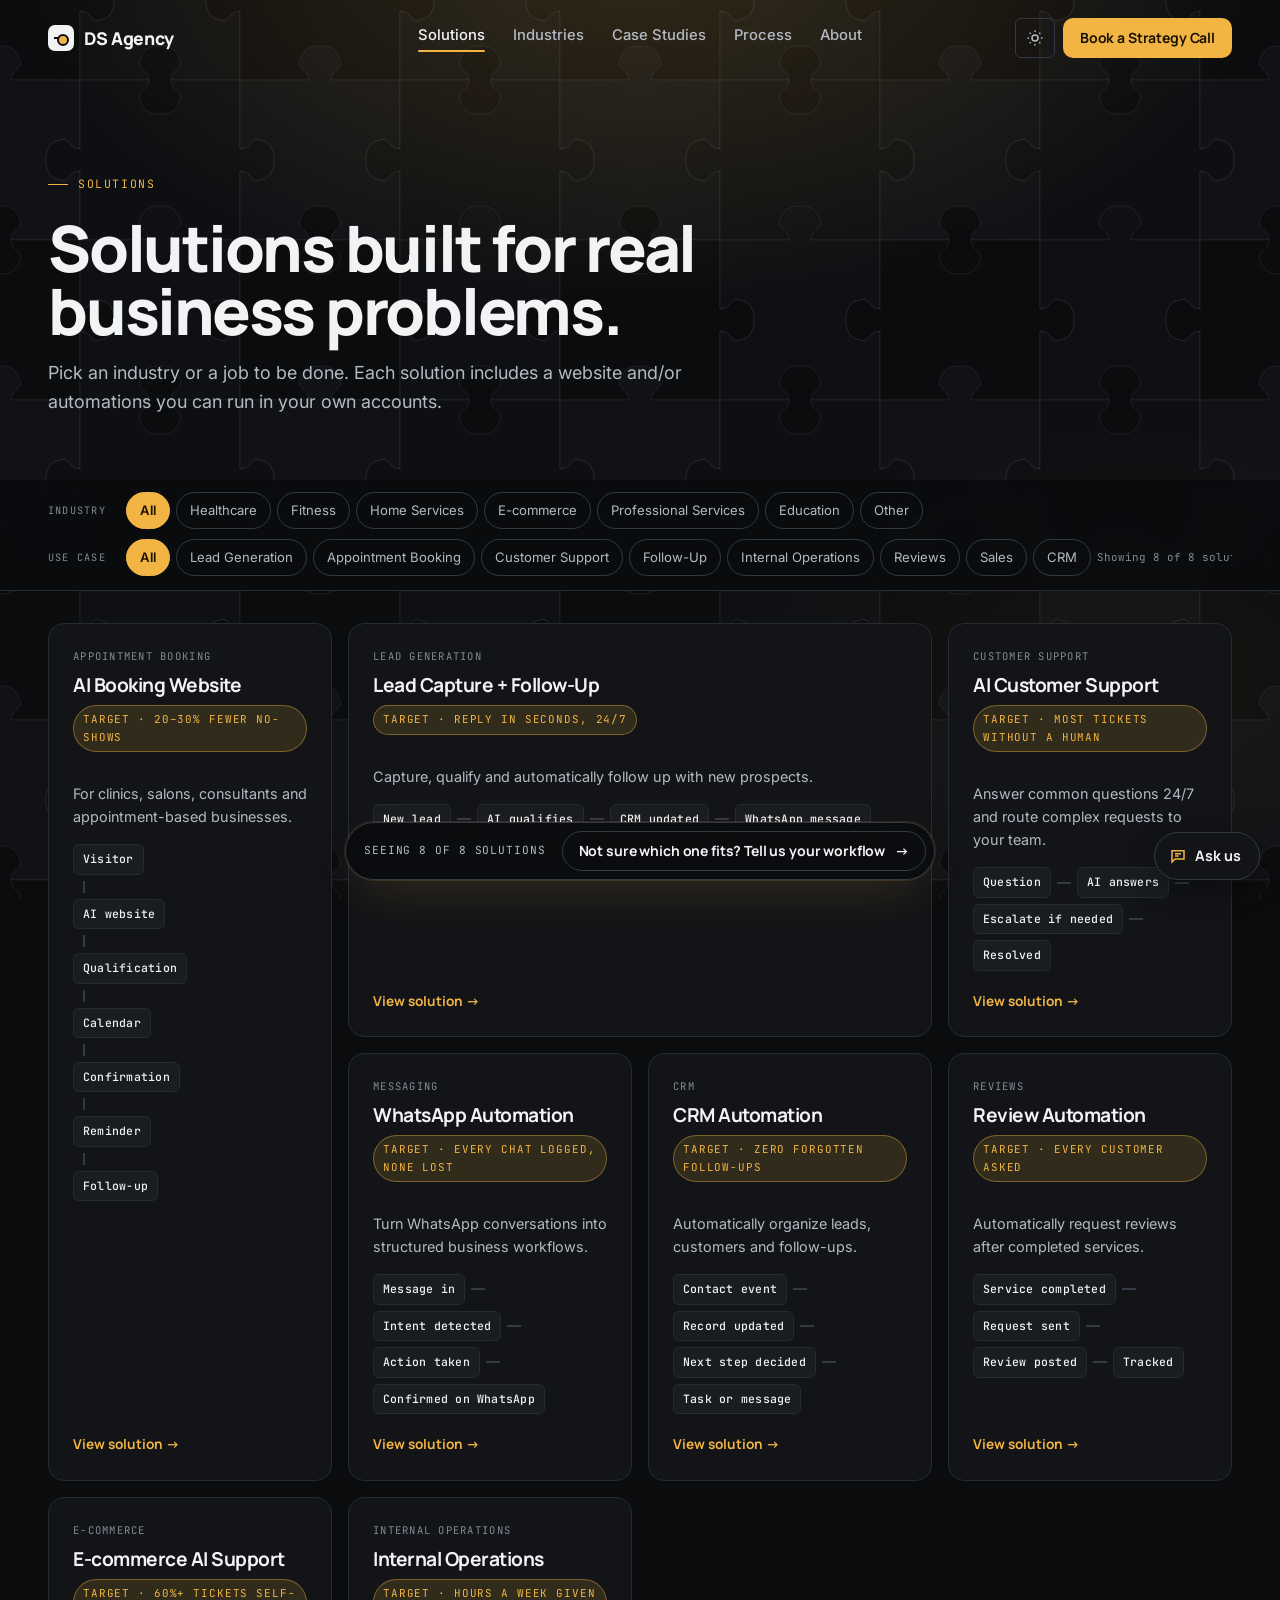
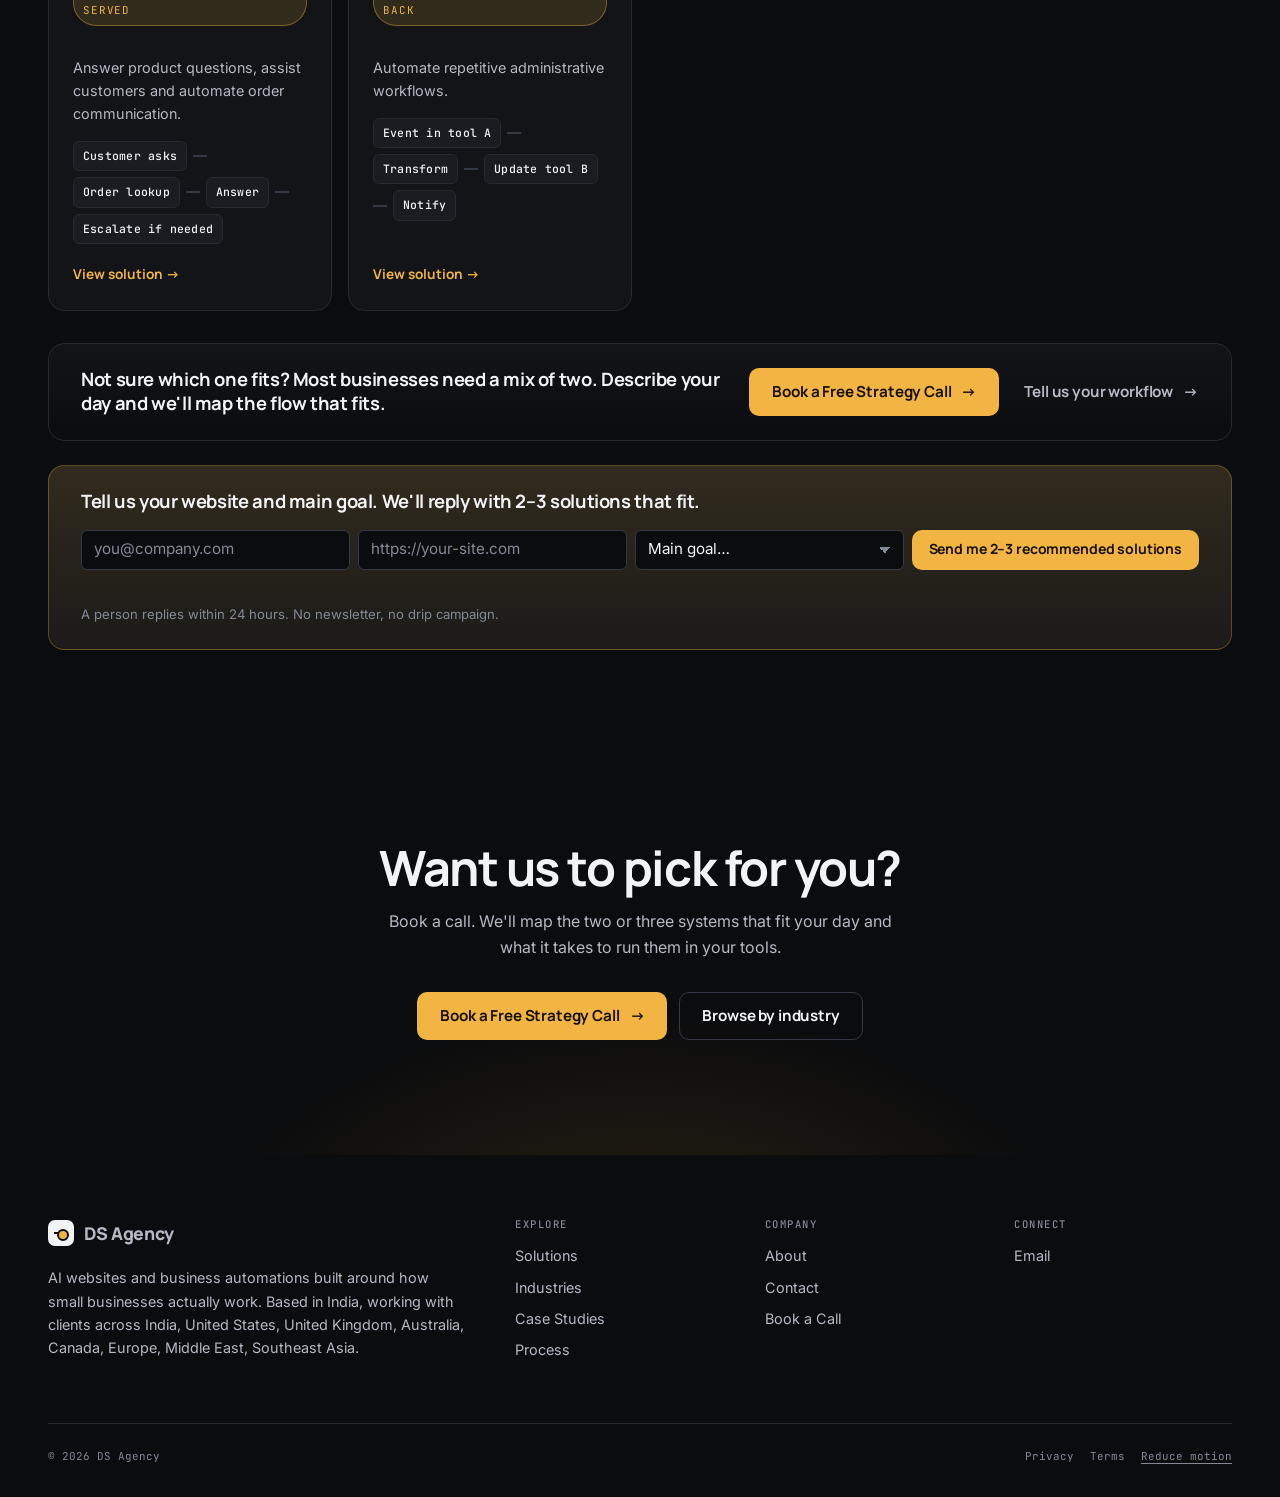
<file: solutions.html>
<!doctype html>
<html lang="en">
<head>
  <meta charset="utf-8">
  <meta name="viewport" content="width=device-width, initial-scale=1">
  <title>Solutions</title>
  <meta name="description" content="AI booking websites, lead capture and follow-up, AI customer support, WhatsApp automation, CRM automation, review automation and internal operations, filterable by industry and use case.">
  <link rel="icon" href="data:image/svg+xml,%3Csvg xmlns='http://www.w3.org/2000/svg' viewBox='0 0 32 32'%3E%3Crect width='32' height='32' rx='8' fill='%23f2f3f5'/%3E%3Crect x='7' y='15' width='16' height='2' fill='%230b0c0e'/%3E%3Ccircle cx='23' cy='11' r='4' fill='%23f2b544' stroke='%230b0c0e' stroke-width='2'/%3E%3C/svg%3E">
  <link rel="preconnect" href="https://fonts.googleapis.com"><link rel="preconnect" href="https://fonts.gstatic.com" crossorigin>
  <link href="https://fonts.googleapis.com/css2?family=Manrope:wght@600;700;800&family=Inter:wght@400;500;600&family=JetBrains+Mono:wght@400;500&display=swap" rel="stylesheet">
  <script src="theme.js"></script>
  <link rel="stylesheet" href="styles.css">
  <link rel="stylesheet" href="conversion.css">
</head>
<body data-page="solutions">

  <section class="page-head">
    <div class="wrap">
      <p class="eyebrow">Solutions</p>
      <h1>Solutions built for real business problems.</h1>
      <p class="lead">Pick an industry or a job to be done. Each solution includes a website and/or automations you can run in your own accounts.</p>
    </div>
  </section>

  <div class="filterbar" role="region" aria-label="Filter solutions">
    <div class="wrap groups">
      <div class="g" role="group" aria-label="Industry">
        <span class="lbl">Industry</span>
        <button class="chip" data-group="industry" data-value="all" aria-pressed="true">All</button>
        <button class="chip" data-group="industry" data-value="healthcare" aria-pressed="false">Healthcare</button>
        <button class="chip" data-group="industry" data-value="fitness" aria-pressed="false">Fitness</button>
        <button class="chip" data-group="industry" data-value="home" aria-pressed="false">Home Services</button>
        <button class="chip" data-group="industry" data-value="ecommerce" aria-pressed="false">E-commerce</button>
        <button class="chip" data-group="industry" data-value="professional" aria-pressed="false">Professional Services</button>
        <button class="chip" data-group="industry" data-value="education" aria-pressed="false">Education</button>
        <button class="chip" data-group="industry" data-value="other" aria-pressed="false">Other</button>
      </div>
      <div class="g" role="group" aria-label="Use case">
        <span class="lbl">Use case</span>
        <button class="chip" data-group="use" data-value="all" aria-pressed="true">All</button>
        <button class="chip" data-group="use" data-value="leads" aria-pressed="false">Lead Generation</button>
        <button class="chip" data-group="use" data-value="booking" aria-pressed="false">Appointment Booking</button>
        <button class="chip" data-group="use" data-value="support" aria-pressed="false">Customer Support</button>
        <button class="chip" data-group="use" data-value="followup" aria-pressed="false">Follow-Up</button>
        <button class="chip" data-group="use" data-value="ops" aria-pressed="false">Internal Operations</button>
        <button class="chip" data-group="use" data-value="reviews" aria-pressed="false">Reviews</button>
        <button class="chip" data-group="use" data-value="sales" aria-pressed="false">Sales</button>
        <button class="chip" data-group="use" data-value="crm" aria-pressed="false">CRM</button>
        <span class="count" aria-live="polite"></span>
      </div>
    </div>
  </div>

  <section class="block tight" style="padding-top:0">
    <div class="wrap">
      <div class="bento" data-render="catalog"></div>
      <div class="catalog-empty" hidden>No packaged solution matches both filters yet. <a href="contact.html">Describe your workflow</a> and we will design one around it.</div>

      <div class="cta-row reveal">
        <span class="cta-row-text">Not sure which one fits? Most businesses need a mix of two. Describe your day and we'll map the flow that fits.</span>
        <a class="btn primary" href="book.html">Book a Free Strategy Call <span class="arr">→</span></a>
        <a class="btn quiet" href="contact.html" data-open="workflow">Tell us your workflow <span class="arr">→</span></a>
      </div>

      <div class="capture reveal">
        <p class="capture-title">Tell us your website and main goal. We'll reply with 2–3 solutions that fit.</p>
        <form class="mini-capture" data-kind="recommend" novalidate>
          <input type="email" name="email" placeholder="you@company.com" required aria-label="Email">
          <input type="url" name="website" placeholder="https://your-site.com" aria-label="Website (optional)">
          <select name="goal" aria-label="Main goal">
            <option value="">Main goal…</option>
            <option>More bookings</option>
            <option>Capture and follow up leads</option>
            <option>Answer customers 24/7</option>
            <option>Stop chasing by hand</option>
            <option>Less admin</option>
            <option>More reviews</option>
            <option>Not sure yet</option>
          </select>
          <button class="btn sm primary" type="submit">Send me 2–3 recommended solutions</button>
          <p class="status" role="status" aria-live="polite"></p>
        </form>
        <p class="fine">A person replies within 24 hours. No newsletter, no drip campaign.</p>
      </div>
    </div>
  </section>

  <section class="block cta-band">
    <div class="wrap">
      <h2>Want us to pick for you?</h2>
      <p>Book a call. We'll map the two or three systems that fit your day and what it takes to run them in your tools.</p>
      <div class="actions"><a class="btn primary" href="book.html">Book a Free Strategy Call <span class="arr">→</span></a><a class="btn ghost" href="industries.html">Browse by industry</a></div>
    </div>
  </section>

  <script src="site.config.js"></script>
  <script src="data.js"></script>
  <script src="site.js"></script>
  <script src="chat.js"></script>
  <script src="conversion.js"></script>
</body>
</html>
</file>
<file: loader.css>
/* ==================================================================
   Intro loader (home page), second design.
   A 7-second story on a perspective grid: manual work flies in and
   piles up, gets pulled into one line where the system assembles step
   by step, the packet starts running, then the DS Agency mark draws
   itself and the wordmark lands.

   - Timing, copy, steps: loader.js (INTRO).
   - Duration / disable / once-per-session: site.config.js -> intro.
   - Only rendered while <html class="intro-on"> (added by loader.js in
     <head>, so the overlay paints before anything else).
   - Site tokens throughout, so the light theme works unchanged.
   - Review any phase frozen: index.html?intro=phase:chaos|connect|work|brand
================================================================== */
html.intro-on { overflow: hidden; }
html.intro-on .kinetic .w { animation-play-state: paused; }

.ds-loader { display: none; }
html.intro-on .ds-loader { display: grid; }
.ds-loader {
  position: fixed; inset: 0; z-index: 1000; place-items: center; padding: 24px; overflow: hidden;
  background: var(--bg-0); color: var(--text);
  opacity: 1; transition: opacity .5s var(--ease);
}
.ds-loader.out { opacity: 0; pointer-events: none; }
.ds-loader .sr-only { position: absolute; width: 1px; height: 1px; margin: -1px; padding: 0; overflow: hidden; clip: rect(0 0 0 0); white-space: nowrap; border: 0; }

/* Perspective floor + amber glow, the same family as the hero board */
.ds-loader-floor {
  position: absolute; left: -20%; right: -20%; top: 30%; bottom: -30%; pointer-events: none;
  background-image: linear-gradient(var(--line-2) 1px, transparent 1px), linear-gradient(90deg, var(--line-2) 1px, transparent 1px);
  background-size: 56px 56px; opacity: 0;
  transform: perspective(700px) rotateX(64deg) translateY(120px); transform-origin: 50% 0;
  -webkit-mask-image: radial-gradient(55% 60% at 50% 35%, #000 20%, transparent 100%); mask-image: radial-gradient(55% 60% at 50% 35%, #000 20%, transparent 100%);
  transition: opacity 1.2s var(--ease), transform 1.6s var(--ease);
}
.ds-loader[data-phase] .ds-loader-floor { opacity: .32; transform: perspective(700px) rotateX(64deg) translateY(0); }
.ds-loader[data-phase="brand"] .ds-loader-floor { opacity: .16; }
.ds-loader-glow {
  position: absolute; left: 50%; top: 58%; width: 70vw; height: 40vh; pointer-events: none; transform: translate(-50%, -50%);
  background: radial-gradient(closest-side, var(--accent-dim), transparent 75%); opacity: 0; transition: opacity 1s var(--ease);
}
.ds-loader[data-phase="work"] .ds-loader-glow, .ds-loader[data-phase="brand"] .ds-loader-glow { opacity: 1; }

.ds-loader-content { position: relative; width: min(1000px, 100%); display: grid; gap: clamp(14px, 3.5vh, 36px); justify-items: center; }

/* ---- Headline: one line per phase, words rise in like the hero headline ---- */
.ds-loader-lines {
  position: relative; width: 100%; min-height: 3.2em; text-align: center;
  font-family: var(--display); font-weight: 700; font-size: clamp(1.25rem, 2.8vw, 2.1rem); letter-spacing: -0.025em; line-height: 1.2;
}
.ds-loader-lines p { position: absolute; inset: 0; margin: 0; padding: 0 8px; opacity: 0; visibility: hidden; transition: opacity .35s var(--ease), visibility 0s .35s; }
.ds-loader-lines p .w { display: inline-block; opacity: 0; transform: translateY(.5em) rotate(1.5deg); transform-origin: left bottom; }
.ds-loader[data-phase="chaos"]   p[data-line="chaos"],
.ds-loader[data-phase="connect"] p[data-line="connect"],
.ds-loader[data-phase="work"]    p[data-line="work"] { opacity: 1; visibility: visible; transition: opacity .2s var(--ease), visibility 0s; }
.ds-loader[data-phase="chaos"]   p[data-line="chaos"] .w,
.ds-loader[data-phase="connect"] p[data-line="connect"] .w,
.ds-loader[data-phase="work"]    p[data-line="work"] .w { animation: dsWord .6s var(--ease) calc(var(--i) * .06s) both; }
@keyframes dsWord { from { opacity: 0; transform: translateY(.5em) rotate(1.5deg); } to { opacity: 1; transform: none; } }

/* ---- Brand block (final phase): the mark draws itself, letters land, tagline fades in ---- */
.ds-loader-brand { position: absolute; inset: 0; display: grid; justify-items: center; align-content: center; gap: 12px; opacity: 0; visibility: hidden; transition: opacity .3s, visibility 0s .3s; }
.ds-loader[data-phase="brand"] .ds-loader-brand { opacity: 1; visibility: visible; transition: opacity .3s, visibility 0s; }
.ds-loader-brand .mk { width: 44px; height: 44px; display: block; overflow: visible; }
.ds-loader-brand .mk .frame { fill: var(--accent); fill-opacity: 0; stroke: var(--accent); stroke-width: 2; stroke-dasharray: 160; stroke-dashoffset: 160; }
.ds-loader-brand .mk .bar, .ds-loader-brand .mk .dot { fill: var(--bg-0); opacity: 0; }
.ds-loader[data-phase="brand"] .mk .frame { animation: dsFrame 1.1s var(--ease) both; }
.ds-loader[data-phase="brand"] .mk .bar, .ds-loader[data-phase="brand"] .mk .dot { animation: dsInk .4s var(--ease) .8s both; }
@keyframes dsFrame { 0% { stroke-dashoffset: 160; fill-opacity: 0; } 60% { stroke-dashoffset: 0; fill-opacity: 0; } 100% { stroke-dashoffset: 0; fill-opacity: 1; } }
@keyframes dsInk { from { opacity: 0; transform: translateY(2px); } to { opacity: 1; transform: none; } }
.ds-loader-brand b { display: flex; gap: .02em; font-family: var(--display); font-weight: 800; font-size: clamp(2rem, 4.8vw, 3.4rem); letter-spacing: -0.03em; line-height: 1; }
.ds-loader-brand b .l { display: inline-block; opacity: 0; transform: translateY(.35em); white-space: pre; }
.ds-loader[data-phase="brand"] b .l { animation: dsLetter .55s var(--ease) calc(.35s + var(--i) * .035s) both; }
@keyframes dsLetter { from { opacity: 0; transform: translateY(.35em); filter: blur(4px); } to { opacity: 1; transform: none; filter: blur(0); } }
.ds-loader-brand small { font-weight: 400; font-size: clamp(.95rem, 1.5vw, 1.1rem); color: var(--text-2); max-width: 36rem; line-height: 1.45; opacity: 0; }
.ds-loader[data-phase="brand"] small { animation: dsWord .6s var(--ease) .9s both; }

/* ---- Scene ---- */
.ds-loader-scene { position: relative; width: 100%; height: clamp(200px, 32vh, 300px); transition: transform .9s var(--ease), opacity .9s var(--ease); }
.ds-loader[data-phase="brand"] .ds-loader-scene { transform: translateY(6%) scale(.92); opacity: .55; }

/* Wires draw segment by segment as each step lands */
.ds-loader-wires { position: absolute; inset: 0; width: 100%; height: 100%; overflow: visible; }
.ds-loader-wires .wire {   /* --len (px) set by loader.js from getTotalLength() */
  fill: none; stroke: var(--line-2); stroke-width: 1.5; stroke-linecap: round;
  stroke-dasharray: calc(var(--len, 1000) * 1px); stroke-dashoffset: calc(var(--len, 1000) * 1px);
  transition: stroke-dashoffset .45s var(--ease) calc(.35s + var(--i) * .22s), stroke .5s;
}
.ds-loader[data-phase="connect"] .wire, .ds-loader[data-phase="work"] .wire, .ds-loader[data-phase="brand"] .wire { stroke-dashoffset: 0; }
.ds-loader[data-phase="work"] .wire, .ds-loader[data-phase="brand"] .wire { stroke: var(--accent); opacity: .5; }
.ds-loader-wires .packet {
  fill: none; stroke: var(--accent); stroke-width: 3; stroke-linecap: round;
  stroke-dasharray: calc(var(--len, 1000) * .07px) calc(var(--len, 1000) * 1px); stroke-dashoffset: calc(var(--len, 1000) * .07px);
  opacity: 0; filter: drop-shadow(0 0 6px var(--accent));
}
.ds-loader[data-phase="work"] .packet, .ds-loader[data-phase="brand"] .packet { opacity: 1; animation: dsPacket 1.7s cubic-bezier(.45,0,.3,1) infinite; }
@keyframes dsPacket { from { stroke-dashoffset: calc(var(--len, 1000) * .07px); } to { stroke-dashoffset: calc(var(--len, 1000) * -1px); } }

/* Steps: invisible until they land one after another */
.ds-loader-node { position: absolute; left: calc(var(--x) * 1%); top: calc(var(--y) * 1%); width: 0; height: 0; }
.ds-loader-node .ic {
  position: absolute; left: -26px; top: -26px; width: 52px; height: 52px; border-radius: 50%; display: grid; place-items: center;
  border: 1px solid var(--line-2); background: var(--bg-1); color: var(--text-2);
  opacity: 0; transform: scale(.4);
  transition: border-color .5s, color .5s, box-shadow .6s var(--ease), background .5s;
}
.ds-loader-node .ic svg { width: 22px; height: 22px; }
.ds-loader-node .lb {
  position: absolute; top: 32px; left: 50%; transform: translateX(-50%); white-space: nowrap; opacity: 0;
  font-family: var(--mono); font-size: .66rem; letter-spacing: .08em; text-transform: uppercase; color: var(--muted);
  transition: color .5s;
}
.ds-loader[data-phase="connect"] .ds-loader-node .ic, .ds-loader[data-phase="work"] .ds-loader-node .ic, .ds-loader[data-phase="brand"] .ds-loader-node .ic { animation: dsPop .6s cubic-bezier(.34, 1.56, .64, 1) calc(.25s + var(--i) * .22s) both; }
.ds-loader[data-phase="connect"] .ds-loader-node .lb, .ds-loader[data-phase="work"] .ds-loader-node .lb, .ds-loader[data-phase="brand"] .ds-loader-node .lb { animation: dsWord .5s var(--ease) calc(.45s + var(--i) * .22s) both; }
@keyframes dsPop { from { opacity: 0; transform: scale(.4); } to { opacity: 1; transform: scale(1); } }
.ds-loader[data-phase="work"] .ds-loader-node .ic, .ds-loader[data-phase="brand"] .ds-loader-node .ic {
  color: var(--accent); border-color: var(--accent); background: var(--bg-0);
  box-shadow: 0 0 0 4px var(--accent-dim), 0 0 28px -4px var(--accent);
  transition-delay: calc(var(--i) * .1s);
}
.ds-loader[data-phase="work"] .ds-loader-node .lb, .ds-loader[data-phase="brand"] .ds-loader-node .lb { color: var(--text-2); }

/* Manual-work chips: fly in from the edges and pile up, then get pulled into the line */
.ds-loader-bit {
  position: absolute; left: calc(var(--x) * 1%); top: calc(var(--y) * 1%);
  padding: 7px 11px 7px 20px; border: 1px solid var(--line-2); border-radius: 999px; background: var(--bg-1);
  font-family: var(--mono); font-size: .64rem; letter-spacing: .06em; text-transform: uppercase; color: var(--text-2); white-space: nowrap;
  box-shadow: 0 10px 30px -14px rgba(0, 0, 0, .8);
  transform: translate(-50%, -50%) translate(var(--fx), var(--fy)) rotate(var(--r, 0deg)) scale(.9); opacity: 0;
}
.ds-loader-bit::before { content: ""; position: absolute; left: 9px; top: 50%; width: 5px; height: 5px; margin-top: -2.5px; border-radius: 50%; background: var(--accent); box-shadow: 0 0 0 0 var(--accent-dim); animation: dsPing 1.6s ease-out infinite; animation-delay: calc(var(--i) * .3s); }
@keyframes dsPing { 0% { box-shadow: 0 0 0 0 rgba(242, 181, 68, .5); } 100% { box-shadow: 0 0 0 9px rgba(242, 181, 68, 0); } }
.ds-loader[data-phase="chaos"] .ds-loader-bit { animation: dsFlyIn .8s var(--ease) calc(.15s + var(--i) * .17s) both; }
@keyframes dsFlyIn {
  from { opacity: 0; transform: translate(-50%, -50%) translate(var(--fx), var(--fy)) rotate(calc(var(--r, 0deg) * 3)) scale(.9); }
  to   { opacity: 1; transform: translate(-50%, -50%) rotate(var(--r, 0deg)) scale(1); }
}
.ds-loader[data-phase="connect"] .ds-loader-bit, .ds-loader[data-phase="work"] .ds-loader-bit, .ds-loader[data-phase="brand"] .ds-loader-bit { animation: dsAbsorb .7s cubic-bezier(.6, 0, .8, .2) calc(var(--i) * .07s) both; }
@keyframes dsAbsorb {
  from { opacity: 1; transform: translate(-50%, -50%) rotate(var(--r, 0deg)) scale(1); }
  to   { opacity: 0; transform: translate(-50%, -50%) translate(var(--tx), var(--ty)) rotate(0) scale(.2); }
}

/* ---- Progress + skip ---- */
.ds-loader-bar { width: min(320px, 60%); height: 2px; border-radius: 2px; background: var(--line); overflow: hidden; }
.ds-loader-bar i { display: block; height: 100%; width: 100%; background: var(--accent); transform: scaleX(0); transform-origin: 0 50%; }   /* scaleX set by loader.js */
.ds-loader-skip {
  position: absolute; right: 24px; bottom: 24px; padding: 10px 16px; border-radius: 999px; cursor: pointer;
  font: 500 .85rem/1 inherit; font-family: inherit; color: var(--text-2); background: var(--bg-1); border: 1px solid var(--line-2);
  opacity: 0; transform: translateY(6px); transition: opacity .35s var(--ease), transform .35s var(--ease), border-color .2s, color .2s;
}
.ds-loader-skip.show { opacity: 1; transform: none; }
.ds-loader-skip:hover { border-color: var(--accent); color: var(--text); }
.ds-loader-skip:focus-visible { outline: 2px solid var(--accent); outline-offset: 3px; }

/* ---- Reduced motion: wordmark + tagline only, skip available at once ---- */
.ds-loader[data-motion="reduced"] * { transition: none !important; animation: none !important; }
.ds-loader[data-motion="reduced"] .ds-loader-scene, .ds-loader[data-motion="reduced"] .ds-loader-bar, .ds-loader[data-motion="reduced"] .ds-loader-lines p, .ds-loader[data-motion="reduced"] .ds-loader-floor, .ds-loader[data-motion="reduced"] .ds-loader-glow { display: none; }
.ds-loader[data-motion="reduced"] .ds-loader-brand { opacity: 1; visibility: visible; }
.ds-loader[data-motion="reduced"] .mk .frame { stroke-dashoffset: 0; fill-opacity: 1; }
.ds-loader[data-motion="reduced"] .mk .bar, .ds-loader[data-motion="reduced"] .mk .dot, .ds-loader[data-motion="reduced"] b .l, .ds-loader[data-motion="reduced"] small { opacity: 1; transform: none; filter: none; }
.ds-loader[data-motion="reduced"] .ds-loader-skip { opacity: 1; transform: none; }
.ds-loader[data-motion="reduced"] { transition: opacity .3s; }

@media (max-width: 640px) {
  .ds-loader { padding: 16px; }
  .ds-loader-scene { height: 290px; }
  .ds-loader-floor { background-size: 40px 40px; }
  .ds-loader-node .ic { left: -22px; top: -22px; width: 44px; height: 44px; }
  .ds-loader-node .ic svg { width: 19px; height: 19px; }
  .ds-loader-node .lb { top: 27px; font-size: .58rem; }
  .ds-loader-bit { font-size: .58rem; padding: 6px 9px 6px 18px; }
  .ds-loader-skip { right: 16px; bottom: 16px; }
}
</file>
<file: styles.css>
/* ==================================================================
   Tokens
================================================================== */
:root {
  --bg-0: #0b0c0e;
  --bg-1: #121417;
  --bg-2: #191c21;
  --bg-3: #21252c;
  --line: #262a31;
  --line-2: #343945;
  --text: #f2f3f5;
  --text-2: #b4b9c3;
  --muted: #838a96;
  --accent: #f2b544;
  --accent-2: #ffd27a;
  --accent-ink: #1a1200;
  --accent-dim: rgba(242, 181, 68, 0.14);
  --glow: rgba(242, 181, 68, 0.17);          /* site-wide backdrop glow, top centre */
  --glow-2: rgba(242, 181, 68, 0.05);        /* secondary glow, lower right */
  --puzzle: url("data:image/svg+xml,%3Csvg xmlns=%22http://www.w3.org/2000/svg%22 width=%22320%22 height=%22320%22 viewBox=%220 0 320 320%22%3E%3Cg transform=%22translate(-80.0 -80.0)%22 stroke=%22rgba(255,255,255,0.055)%22 stroke-width=%221%22 stroke-linejoin=%22round%22%3E%3Cpath d=%22M 0.0 0.0 L 68.8 0.0 C 68.8 11.5 55.0 11.5 60.8 21.1 C 60.8 38.4 99.2 38.4 99.2 21.1 C 105.0 11.5 91.2 11.5 91.2 0.0 L 160.0 0.0 L 160.0 68.8 C 171.5 68.8 171.5 55.0 181.1 60.8 C 198.4 60.8 198.4 99.2 181.1 99.2 C 171.5 105.0 171.5 91.2 160.0 91.2 L 160.0 160.0 L 91.2 160.0 C 91.2 171.5 105.0 171.5 99.2 181.1 C 99.2 198.4 60.8 198.4 60.8 181.1 C 55.0 171.5 68.8 171.5 68.8 160.0 L 0.0 160.0 L 0.0 91.2 C -11.5 91.2 -11.5 105.0 -21.1 99.2 C -38.4 99.2 -38.4 60.8 -21.1 60.8 C -11.5 55.0 -11.5 68.8 0.0 68.8 L 0.0 0.0 Z%22 fill=%22%230b0c0e%22/%3E%3Cpath d=%22M 160.0 0.0 L 228.8 0.0 C 228.8 -11.5 215.0 -11.5 220.8 -21.1 C 220.8 -38.4 259.2 -38.4 259.2 -21.1 C 265.0 -11.5 251.2 -11.5 251.2 0.0 L 320.0 0.0 L 320.0 68.8 C 308.5 68.8 308.5 55.0 298.9 60.8 C 281.6 60.8 281.6 99.2 298.9 99.2 C 308.5 105.0 308.5 91.2 320.0 91.2 L 320.0 160.0 L 251.2 160.0 C 251.2 148.5 265.0 148.5 259.2 138.9 C 259.2 121.6 220.8 121.6 220.8 138.9 C 215.0 148.5 228.8 148.5 228.8 160.0 L 160.0 160.0 L 160.0 91.2 C 171.5 91.2 171.5 105.0 181.1 99.2 C 198.4 99.2 198.4 60.8 181.1 60.8 C 171.5 55.0 171.5 68.8 160.0 68.8 L 160.0 0.0 Z%22 fill=%22%230e1013%22/%3E%3Cpath d=%22M 320.0 0.0 L 388.8 0.0 C 388.8 11.5 375.0 11.5 380.8 21.1 C 380.8 38.4 419.2 38.4 419.2 21.1 C 425.0 11.5 411.2 11.5 411.2 0.0 L 480.0 0.0 L 480.0 68.8 C 491.5 68.8 491.5 55.0 501.1 60.8 C 518.4 60.8 518.4 99.2 501.1 99.2 C 491.5 105.0 491.5 91.2 480.0 91.2 L 480.0 160.0 L 411.2 160.0 C 411.2 171.5 425.0 171.5 419.2 181.1 C 419.2 198.4 380.8 198.4 380.8 181.1 C 375.0 171.5 388.8 171.5 388.8 160.0 L 320.0 160.0 L 320.0 91.2 C 308.5 91.2 308.5 105.0 298.9 99.2 C 281.6 99.2 281.6 60.8 298.9 60.8 C 308.5 55.0 308.5 68.8 320.0 68.8 L 320.0 0.0 Z%22 fill=%22%230b0c0e%22/%3E%3Cpath d=%22M 0.0 160.0 L 68.8 160.0 C 68.8 148.5 55.0 148.5 60.8 138.9 C 60.8 121.6 99.2 121.6 99.2 138.9 C 105.0 148.5 91.2 148.5 91.2 160.0 L 160.0 160.0 L 160.0 228.8 C 148.5 228.8 148.5 215.0 138.9 220.8 C 121.6 220.8 121.6 259.2 138.9 259.2 C 148.5 265.0 148.5 251.2 160.0 251.2 L 160.0 320.0 L 91.2 320.0 C 91.2 308.5 105.0 308.5 99.2 298.9 C 99.2 281.6 60.8 281.6 60.8 298.9 C 55.0 308.5 68.8 308.5 68.8 320.0 L 0.0 320.0 L 0.0 251.2 C 11.5 251.2 11.5 265.0 21.1 259.2 C 38.4 259.2 38.4 220.8 21.1 220.8 C 11.5 215.0 11.5 228.8 0.0 228.8 L 0.0 160.0 Z%22 fill=%22%23101216%22/%3E%3Cpath d=%22M 160.0 160.0 L 228.8 160.0 C 228.8 171.5 215.0 171.5 220.8 181.1 C 220.8 198.4 259.2 198.4 259.2 181.1 C 265.0 171.5 251.2 171.5 251.2 160.0 L 320.0 160.0 L 320.0 228.8 C 331.5 228.8 331.5 215.0 341.1 220.8 C 358.4 220.8 358.4 259.2 341.1 259.2 C 331.5 265.0 331.5 251.2 320.0 251.2 L 320.0 320.0 L 251.2 320.0 C 251.2 331.5 265.0 331.5 259.2 341.1 C 259.2 358.4 220.8 358.4 220.8 341.1 C 215.0 331.5 228.8 331.5 228.8 320.0 L 160.0 320.0 L 160.0 251.2 C 148.5 251.2 148.5 265.0 138.9 259.2 C 121.6 259.2 121.6 220.8 138.9 220.8 C 148.5 215.0 148.5 228.8 160.0 228.8 L 160.0 160.0 Z%22 fill=%22%230d0f12%22/%3E%3Cpath d=%22M 320.0 160.0 L 388.8 160.0 C 388.8 148.5 375.0 148.5 380.8 138.9 C 380.8 121.6 419.2 121.6 419.2 138.9 C 425.0 148.5 411.2 148.5 411.2 160.0 L 480.0 160.0 L 480.0 228.8 C 468.5 228.8 468.5 215.0 458.9 220.8 C 441.6 220.8 441.6 259.2 458.9 259.2 C 468.5 265.0 468.5 251.2 480.0 251.2 L 480.0 320.0 L 411.2 320.0 C 411.2 308.5 425.0 308.5 419.2 298.9 C 419.2 281.6 380.8 281.6 380.8 298.9 C 375.0 308.5 388.8 308.5 388.8 320.0 L 320.0 320.0 L 320.0 251.2 C 331.5 251.2 331.5 265.0 341.1 259.2 C 358.4 259.2 358.4 220.8 341.1 220.8 C 331.5 215.0 331.5 228.8 320.0 228.8 L 320.0 160.0 Z%22 fill=%22%23101216%22/%3E%3Cpath d=%22M 0.0 320.0 L 68.8 320.0 C 68.8 331.5 55.0 331.5 60.8 341.1 C 60.8 358.4 99.2 358.4 99.2 341.1 C 105.0 331.5 91.2 331.5 91.2 320.0 L 160.0 320.0 L 160.0 388.8 C 171.5 388.8 171.5 375.0 181.1 380.8 C 198.4 380.8 198.4 419.2 181.1 419.2 C 171.5 425.0 171.5 411.2 160.0 411.2 L 160.0 480.0 L 91.2 480.0 C 91.2 491.5 105.0 491.5 99.2 501.1 C 99.2 518.4 60.8 518.4 60.8 501.1 C 55.0 491.5 68.8 491.5 68.8 480.0 L 0.0 480.0 L 0.0 411.2 C -11.5 411.2 -11.5 425.0 -21.1 419.2 C -38.4 419.2 -38.4 380.8 -21.1 380.8 C -11.5 375.0 -11.5 388.8 0.0 388.8 L 0.0 320.0 Z%22 fill=%22%230b0c0e%22/%3E%3Cpath d=%22M 160.0 320.0 L 228.8 320.0 C 228.8 308.5 215.0 308.5 220.8 298.9 C 220.8 281.6 259.2 281.6 259.2 298.9 C 265.0 308.5 251.2 308.5 251.2 320.0 L 320.0 320.0 L 320.0 388.8 C 308.5 388.8 308.5 375.0 298.9 380.8 C 281.6 380.8 281.6 419.2 298.9 419.2 C 308.5 425.0 308.5 411.2 320.0 411.2 L 320.0 480.0 L 251.2 480.0 C 251.2 468.5 265.0 468.5 259.2 458.9 C 259.2 441.6 220.8 441.6 220.8 458.9 C 215.0 468.5 228.8 468.5 228.8 480.0 L 160.0 480.0 L 160.0 411.2 C 171.5 411.2 171.5 425.0 181.1 419.2 C 198.4 419.2 198.4 380.8 181.1 380.8 C 171.5 375.0 171.5 388.8 160.0 388.8 L 160.0 320.0 Z%22 fill=%22%230e1013%22/%3E%3Cpath d=%22M 320.0 320.0 L 388.8 320.0 C 388.8 331.5 375.0 331.5 380.8 341.1 C 380.8 358.4 419.2 358.4 419.2 341.1 C 425.0 331.5 411.2 331.5 411.2 320.0 L 480.0 320.0 L 480.0 388.8 C 491.5 388.8 491.5 375.0 501.1 380.8 C 518.4 380.8 518.4 419.2 501.1 419.2 C 491.5 425.0 491.5 411.2 480.0 411.2 L 480.0 480.0 L 411.2 480.0 C 411.2 491.5 425.0 491.5 419.2 501.1 C 419.2 518.4 380.8 518.4 380.8 501.1 C 375.0 491.5 388.8 491.5 388.8 480.0 L 320.0 480.0 L 320.0 411.2 C 308.5 411.2 308.5 425.0 298.9 419.2 C 281.6 419.2 281.6 380.8 298.9 380.8 C 308.5 375.0 308.5 388.8 320.0 388.8 L 320.0 320.0 Z%22 fill=%22%230b0c0e%22/%3E%3C/g%3E%3C/svg%3E");   /* site-wide jigsaw backdrop, near-black pieces */
  --danger: #ff7b6b;
  --accent-text: var(--accent);      /* accent used as text */
  --accent-note: var(--accent-2);    /* text on accent-dim panels */
  --accent-hover: var(--accent-2);   /* primary button hover */
  --nav-bg: rgba(11,12,14,.82);
  --nav-bg-2: rgba(11,12,14,.9);
  --board: #15181d;
  --board-line: #23272e;
  --board-side: #0e1013;
  --success: #2fbf71;
  --success-ink: #08301c;
  color-scheme: dark;

  /* ------------------------------------------------------------------
     Colour system: how to change it later
     The whole site keys off ONE primary hue (amber). To move the brand
     to blue, teal or purple, change --accent, --accent-2, --accent-hover,
     --accent-dim and --accent-text here (and the light-theme block
     below); every button, glow, focus ring, chart line and badge follows.
     Rules the tokens are built to keep:
       - body text on background ≥ 4.5:1 (--text, --text-2, --muted)
       - button label on --accent ≥ 3:1 (--accent-ink is near-black)
       - --accent-text is a darker amber used ONLY for text on light
         surfaces, because pure amber on white fails contrast
     Semantic aliases (the names the brief asks for) map onto those tokens
     so either vocabulary works in new CSS.
  ------------------------------------------------------------------ */
  --color-primary: var(--accent);
  --color-primary-weak: var(--accent-dim);
  --color-primary-text: var(--accent-text);
  --color-bg: var(--bg-0);
  --color-bg-alt: var(--bg-1);
  --color-text: var(--text);
  --color-text-muted: var(--muted);
  --color-border: var(--line);
  --color-success: var(--success);
  --color-error: var(--danger);
}
:root[data-theme="light"] {
  --bg-0: #f5f6f8; --bg-1: #ffffff; --bg-2: #eef0f3; --bg-3: #e3e6eb;
  --line: #e1e4e9; --line-2: #cbd1d9;
  --text: #101214; --text-2: #3d434d; --muted: #646b78; /* 4.96:1 on bg-0 */
  --accent: #e9a930; --accent-2: #f2b544; --accent-hover: #d8991f; --accent-ink: #1a1200; --accent-dim: rgba(233,169,48,.16);
  --accent-text: #8f5f00; --accent-note: #6b4700;
  --glow: rgba(233, 169, 48, 0.16); --glow-2: rgba(233, 169, 48, 0.05);
  --puzzle: url("data:image/svg+xml,%3Csvg xmlns=%22http://www.w3.org/2000/svg%22 width=%22320%22 height=%22320%22 viewBox=%220 0 320 320%22%3E%3Cg transform=%22translate(-80.0 -80.0)%22 stroke=%22rgba(0,0,0,0.07)%22 stroke-width=%221%22 stroke-linejoin=%22round%22%3E%3Cpath d=%22M 0.0 0.0 L 68.8 0.0 C 68.8 11.5 55.0 11.5 60.8 21.1 C 60.8 38.4 99.2 38.4 99.2 21.1 C 105.0 11.5 91.2 11.5 91.2 0.0 L 160.0 0.0 L 160.0 68.8 C 171.5 68.8 171.5 55.0 181.1 60.8 C 198.4 60.8 198.4 99.2 181.1 99.2 C 171.5 105.0 171.5 91.2 160.0 91.2 L 160.0 160.0 L 91.2 160.0 C 91.2 171.5 105.0 171.5 99.2 181.1 C 99.2 198.4 60.8 198.4 60.8 181.1 C 55.0 171.5 68.8 171.5 68.8 160.0 L 0.0 160.0 L 0.0 91.2 C -11.5 91.2 -11.5 105.0 -21.1 99.2 C -38.4 99.2 -38.4 60.8 -21.1 60.8 C -11.5 55.0 -11.5 68.8 0.0 68.8 L 0.0 0.0 Z%22 fill=%22%23f5f6f8%22/%3E%3Cpath d=%22M 160.0 0.0 L 228.8 0.0 C 228.8 -11.5 215.0 -11.5 220.8 -21.1 C 220.8 -38.4 259.2 -38.4 259.2 -21.1 C 265.0 -11.5 251.2 -11.5 251.2 0.0 L 320.0 0.0 L 320.0 68.8 C 308.5 68.8 308.5 55.0 298.9 60.8 C 281.6 60.8 281.6 99.2 298.9 99.2 C 308.5 105.0 308.5 91.2 320.0 91.2 L 320.0 160.0 L 251.2 160.0 C 251.2 148.5 265.0 148.5 259.2 138.9 C 259.2 121.6 220.8 121.6 220.8 138.9 C 215.0 148.5 228.8 148.5 228.8 160.0 L 160.0 160.0 L 160.0 91.2 C 171.5 91.2 171.5 105.0 181.1 99.2 C 198.4 99.2 198.4 60.8 181.1 60.8 C 171.5 55.0 171.5 68.8 160.0 68.8 L 160.0 0.0 Z%22 fill=%22%23f0f2f5%22/%3E%3Cpath d=%22M 320.0 0.0 L 388.8 0.0 C 388.8 11.5 375.0 11.5 380.8 21.1 C 380.8 38.4 419.2 38.4 419.2 21.1 C 425.0 11.5 411.2 11.5 411.2 0.0 L 480.0 0.0 L 480.0 68.8 C 491.5 68.8 491.5 55.0 501.1 60.8 C 518.4 60.8 518.4 99.2 501.1 99.2 C 491.5 105.0 491.5 91.2 480.0 91.2 L 480.0 160.0 L 411.2 160.0 C 411.2 171.5 425.0 171.5 419.2 181.1 C 419.2 198.4 380.8 198.4 380.8 181.1 C 375.0 171.5 388.8 171.5 388.8 160.0 L 320.0 160.0 L 320.0 91.2 C 308.5 91.2 308.5 105.0 298.9 99.2 C 281.6 99.2 281.6 60.8 298.9 60.8 C 308.5 55.0 308.5 68.8 320.0 68.8 L 320.0 0.0 Z%22 fill=%22%23f5f6f8%22/%3E%3Cpath d=%22M 0.0 160.0 L 68.8 160.0 C 68.8 148.5 55.0 148.5 60.8 138.9 C 60.8 121.6 99.2 121.6 99.2 138.9 C 105.0 148.5 91.2 148.5 91.2 160.0 L 160.0 160.0 L 160.0 228.8 C 148.5 228.8 148.5 215.0 138.9 220.8 C 121.6 220.8 121.6 259.2 138.9 259.2 C 148.5 265.0 148.5 251.2 160.0 251.2 L 160.0 320.0 L 91.2 320.0 C 91.2 308.5 105.0 308.5 99.2 298.9 C 99.2 281.6 60.8 281.6 60.8 298.9 C 55.0 308.5 68.8 308.5 68.8 320.0 L 0.0 320.0 L 0.0 251.2 C 11.5 251.2 11.5 265.0 21.1 259.2 C 38.4 259.2 38.4 220.8 21.1 220.8 C 11.5 215.0 11.5 228.8 0.0 228.8 L 0.0 160.0 Z%22 fill=%22%23eceef2%22/%3E%3Cpath d=%22M 160.0 160.0 L 228.8 160.0 C 228.8 171.5 215.0 171.5 220.8 181.1 C 220.8 198.4 259.2 198.4 259.2 181.1 C 265.0 171.5 251.2 171.5 251.2 160.0 L 320.0 160.0 L 320.0 228.8 C 331.5 228.8 331.5 215.0 341.1 220.8 C 358.4 220.8 358.4 259.2 341.1 259.2 C 331.5 265.0 331.5 251.2 320.0 251.2 L 320.0 320.0 L 251.2 320.0 C 251.2 331.5 265.0 331.5 259.2 341.1 C 259.2 358.4 220.8 358.4 220.8 341.1 C 215.0 331.5 228.8 331.5 228.8 320.0 L 160.0 320.0 L 160.0 251.2 C 148.5 251.2 148.5 265.0 138.9 259.2 C 121.6 259.2 121.6 220.8 138.9 220.8 C 148.5 215.0 148.5 228.8 160.0 228.8 L 160.0 160.0 Z%22 fill=%22%23f2f3f6%22/%3E%3Cpath d=%22M 320.0 160.0 L 388.8 160.0 C 388.8 148.5 375.0 148.5 380.8 138.9 C 380.8 121.6 419.2 121.6 419.2 138.9 C 425.0 148.5 411.2 148.5 411.2 160.0 L 480.0 160.0 L 480.0 228.8 C 468.5 228.8 468.5 215.0 458.9 220.8 C 441.6 220.8 441.6 259.2 458.9 259.2 C 468.5 265.0 468.5 251.2 480.0 251.2 L 480.0 320.0 L 411.2 320.0 C 411.2 308.5 425.0 308.5 419.2 298.9 C 419.2 281.6 380.8 281.6 380.8 298.9 C 375.0 308.5 388.8 308.5 388.8 320.0 L 320.0 320.0 L 320.0 251.2 C 331.5 251.2 331.5 265.0 341.1 259.2 C 358.4 259.2 358.4 220.8 341.1 220.8 C 331.5 215.0 331.5 228.8 320.0 228.8 L 320.0 160.0 Z%22 fill=%22%23eceef2%22/%3E%3Cpath d=%22M 0.0 320.0 L 68.8 320.0 C 68.8 331.5 55.0 331.5 60.8 341.1 C 60.8 358.4 99.2 358.4 99.2 341.1 C 105.0 331.5 91.2 331.5 91.2 320.0 L 160.0 320.0 L 160.0 388.8 C 171.5 388.8 171.5 375.0 181.1 380.8 C 198.4 380.8 198.4 419.2 181.1 419.2 C 171.5 425.0 171.5 411.2 160.0 411.2 L 160.0 480.0 L 91.2 480.0 C 91.2 491.5 105.0 491.5 99.2 501.1 C 99.2 518.4 60.8 518.4 60.8 501.1 C 55.0 491.5 68.8 491.5 68.8 480.0 L 0.0 480.0 L 0.0 411.2 C -11.5 411.2 -11.5 425.0 -21.1 419.2 C -38.4 419.2 -38.4 380.8 -21.1 380.8 C -11.5 375.0 -11.5 388.8 0.0 388.8 L 0.0 320.0 Z%22 fill=%22%23f5f6f8%22/%3E%3Cpath d=%22M 160.0 320.0 L 228.8 320.0 C 228.8 308.5 215.0 308.5 220.8 298.9 C 220.8 281.6 259.2 281.6 259.2 298.9 C 265.0 308.5 251.2 308.5 251.2 320.0 L 320.0 320.0 L 320.0 388.8 C 308.5 388.8 308.5 375.0 298.9 380.8 C 281.6 380.8 281.6 419.2 298.9 419.2 C 308.5 425.0 308.5 411.2 320.0 411.2 L 320.0 480.0 L 251.2 480.0 C 251.2 468.5 265.0 468.5 259.2 458.9 C 259.2 441.6 220.8 441.6 220.8 458.9 C 215.0 468.5 228.8 468.5 228.8 480.0 L 160.0 480.0 L 160.0 411.2 C 171.5 411.2 171.5 425.0 181.1 419.2 C 198.4 419.2 198.4 380.8 181.1 380.8 C 171.5 375.0 171.5 388.8 160.0 388.8 L 160.0 320.0 Z%22 fill=%22%23f0f2f5%22/%3E%3Cpath d=%22M 320.0 320.0 L 388.8 320.0 C 388.8 331.5 375.0 331.5 380.8 341.1 C 380.8 358.4 419.2 358.4 419.2 341.1 C 425.0 331.5 411.2 331.5 411.2 320.0 L 480.0 320.0 L 480.0 388.8 C 491.5 388.8 491.5 375.0 501.1 380.8 C 518.4 380.8 518.4 419.2 501.1 419.2 C 491.5 425.0 491.5 411.2 480.0 411.2 L 480.0 480.0 L 411.2 480.0 C 411.2 491.5 425.0 491.5 419.2 501.1 C 419.2 518.4 380.8 518.4 380.8 501.1 C 375.0 491.5 388.8 491.5 388.8 480.0 L 320.0 480.0 L 320.0 411.2 C 308.5 411.2 308.5 425.0 298.9 419.2 C 281.6 419.2 281.6 380.8 298.9 380.8 C 308.5 375.0 308.5 388.8 320.0 388.8 L 320.0 320.0 Z%22 fill=%22%23f5f6f8%22/%3E%3C/g%3E%3C/svg%3E");
  --danger: #c93c2c;
  --nav-bg: rgba(245,246,248,.85); --nav-bg-2: rgba(245,246,248,.92);
  --board: #ffffff; --board-line: #e6e9ee; --board-side: #d5d9e0;
  color-scheme: light;
}
:root {
  --r-sm: 6px;
  --r: 10px;
  --r-lg: 16px;

  --s1: 8px;  --s2: 16px; --s3: 24px; --s4: 32px;
  --s5: 48px; --s6: 64px; --s7: 96px; --s8: 128px;

  --max: 1280px;
  --display: "Manrope", "Inter", system-ui, sans-serif;
  --body: "Inter", system-ui, -apple-system, "Segoe UI", sans-serif;
  --mono: "JetBrains Mono", "IBM Plex Mono", Consolas, monospace;

  --ease: cubic-bezier(.2,.7,.2,1);
}

* { box-sizing: border-box; }
[hidden] { display: none !important; }
html { scroll-behavior: smooth; -webkit-text-size-adjust: 100%; }
body {
  margin: 0; background: var(--bg-0); color: var(--text);
  font-family: var(--body); font-size: 16px; line-height: 1.6;
  -webkit-font-smoothing: antialiased; overflow-x: hidden;
  position: relative; z-index: 0;
}
/* Site-wide backdrop: a jigsaw of near-black pieces (a seamless SVG tile, two pieces = 320px, generated by
   scripts in the repo history: see README "Backdrop") under the warm amber glow, fixed to the viewport so every
   page and section sits on it. The tile is --puzzle (dark) and is overridden for the light theme. */
body::before {
  content: ""; position: fixed; inset: 0; z-index: -1; pointer-events: none;
  background:
    radial-gradient(70% 55% at 50% -5%, var(--glow), transparent 70%),
    radial-gradient(45% 40% at 88% 75%, var(--glow-2), transparent 70%),
    var(--puzzle) 0 0 / 320px 320px repeat;
}
a { color: inherit; }
img, svg { max-width: 100%; display: block; }
button { font: inherit; color: inherit; }
:focus-visible { outline: 2px solid var(--accent); outline-offset: 3px; border-radius: 4px; }
::selection { background: var(--accent); color: var(--accent-ink); }

h1, h2, h3, h4 { font-family: var(--display); font-weight: 700; letter-spacing: -0.025em; line-height: 1.05; margin: 0 0 var(--s2); }
h1 { font-size: clamp(2.5rem, 6vw, 5.25rem); font-weight: 800; letter-spacing: -0.035em; line-height: 0.98; }
h2 { font-size: clamp(2rem, 3.8vw, 3.25rem); letter-spacing: -0.03em; }
h3 { font-size: 1.375rem; }
p { margin: 0 0 var(--s2); }
.lead { font-size: 1.125rem; color: var(--text-2); max-width: 36rem; }
.muted { color: var(--muted); }

.eyebrow {
  display: inline-flex; align-items: center; gap: 10px;
  font-family: var(--mono); font-size: 0.72rem; letter-spacing: 0.14em; text-transform: uppercase;
  color: var(--accent-text); margin: 0 0 var(--s3);
}
.eyebrow::before { content: ""; width: 20px; height: 1px; background: var(--accent); }

.wrap { max-width: var(--max); margin: 0 auto; padding: 0 clamp(var(--s2), 4vw, var(--s5)); }
.grid12 { display: grid; grid-template-columns: repeat(12, 1fr); gap: var(--s3); }
section.block { padding: clamp(var(--s6), 9vw, var(--s8)) 0; }
section.block.tight { padding-top: clamp(var(--s5), 6vw, var(--s7)); padding-bottom: clamp(var(--s5), 6vw, var(--s7)); }
.rule { border-top: 0; }   /* sections sit on one continuous canvas; no divider lines */
.sec-head { max-width: 46rem; margin-bottom: clamp(var(--s4), 5vw, var(--s6)); }
.sec-head .lead { margin-top: var(--s2); }
.sec-head.center { margin-left: auto; margin-right: auto; text-align: center; }
.sec-head.center .eyebrow { justify-content: center; }
.row { display: flex; flex-wrap: wrap; gap: var(--s2); align-items: center; }

/* ==================================================================
   Buttons, badges
================================================================== */
.btn {
  display: inline-flex; align-items: center; gap: 10px;
  min-height: 48px; padding: 0 22px; border-radius: var(--r);
  font-family: var(--display); font-weight: 700; font-size: 0.95rem; letter-spacing: -0.01em;
  text-decoration: none; cursor: pointer; border: 1px solid transparent;
  transition: transform .18s var(--ease), background .18s, border-color .18s, color .18s;
  position: relative;
}
.btn .arr { transition: transform .18s var(--ease); }
.btn:hover .arr { transform: translateX(3px); }
.btn:active { transform: translateY(1px); }
.btn.primary { background: var(--accent); color: var(--accent-ink); }
.btn.primary:hover { background: var(--accent-hover); }
.btn.ghost { background: transparent; color: var(--text); border-color: var(--line-2); }
.btn.ghost:hover { border-color: var(--text-2); background: var(--bg-2); }
.btn.quiet { background: transparent; color: var(--text-2); padding: 0; min-height: 0; }
.btn.quiet:hover { color: var(--accent-text); }
.btn.sm { min-height: 40px; padding: 0 16px; font-size: 0.875rem; }
/* Semantic variants: use sparingly (confirmations and destructive actions only). */
.btn.success { background: var(--success); border-color: var(--success); color: var(--success-ink); }
.btn.success:hover { filter: brightness(1.08); }
.btn.danger { background: transparent; border-color: var(--danger); color: var(--danger); }
.btn.danger:hover { background: var(--danger); color: #fff; }
.btn[aria-busy="true"] { color: transparent; pointer-events: none; }
.btn[aria-busy="true"]::after {
  content: ""; position: absolute; width: 18px; height: 18px; border-radius: 50%;
  border: 2px solid var(--accent-ink); border-right-color: transparent; animation: spin .7s linear infinite;
}
@keyframes spin { to { transform: rotate(360deg); } }

.badge {
  display: inline-flex; align-items: center; gap: 6px;
  font-family: var(--mono); font-size: 0.68rem; letter-spacing: 0.08em; text-transform: uppercase;
  padding: 5px 9px; border-radius: 999px; border: 1px solid var(--line-2); color: var(--text-2);
}
.badge.accent { border-color: rgba(242,181,68,.4); color: var(--accent-text); background: var(--accent-dim); }
.badge.dot::before { content: ""; width: 6px; height: 6px; border-radius: 50%; background: currentColor; }

/* ==================================================================
   Navigation
================================================================== */
header.nav {
  position: sticky; top: 0; z-index: 60;
  background: rgba(11,12,14,0); border-bottom: 1px solid transparent;
  transition: background .3s, border-color .3s, backdrop-filter .3s;
}
header.nav.scrolled { background: var(--nav-bg); backdrop-filter: blur(14px); border-bottom-color: var(--line); }
header.nav .wrap { display: grid; grid-template-columns: 1fr auto 1fr; align-items: center; height: 76px; transition: height .3s var(--ease); }
header.nav.scrolled .wrap { height: 62px; }
.logo { display: inline-flex; align-items: center; gap: 10px; font-family: var(--display); font-weight: 800; font-size: 1.1rem; letter-spacing: -0.02em; text-decoration: none; justify-self: start; }
.logo .mark { width: 26px; height: 26px; border-radius: 7px; background: var(--text); position: relative; }
.logo .mark::before { content: ""; position: absolute; left: 6px; top: 12px; width: 14px; height: 2px; background: var(--bg-0); }
.logo .mark::after { content: ""; position: absolute; right: 5px; top: 9px; width: 8px; height: 8px; border-radius: 50%; background: var(--accent); border: 2px solid var(--bg-0); }
nav.primary { display: flex; gap: 4px; }
nav.primary a { text-decoration: none; color: var(--text-2); font-size: 0.925rem; font-weight: 500; padding: 8px 12px; border-radius: var(--r-sm); transition: color .15s, background .15s; }
nav.primary a:hover { color: var(--text); background: var(--bg-2); }
nav.primary a[aria-current="page"] { color: var(--text); }
nav.primary a[aria-current="page"]::after { content: ""; display: block; height: 2px; margin-top: 2px; background: var(--accent); border-radius: 2px; }
.nav-right { justify-self: end; display: flex; gap: 8px; align-items: center; }
.menu-btn { display: none; width: 44px; height: 44px; border-radius: var(--r-sm); border: 1px solid var(--line-2); background: transparent; cursor: pointer; position: relative; }
.menu-btn span, .menu-btn span::before, .menu-btn span::after { content: ""; position: absolute; left: 12px; width: 20px; height: 2px; background: var(--text); transition: transform .25s var(--ease), opacity .2s; }
.menu-btn span { top: 21px; }
.menu-btn span::before { left: 0; top: -6px; }
.menu-btn span::after { left: 0; top: 6px; }
body.menu-open .menu-btn span { background: transparent; }
body.menu-open .menu-btn span::before { transform: translateY(6px) rotate(45deg); }
body.menu-open .menu-btn span::after { transform: translateY(-6px) rotate(-45deg); }

.menu-overlay {
  position: fixed; inset: 0; z-index: 55; background: var(--bg-0);
  display: flex; flex-direction: column; padding: 96px clamp(var(--s3), 6vw, var(--s6)) var(--s4);
  opacity: 0; visibility: hidden; transform: translateY(-8px);
  transition: opacity .25s var(--ease), transform .25s var(--ease), visibility 0s .25s;
}
body.menu-open .menu-overlay { opacity: 1; visibility: visible; transform: none; transition-delay: 0s; }
body.menu-open { overflow: hidden; }
.menu-overlay a.item { text-decoration: none; font-family: var(--display); font-weight: 700; font-size: clamp(1.75rem, 8vw, 2.5rem); letter-spacing: -0.03em; padding: 14px 0; border-bottom: 1px solid var(--line); display: flex; justify-content: space-between; align-items: center; }
.menu-overlay a.item small { font-family: var(--mono); font-size: 0.7rem; color: var(--muted); letter-spacing: .1em; }
.menu-overlay .menu-foot { margin-top: auto; display: grid; gap: var(--s2); }
.menu-overlay .menu-foot .btn { width: 100%; justify-content: center; }

@media (max-width: 900px) {
  header.nav .wrap { grid-template-columns: 1fr auto; height: 68px; }
  nav.primary { display: none; }
  .nav-right .btn { display: none; }
  .menu-btn { display: block; }
}

/* Mobile sticky bottom CTA */
.sticky-cta {
  position: fixed; left: 0; right: 0; bottom: 0; z-index: 50;
  padding: 10px clamp(var(--s2), 4vw, var(--s3)) calc(10px + env(safe-area-inset-bottom));
  background: var(--nav-bg-2); backdrop-filter: blur(12px); border-top: 1px solid var(--line);
  transform: translateY(110%); transition: transform .3s var(--ease);
  display: none;
}
.sticky-cta .btn { width: 100%; justify-content: center; }
.sticky-cta.show { transform: none; }
@media (max-width: 900px) { .sticky-cta { display: block; } body { padding-bottom: 0; } }

/* ==================================================================
   Hero
================================================================== */
/* ------------------------------------------------------------------
   00 Top hero: one field, floating outcomes around it
------------------------------------------------------------------ */
.sr-only { position: absolute; width: 1px; height: 1px; margin: -1px; padding: 0; overflow: hidden; clip: rect(0 0 0 0); white-space: nowrap; border: 0; }
.hero-top { position: relative; padding: clamp(var(--s6), 9vw, 130px) 0 clamp(var(--s5), 6vw, var(--s6)); overflow: hidden; }
.hero-top::before { content: ""; position: absolute; inset: 0; pointer-events: none; background: radial-gradient(60% 50% at 50% 0%, var(--accent-dim), transparent 70%); opacity: .8; }
.hero-top .wrap { position: relative; }
.hero-top-inner { position: relative; z-index: 1; max-width: 48rem; margin: 0 auto; text-align: center; }
.hero-top .eyebrow { display: inline-flex; margin-bottom: var(--s3); }
.hero-top h1 { font-size: clamp(2.5rem, 6.2vw, 5.2rem); max-width: 17ch; margin: 0 auto var(--s4); }
.hero-top-form {
  display: flex; gap: 8px; max-width: 40rem; margin: 0 auto; padding: 6px 6px 6px 8px;
  border: 1px solid var(--line-2); border-radius: 999px; background: var(--bg-1);
  box-shadow: 0 24px 70px -34px rgba(0, 0, 0, .9); transition: border-color .2s, box-shadow .2s;
}
.hero-top-form:focus-within { border-color: var(--accent); box-shadow: 0 0 0 3px var(--accent-dim), 0 24px 70px -34px rgba(0, 0, 0, .9); }
.hero-top-form input { flex: 1 1 auto; min-width: 0; padding: 12px 16px; font: inherit; font-size: 1.05rem; color: var(--text); background: transparent; border: 0; border-radius: 999px; }
.hero-top-form input::placeholder { color: var(--muted); }
.hero-top-form input:focus { outline: none; }
.hero-top-form .btn { border-radius: 999px; white-space: nowrap; flex: none; }
.hero-top-note { margin: 16px auto 0; max-width: 34rem; font-size: .9rem; color: var(--muted); }
/* The original hero, now the second screen: normal section proportions so it does not compete with the top hero */
.hero-top + .hero { padding: clamp(var(--s5), 6vw, var(--s6)) 0; }
.hero .hero-title { font-size: clamp(1.7rem, 3.1vw, 2.5rem); font-weight: 700; letter-spacing: -0.025em; line-height: 1.12; max-width: 22ch; margin-bottom: var(--s3); }
.hero-top + .hero .lead { font-size: 1.02rem; max-width: 30rem; margin-bottom: var(--s3); }
.hero-top + .hero .cta-micro, .hero-top + .hero .hero-trust { font-size: .85rem; }
.hero-top + .hero .trust-row { margin-top: var(--s3); }

.hero-top-orbit { position: absolute; inset: -6% 0 -4%; pointer-events: none; z-index: 0; }
/* Each owner starts small and hidden at the headline (--ox/--oy point from its slot back to the centre,
   set by site.js), then, once the headline has landed, travels out to its slot. Paused under the intro. */
.orb {
  position: absolute; left: calc(var(--x) * 1%); top: calc(var(--y) * 1%); display: grid; justify-items: center; gap: 8px;
  opacity: 0; transform: translate(-50%, -50%) translate(var(--ox, 0px), var(--oy, 0px)) scale(.2);
  animation: orbOut 1.15s cubic-bezier(.2, .8, .2, 1) calc(1.2s + var(--i) * .13s) forwards;
}
html.intro-on .orb { animation-play-state: paused; }
.orb .av {   /* illustrated owner avatar (SVG from site.js), clipped to a circle with a tinted ring */
  width: 68px; height: 68px; border-radius: 50%; overflow: hidden; display: block;
  background: hsl(var(--h) 60% 52% / .16); border: 2px solid hsl(var(--h) 60% 62% / .55);
  box-shadow: 0 16px 44px -18px hsl(var(--h) 70% 55% / .8), 0 0 0 4px hsl(var(--h) 60% 52% / .12);
  animation: orbFloat calc(5s + var(--i) * .7s) ease-in-out calc(var(--i) * -1.3s) infinite alternate;
}
.orb .av svg, .orb .av img { display: block; width: 100%; height: 100%; object-fit: cover; }
.orb .tag {
  font-family: var(--mono); font-size: .64rem; letter-spacing: .06em; text-transform: uppercase; color: var(--text-2); white-space: nowrap;
  padding: 6px 10px; border-radius: 999px; background: var(--bg-1); border: 1px solid var(--line);
}
.orb.swap .av, .orb.swap .tag { animation: orbSwap .6s var(--ease); }
@keyframes orbOut {
  0%   { opacity: 0; transform: translate(-50%, -50%) translate(var(--ox, 0px), var(--oy, 0px)) scale(.2); }
  25%  { opacity: 1; }
  100% { opacity: 1; transform: translate(-50%, -50%) translate(0, 0) scale(1); }
}
@keyframes orbFloat { from { transform: translateY(-6px); } to { transform: translateY(8px); } }
@keyframes orbSwap { 0% { opacity: 1; transform: scale(1); } 40% { opacity: 0; transform: scale(.85); } 60% { opacity: 0; transform: scale(.85); } 100% { opacity: 1; transform: scale(1); } }
:root[data-theme="light"] .orb .av { background: hsl(var(--h) 60% 50% / .14); border-color: hsl(var(--h) 55% 55% / .5); }
@media (max-width: 960px) { .hero-top-orbit { display: none; } }
@media (max-width: 640px) {
  .hero-top { padding-top: clamp(var(--s5), 12vw, var(--s6)); }
  .hero-top-form { flex-direction: column; border-radius: var(--r-lg); padding: 8px; }
  .hero-top-form input { text-align: center; padding: 12px; }
  .hero-top-form .btn { justify-content: center; }
}
@media (prefers-reduced-motion: reduce) { .orb { animation: none; opacity: 1; transform: translate(-50%, -50%); } .orb .av { animation: none; } .orb.swap .av, .orb.swap .tag { animation: none; } }
:root[data-motion="reduced"] .orb { animation: none; opacity: 1; transform: translate(-50%, -50%); }
:root[data-motion="reduced"] .orb .av, :root[data-motion="reduced"] .orb.swap .av, :root[data-motion="reduced"] .orb.swap .tag { animation: none; }

.hero { padding: clamp(var(--s5), 8vw, var(--s7)) 0 clamp(var(--s5), 6vw, var(--s6)); position: relative; }
.hero::before {
  content: ""; position: absolute; inset: 0; pointer-events: none;
  background: radial-gradient(60% 50% at 80% 30%, rgba(242,181,68,.09), transparent 70%);
  mask-image: linear-gradient(to bottom, #000 40%, transparent);
  -webkit-mask-image: linear-gradient(to bottom, #000 40%, transparent);
}
.hero .wrap { position: relative; }
.hero .grid12 { align-items: center; }
.hero .copy { grid-column: 1 / span 7; }
.hero .vis { grid-column: 8 / span 5; }
.hero h1 { max-width: 14ch; margin-bottom: var(--s3); }
.hero .lead { max-width: 34rem; margin-bottom: var(--s4); }
.hero .actions { display: flex; flex-wrap: wrap; gap: 12px; }
.trust-row { margin-top: var(--s5); padding-top: var(--s3); border-top: 1px solid var(--line); }
.trust-row .lbl { font-family: var(--mono); font-size: 0.7rem; letter-spacing: .12em; text-transform: uppercase; color: var(--muted); margin-bottom: 12px; }
.trust-row ul { list-style: none; margin: 0; padding: 0; display: flex; flex-wrap: wrap; gap: 8px 24px; }
.trust-row li { display: inline-flex; align-items: center; gap: 8px; font-size: 0.9rem; color: var(--text-2); }
.trust-row li svg { width: 16px; height: 16px; color: var(--accent-text); flex: none; }
@media (max-width: 1000px) { .hero .copy, .hero .vis { grid-column: 1 / -1; } .hero .vis { margin-top: var(--s4); } }

/* ==================================================================
   Workflow rail (signature component)
   .flow            container
   .flow.v          vertical (default)   .flow.h  horizontal
   .flow .node      step;   --i sets animation order
================================================================== */
.flow { --dur: 9s; display: flex; flex-direction: column; gap: 0; position: relative; }
.flow .node {
  display: grid; grid-template-columns: 28px 1fr auto; align-items: center; gap: 12px;
  padding: 12px 14px; border: 1px solid var(--line); border-radius: var(--r); background: var(--bg-1);
  font-family: var(--display); font-weight: 600; font-size: 0.95rem; letter-spacing: -0.01em;
  position: relative; transition: border-color .3s, background .3s;
}
.flow .node .ic { width: 28px; height: 28px; border-radius: 7px; border: 1px solid var(--line-2); display: grid; place-items: center; color: var(--muted); transition: color .3s, border-color .3s, background .3s; }
.flow .node .ic svg { width: 15px; height: 15px; }
.flow .node .sub { font-family: var(--mono); font-weight: 400; font-size: 0.68rem; color: var(--muted); letter-spacing: .04em; }
.flow .node .lbl { display: flex; flex-direction: column; gap: 2px; }
.flow .link { width: 2px; height: 22px; margin-left: 27px; background: var(--line-2); position: relative; overflow: hidden; }
.flow .link::after { content: ""; position: absolute; left: 0; top: -100%; width: 100%; height: 100%; background: linear-gradient(to bottom, transparent, var(--accent)); opacity: 0; }
.flow.run .node { animation: nodeOn var(--dur) infinite; animation-delay: calc(var(--i) * (var(--dur) / 9)); }
.flow.run .node .ic { animation: icOn var(--dur) infinite; animation-delay: calc(var(--i) * (var(--dur) / 9)); }
.flow.run .link::after { animation: linkPulse var(--dur) infinite; animation-delay: calc(var(--i) * (var(--dur) / 9) + (var(--dur) / 14)); }
@keyframes nodeOn { 0%, 6% { border-color: var(--line); background: var(--bg-1); } 8%, 22% { border-color: var(--accent-text); background: var(--bg-2); } 30%, 100% { border-color: var(--line); background: var(--bg-1); } }
@keyframes icOn { 0%, 6% { color: var(--muted); border-color: var(--line-2); background: transparent; } 8%, 22% { color: var(--accent-ink); border-color: var(--accent-text); background: var(--accent); } 30%, 100% { color: var(--muted); border-color: var(--line-2); background: transparent; } }
@keyframes linkPulse { 0%, 4% { top: -100%; opacity: 0; } 6% { opacity: 1; } 14% { top: 100%; opacity: 1; } 15%, 100% { top: 100%; opacity: 0; } }

/* horizontal variant (cards, process) */
.flow.h { flex-direction: row; flex-wrap: wrap; align-items: center; gap: 6px; }
.flow.h .node { grid-template-columns: 1fr; padding: 5px 9px; font-size: 0.72rem; font-family: var(--mono); font-weight: 500; letter-spacing: .02em; border-radius: var(--r-sm); background: var(--bg-2); }
.flow.h .link { width: 14px; height: 2px; margin: 0; }
.flow.h .link::after { top: 0; left: -100%; width: 100%; height: 100%; background: linear-gradient(to right, transparent, var(--accent)); }
.flow.h.run .link::after { animation: linkPulseH var(--dur) infinite; animation-delay: calc(var(--i) * (var(--dur) / 9) + (var(--dur) / 14)); }
@keyframes linkPulseH { 0%, 4% { left: -100%; opacity: 0; } 6% { opacity: 1; } 14% { left: 100%; opacity: 1; } 15%, 100% { left: 100%; opacity: 0; } }

/* large diagram (detail pages) */
.flow.big { max-width: 560px; }
.flow.big .node { padding: 16px 18px; font-size: 1.05rem; }

/* framed panel around hero flow */
.panel {
  border: 1px solid var(--line); border-radius: var(--r-lg); background: linear-gradient(180deg, var(--bg-1), var(--bg-0));
  padding: var(--s3); position: relative;
}
.panel .panel-head { display: flex; justify-content: space-between; align-items: center; font-family: var(--mono); font-size: 0.68rem; letter-spacing: .1em; text-transform: uppercase; color: var(--muted); margin-bottom: var(--s2); }
.panel .panel-head .live { display: inline-flex; align-items: center; gap: 8px; color: var(--text-2); }
.panel .panel-head .live::before { content: ""; width: 6px; height: 6px; border-radius: 50%; background: var(--accent); box-shadow: 0 0 0 3px var(--accent-dim); animation: blink 2s infinite; }
@keyframes blink { 50% { opacity: .35; } }
.panel .panel-foot { margin-top: var(--s2); font-family: var(--mono); font-size: 0.66rem; color: var(--muted); line-height: 1.5; }

@media (prefers-reduced-motion: reduce) {
  .flow.run .node, .flow.run .node .ic, .flow.run .link::after, .panel .panel-head .live::before { animation: none !important; }
  .flow.run .node:nth-child(1) { border-color: var(--accent-text); }
  html { scroll-behavior: auto; }
}

/* ==================================================================
   Problems (flip cards)
================================================================== */
.problems { display: grid; grid-template-columns: repeat(5, 1fr); gap: var(--s2); }
.problem { position: relative; min-height: 240px; border: 1px solid var(--line); border-radius: var(--r-lg); background: var(--bg-1); padding: var(--s3); cursor: pointer; overflow: hidden; transition: border-color .25s, transform .25s var(--ease); text-align: left; width: 100%; }
.problem:hover, .problem:focus-visible, .problem.on { border-color: var(--line-2); transform: translateY(-2px); }
/* Real 3D flip: front rotates away, back rotates in. Faces hide their backface. */
.problem { perspective: 1100px; }
.problem .face { transition: transform .6s var(--ease); backface-visibility: hidden; -webkit-backface-visibility: hidden; transform-style: preserve-3d; }
.problem .face.front { position: relative; transform: rotateY(0deg); }
.problem .face.back { position: absolute; inset: var(--s3); transform: rotateY(-180deg); }
.problem:hover .front, .problem:focus-visible .front, .problem.on .front { transform: rotateY(180deg); }
.problem:hover .back, .problem:focus-visible .back, .problem.on .back { transform: rotateY(0deg); }
@media (prefers-reduced-motion: reduce) { .problem .face { transition: none; } }
:root[data-motion="reduced"] .problem .face { transition: none; }
.problem h3 { font-size: 1.1rem; margin-bottom: 8px; }
.problem p { font-size: 0.9rem; color: var(--text-2); margin: 0; }
.problem .k { font-family: var(--mono); font-size: 0.66rem; letter-spacing: .12em; text-transform: uppercase; color: var(--muted); margin-bottom: 14px; display: block; }
.problem .back .k { color: var(--accent-text); }
.problem .hint { position: absolute; right: 16px; bottom: 14px; font-family: var(--mono); font-size: 0.62rem; color: var(--muted); letter-spacing: .08em; }
@media (max-width: 1100px) { .problems { grid-template-columns: repeat(3, 1fr); } }
@media (max-width: 720px) { .problems { grid-template-columns: 1fr; } .problem { min-height: 0; } .problem .face.back { position: relative; inset: auto; display: none; } .problem.on .face.back { display: block; } .problem.on .front { display: none; } .problem:hover .front { opacity: 1; transform: none; } .problem:hover .back { opacity: 1; } .problem .hint { display: none; } }

/* ==================================================================
   Compare (traditional vs system)
================================================================== */
.compare { display: grid; grid-template-columns: 5fr 7fr; gap: var(--s3); align-items: stretch; }
.compare .col { border: 1px solid var(--line); border-radius: var(--r-lg); padding: var(--s4); background: var(--bg-1); }
.compare .col.system { border-color: rgba(242,181,68,.35); background: linear-gradient(180deg, var(--bg-2), var(--bg-1)); }
.compare .col h3 { display: flex; align-items: center; gap: 10px; margin-bottom: var(--s3); }
.compare .col.trad h3 { color: var(--text-2); }
.compare .chain { list-style: none; margin: 0; padding: 0; }
.compare .chain li { display: flex; align-items: center; gap: 12px; padding: 10px 0; border-top: 1px solid var(--line); font-size: 0.95rem; }
.compare .chain li:first-child { border-top: 0; }
.compare .chain li .n { font-family: var(--mono); font-size: 0.68rem; color: var(--muted); width: 2ch; }
.compare .trad .chain li .who { margin-left: auto; font-family: var(--mono); font-size: 0.66rem; letter-spacing: .08em; text-transform: uppercase; color: var(--danger); }
.compare .system .chain li .who { margin-left: auto; font-family: var(--mono); font-size: 0.66rem; letter-spacing: .08em; text-transform: uppercase; color: var(--accent-text); }
.compare .foot { margin-top: var(--s3); font-size: 0.9rem; color: var(--muted); }
@media (max-width: 900px) { .compare { grid-template-columns: 1fr; } }

/* ==================================================================
   Services
================================================================== */
.services { display: grid; grid-template-columns: repeat(3, 1fr); gap: var(--s2); }
.service { border: 1px solid var(--line); border-radius: var(--r-lg); background: var(--bg-1); padding: var(--s4); display: flex; flex-direction: column; min-height: 420px; transition: border-color .25s, transform .25s var(--ease); }
.service:hover { border-color: var(--line-2); transform: translateY(-3px); }
.service .k { font-family: var(--mono); font-size: 0.7rem; letter-spacing: .14em; color: var(--accent-text); margin-bottom: var(--s3); display: flex; align-items: center; gap: 10px; }
.service .k::after { content: ""; flex: 1; height: 1px; background: var(--line); }
.service h3 { font-size: 1.5rem; margin-bottom: 8px; }
.service p { color: var(--text-2); font-size: 0.95rem; }
.service ul { list-style: none; padding: 0; margin: var(--s2) 0 var(--s3); display: grid; gap: 6px; }
.service li { font-size: 0.9rem; color: var(--text-2); padding-left: 18px; position: relative; }
.service li::before { content: ""; position: absolute; left: 0; top: 10px; width: 8px; height: 1px; background: var(--accent); }
.service .btn { margin-top: auto; align-self: flex-start; }
@media (max-width: 900px) { .services { grid-template-columns: 1fr; } .service { min-height: 0; } }

/* ==================================================================
   Bento catalog
================================================================== */
.bento { display: grid; grid-template-columns: repeat(4, 1fr); grid-auto-rows: minmax(210px, auto); gap: var(--s2); }
.sol {
  border: 1px solid var(--line); border-radius: var(--r-lg); background: var(--bg-1); padding: var(--s3);
  display: flex; flex-direction: column; gap: 10px; text-decoration: none; position: relative; overflow: hidden;
  transition: border-color .25s, transform .25s var(--ease), background .25s;
}
.sol::after { content: ""; position: absolute; left: 0; right: 0; bottom: 0; height: 2px; background: var(--accent); transform: scaleX(0); transform-origin: left; transition: transform .3s var(--ease); }
.sol:hover { border-color: var(--line-2); transform: translateY(-3px); background: var(--bg-2); }
.sol:hover::after { transform: scaleX(1); }
.sol .cat { font-family: var(--mono); font-size: 0.66rem; letter-spacing: .12em; text-transform: uppercase; color: var(--muted); }
.sol h3 { font-size: 1.2rem; margin: 0; }
.sol p { margin: 0; font-size: 0.9rem; color: var(--text-2); }
.sol .flow { margin-top: 6px; }
.sol .more { font-family: var(--display); font-weight: 700; font-size: 0.85rem; color: var(--accent-text); margin-top: auto; padding-top: 10px; }
.sol.wide { grid-column: span 2; }
.sol.tall { grid-row: span 2; }
.sol.tall .flow.h { flex-direction: column; align-items: flex-start; }
.sol.tall .flow.h .link { width: 2px; height: 12px; margin-left: 10px; }
.sol.tall .flow.h .link::after { top: -100%; left: 0; background: linear-gradient(to bottom, transparent, var(--accent)); }
.sol.tall .flow.h.run .link::after { animation-name: linkPulse; }
@media (max-width: 1100px) { .bento { grid-template-columns: repeat(2, 1fr); } .sol.tall { grid-row: auto; } }
@media (max-width: 640px) { .bento { grid-template-columns: 1fr; } .sol.wide { grid-column: auto; } }

/* filter bar */
.filterbar { position: sticky; top: 62px; z-index: 40; background: var(--nav-bg-2); backdrop-filter: blur(12px); border-bottom: 1px solid var(--line); padding: 12px 0; margin-bottom: var(--s4); }
.filterbar .groups { display: flex; flex-direction: column; gap: 8px; }
.filterbar .g { display: flex; gap: 6px; align-items: center; overflow-x: auto; scrollbar-width: none; padding-bottom: 2px; }
.filterbar .g::-webkit-scrollbar { display: none; }
.filterbar .g .lbl { font-family: var(--mono); font-size: 0.64rem; letter-spacing: .12em; text-transform: uppercase; color: var(--muted); flex: none; width: 72px; }
.chip { flex: none; border: 1px solid var(--line-2); background: transparent; border-radius: 999px; padding: 7px 13px; font-size: 0.82rem; cursor: pointer; color: var(--text-2); transition: background .15s, color .15s, border-color .15s; min-height: 36px; }
.chip:hover { border-color: var(--text-2); color: var(--text); }
.chip[aria-pressed="true"] { background: var(--accent); color: var(--accent-ink); border-color: var(--accent-text); font-weight: 600; }
.filterbar .count { font-family: var(--mono); font-size: 0.68rem; color: var(--muted); margin-left: auto; flex: none; }
.sol.out { opacity: 0; transform: scale(.97); pointer-events: none; }
.sol { transition: border-color .25s, transform .25s var(--ease), background .25s, opacity .25s; }
.catalog-empty { border: 1px dashed var(--line-2); border-radius: var(--r-lg); padding: var(--s5); text-align: center; color: var(--muted); }

/* ==================================================================
   Case study cards
================================================================== */
.cases { display: grid; grid-template-columns: repeat(3, 1fr); gap: var(--s2); }
.case { border: 1px solid var(--line); border-radius: var(--r-lg); background: var(--bg-1); padding: var(--s3); text-decoration: none; display: flex; flex-direction: column; gap: 14px; transition: border-color .25s, transform .25s var(--ease); }
.case:hover { border-color: var(--line-2); transform: translateY(-3px); }
.case .meta { display: flex; gap: 8px; flex-wrap: wrap; }
.case h3 { font-size: 1.25rem; margin: 0; }
.case dl { margin: 0; display: grid; gap: 10px; }
.case dt { font-family: var(--mono); font-size: 0.64rem; letter-spacing: .12em; text-transform: uppercase; color: var(--muted); }
.case dd { margin: 2px 0 0; font-size: 0.9rem; color: var(--text-2); }
.case .res { margin-top: auto; padding-top: 14px; border-top: 1px solid var(--line); display: grid; gap: 4px; }
.case .res b { font-family: var(--display); font-size: 1.35rem; color: var(--accent-text); letter-spacing: -0.02em; }
.case .res span { font-size: 0.85rem; color: var(--text-2); }
@media (max-width: 900px) { .cases { grid-template-columns: 1fr; } }

/* ==================================================================
   Process timeline
================================================================== */
.timeline { display: grid; grid-template-columns: repeat(5, 1fr); gap: var(--s2); position: relative; counter-reset: st; }
.timeline::before { content: ""; position: absolute; left: 0; right: 0; top: 19px; height: 1px; background: var(--line-2); }
.stage { position: relative; padding-top: var(--s5); cursor: default; }
.stage .dot { position: absolute; left: 0; top: 12px; width: 15px; height: 15px; border-radius: 50%; background: var(--bg-0); border: 2px solid var(--line-2); transition: border-color .25s, background .25s, box-shadow .25s; }
.stage:hover .dot, .stage.on .dot { border-color: var(--accent-text); background: var(--accent); box-shadow: 0 0 0 5px var(--accent-dim); }
.stage .n { font-family: var(--mono); font-size: 0.7rem; color: var(--accent-text); letter-spacing: .12em; margin-bottom: 8px; }
.stage h3 { font-size: 1.15rem; margin-bottom: 6px; }
.stage p { font-size: 0.9rem; color: var(--text-2); margin: 0; }
.stage .out { margin-top: 10px; font-family: var(--mono); font-size: 0.66rem; color: var(--muted); letter-spacing: .06em; }
@media (max-width: 900px) {
  .timeline { grid-template-columns: 1fr; gap: 0; }
  .timeline::before { top: 0; bottom: 0; left: 7px; right: auto; width: 1px; height: auto; }
  .stage { padding: 0 0 var(--s4) var(--s4); }
  .stage .dot { top: 4px; }
}

/* ==================================================================
   Integrations hub
================================================================== */
.hub { display: grid; grid-template-columns: 1fr auto 1fr; gap: var(--s3); align-items: center; }
.hub .side { display: grid; gap: 10px; }
.hub .side.left .int { justify-self: end; }
.int { display: inline-flex; align-items: center; gap: 10px; border: 1px solid var(--line); border-radius: var(--r); background: var(--bg-1); padding: 10px 14px; font-size: 0.9rem; position: relative; transition: border-color .2s, transform .2s var(--ease); }
.int:hover { border-color: var(--accent-text); transform: translateX(0) scale(1.02); }
.int .sq { width: 10px; height: 10px; border-radius: 3px; background: var(--accent); opacity: .8; }
.int small { font-family: var(--mono); font-size: 0.64rem; color: var(--muted); }
.hub .core { width: 220px; height: 220px; border-radius: 50%; border: 1px solid var(--line-2); display: grid; place-items: center; text-align: center; position: relative; background: radial-gradient(circle, var(--bg-2), var(--bg-0) 70%); }
.hub .core::before { content: ""; position: absolute; inset: -18px; border-radius: 50%; border: 1px dashed var(--line); animation: rot 40s linear infinite; }
.hub .core::after { content: ""; position: absolute; inset: 22px; border-radius: 50%; border: 1px solid var(--line); }
@keyframes rot { to { transform: rotate(360deg); } }
.hub .core b { font-family: var(--display); font-size: 1rem; letter-spacing: .1em; text-transform: uppercase; display: block; }
.hub .core small { font-family: var(--mono); font-size: 0.64rem; color: var(--muted); letter-spacing: .08em; }
@media (max-width: 900px) { .hub { grid-template-columns: 1fr; justify-items: center; } .hub .side { grid-template-columns: repeat(2, 1fr); width: 100%; } .hub .side.left .int { justify-self: stretch; } .int { justify-content: flex-start; } }
@media (prefers-reduced-motion: reduce) { .hub .core::before { animation: none; } }

/* ==================================================================
   Trust
================================================================== */
.trust { display: grid; grid-template-columns: 5fr 7fr; gap: var(--s3); }
.trust .principles { display: grid; gap: var(--s2); }
.principle { border-left: 2px solid var(--accent); padding: 4px 0 4px 18px; }
.principle b { display: block; font-family: var(--display); font-size: 1.05rem; margin-bottom: 4px; }
.principle span { font-size: 0.9rem; color: var(--text-2); }
.metrics { display: grid; grid-template-columns: repeat(3, 1fr); gap: var(--s2); }
.metric { border: 1px solid var(--line); border-radius: var(--r-lg); background: var(--bg-1); padding: var(--s3); }
.metric b { display: block; font-family: var(--display); font-size: clamp(2rem, 4vw, 3rem); letter-spacing: -0.04em; color: var(--accent-text); line-height: 1; }
.metric span { display: block; margin-top: 8px; font-size: 0.9rem; color: var(--text-2); }
.metric small { display: block; margin-top: 10px; font-family: var(--mono); font-size: 0.62rem; color: var(--muted); letter-spacing: .06em; }
.metric.pending b { color: var(--muted); }
.quote { border: 1px solid var(--line); border-radius: var(--r-lg); background: var(--bg-1); padding: var(--s3); font-size: 1rem; }
.quote p { color: var(--text); }
.quote cite { font-style: normal; font-family: var(--mono); font-size: 0.7rem; color: var(--muted); letter-spacing: .06em; }
@media (max-width: 900px) { .trust { grid-template-columns: 1fr; } }
@media (max-width: 640px) { .metrics { grid-template-columns: 1fr; } }

/* ==================================================================
   CTA band
================================================================== */
.cta-band { position: relative; overflow: hidden; }   /* no divider: the page is one continuous canvas */
.cta-band::before { content: ""; position: absolute; inset: 0; background: radial-gradient(50% 80% at 50% 120%, rgba(242,181,68,.12), transparent 70%); pointer-events: none; }
.cta-band .wrap { position: relative; text-align: center; max-width: 52rem; }
.cta-band h2 { max-width: 20ch; margin: 0 auto var(--s2); }
.cta-band p { color: var(--text-2); max-width: 32rem; margin: 0 auto var(--s4); }
.cta-band .actions { display: flex; justify-content: center; flex-wrap: wrap; gap: 12px; }

/* ==================================================================
   Footer
================================================================== */
footer.site { padding: var(--s6) 0 var(--s4); font-size: 0.9rem; color: var(--text-2); }
footer.site .cols { display: grid; grid-template-columns: 2fr 1fr 1fr 1fr; gap: var(--s4); }
footer.site h4 { font-family: var(--mono); font-size: 0.66rem; letter-spacing: .14em; text-transform: uppercase; color: var(--muted); font-weight: 500; margin-bottom: 14px; }
footer.site ul { list-style: none; margin: 0; padding: 0; display: grid; gap: 8px; }
footer.site a { text-decoration: none; }
footer.site a:hover { color: var(--accent-text); }
footer.site .bottom { margin-top: var(--s5); padding-top: var(--s3); border-top: 1px solid var(--line); display: flex; flex-wrap: wrap; gap: 12px 24px; justify-content: space-between; font-family: var(--mono); font-size: 0.68rem; color: var(--muted); }
footer.site .bottom nav { display: flex; gap: 16px; }
@media (max-width: 800px) { footer.site .cols { grid-template-columns: 1fr 1fr; } }
@media (max-width: 480px) { footer.site .cols { grid-template-columns: 1fr; } }

/* ==================================================================
   Page heads, detail pages
================================================================== */
.page-head { padding: clamp(var(--s5), 7vw, var(--s7)) 0 clamp(var(--s4), 4vw, var(--s5)); }
.page-head h1 { font-size: clamp(2.25rem, 5vw, 4rem); max-width: 18ch; }
.page-head .lead { max-width: 40rem; }
.crumbs { font-family: var(--mono); font-size: 0.68rem; color: var(--muted); letter-spacing: .06em; margin-bottom: var(--s3); }
.crumbs a { text-decoration: none; }
.crumbs a:hover { color: var(--accent-text); }

.detail-split { display: grid; grid-template-columns: 6fr 6fr; gap: var(--s5); align-items: start; }
.detail-split .sticky { position: sticky; top: 96px; }
@media (max-width: 900px) { .detail-split { grid-template-columns: 1fr; } .detail-split .sticky { position: static; } }

.numbered { counter-reset: sec; }
.numbered > section { padding: var(--s5) 0; border-top: 1px solid var(--line); }
.numbered > section h2 { font-size: clamp(1.5rem, 2.6vw, 2.1rem); }
.numbered > section h2::before { counter-increment: sec; content: counter(sec, decimal-leading-zero) " — "; font-family: var(--mono); font-size: 0.75rem; letter-spacing: .12em; color: var(--accent-text); vertical-align: middle; font-weight: 500; }
.numbered .prose { max-width: 42rem; color: var(--text-2); }
.numbered .prose p { font-size: 1.05rem; }

.features { display: grid; grid-template-columns: repeat(3, 1fr); gap: var(--s2); }
.feature { border: 1px solid var(--line); border-radius: var(--r); background: var(--bg-1); padding: var(--s3); }
.feature b { display: block; font-family: var(--display); margin-bottom: 6px; }
.feature span { font-size: 0.9rem; color: var(--text-2); }
@media (max-width: 800px) { .features { grid-template-columns: 1fr; } }

.steps { display: grid; gap: 0; counter-reset: hs; }
.hstep { display: grid; grid-template-columns: 56px 1fr; gap: var(--s2); padding: var(--s3) 0; border-top: 1px solid var(--line); }
.hstep::before { counter-increment: hs; content: counter(hs, decimal-leading-zero); font-family: var(--mono); color: var(--accent-text); font-size: 0.8rem; padding-top: 4px; }
.hstep b { display: block; font-family: var(--display); font-size: 1.1rem; margin-bottom: 4px; }
.hstep span { color: var(--text-2); font-size: 0.95rem; }

.impact { display: grid; grid-template-columns: repeat(3, 1fr); gap: var(--s2); }
.impact .metric small { color: var(--muted); }
@media (max-width: 800px) { .impact { grid-template-columns: 1fr; } }
.note { border: 1px solid rgba(242,181,68,.3); background: var(--accent-dim); border-radius: var(--r); padding: 12px 16px; font-size: 0.88rem; color: var(--accent-note); }

.beforeafter { display: grid; grid-template-columns: 1fr 1fr; gap: var(--s2); }
.ba { border: 1px solid var(--line); border-radius: var(--r-lg); padding: var(--s3); background: var(--bg-1); }
.ba.after { border-color: rgba(242,181,68,.35); }
.ba h3 { font-family: var(--mono); font-size: 0.68rem; letter-spacing: .12em; text-transform: uppercase; color: var(--muted); font-weight: 500; }
.ba.after h3 { color: var(--accent-text); }
.ba ul { margin: 0; padding-left: 18px; color: var(--text-2); font-size: 0.95rem; display: grid; gap: 6px; }
@media (max-width: 800px) { .beforeafter { grid-template-columns: 1fr; } }

.overview { display: grid; grid-template-columns: repeat(4, 1fr); gap: var(--s2); }
.overview div { border: 1px solid var(--line); border-radius: var(--r); padding: 14px 16px; background: var(--bg-1); }
.overview dt { font-family: var(--mono); font-size: 0.64rem; letter-spacing: .12em; text-transform: uppercase; color: var(--muted); }
.overview dd { margin: 4px 0 0; font-family: var(--display); font-weight: 600; }
@media (max-width: 800px) { .overview { grid-template-columns: 1fr 1fr; } }

/* industries */
.industries { display: grid; grid-template-columns: repeat(3, 1fr); gap: var(--s2); }
.industry { border: 1px solid var(--line); border-radius: var(--r-lg); background: var(--bg-1); padding: var(--s3); display: flex; flex-direction: column; gap: 10px; }
.industry h3 { margin: 0; font-size: 1.2rem; }
.industry p { margin: 0; font-size: 0.9rem; color: var(--text-2); }
.industry .links { margin-top: auto; display: flex; flex-wrap: wrap; gap: 6px; padding-top: 8px; }
.industry .links a { font-size: 0.8rem; text-decoration: none; border: 1px solid var(--line-2); border-radius: 999px; padding: 5px 10px; color: var(--text-2); }
.industry .links a:hover { border-color: var(--accent-text); color: var(--accent-text); }
@media (max-width: 900px) { .industries { grid-template-columns: 1fr; } }

/* ==================================================================
   Booking + contact
================================================================== */
.split { display: grid; grid-template-columns: 5fr 7fr; gap: var(--s5); align-items: start; }
@media (max-width: 900px) { .split { grid-template-columns: 1fr; } }
.embed { border: 1px solid var(--line); border-radius: var(--r-lg); background: var(--bg-1); min-height: 600px; overflow: hidden; }
.embed .placeholder { padding: var(--s4); color: var(--text-2); }
.embed .placeholder code { font-family: var(--mono); font-size: 0.82rem; background: var(--bg-3); padding: 2px 6px; border-radius: 4px; }
.agenda { list-style: none; margin: 0; padding: 0; display: grid; }
.agenda li { display: grid; grid-template-columns: 28px 1fr; gap: 12px; padding: 14px 0; border-top: 1px solid var(--line); }
.agenda li:last-child { border-bottom: 1px solid var(--line); }
.agenda li .i { width: 24px; height: 24px; border-radius: 6px; border: 1px solid var(--line-2); display: grid; place-items: center; color: var(--accent-text); font-family: var(--mono); font-size: 0.66rem; }
.agenda li b { display: block; font-family: var(--display); }
.agenda li span { font-size: 0.9rem; color: var(--text-2); }
.meeting-types { display: grid; gap: 10px; margin-top: var(--s2); }
.mt { display: flex; gap: 14px; align-items: center; border: 1px solid var(--line); border-radius: var(--r); padding: 12px 14px; background: var(--bg-1); text-decoration: none; transition: border-color .2s; }
.mt:hover { border-color: var(--accent-text); }
.mt .dur { font-family: var(--mono); font-size: 0.7rem; color: var(--accent-text); min-width: 5ch; }
.mt b { display: block; font-family: var(--display); font-size: 0.95rem; }
.mt span { font-size: 0.82rem; color: var(--text-2); }
.tz { font-family: var(--mono); font-size: 0.68rem; color: var(--muted); margin-top: 12px; }

form.contact { border: 1px solid var(--line); border-radius: var(--r-lg); background: var(--bg-1); padding: clamp(var(--s3), 3vw, var(--s4)); display: grid; gap: var(--s2); }
form.contact .two { display: grid; grid-template-columns: 1fr 1fr; gap: var(--s2); }
@media (max-width: 600px) { form.contact .two { grid-template-columns: 1fr; } }
form.contact label { display: grid; gap: 6px; font-size: 0.85rem; font-weight: 500; color: var(--text-2); }
form.contact label .opt { color: var(--muted); font-weight: 400; }
form.contact input, form.contact select, form.contact textarea {
  font: inherit; font-size: 1rem; color: var(--text); padding: 12px 14px; min-height: 48px;
  background: var(--bg-0); border: 1px solid var(--line-2); border-radius: var(--r-sm);
  transition: border-color .15s, box-shadow .15s;
}
form.contact select { appearance: none; background-image: linear-gradient(45deg, transparent 50%, var(--muted) 50%), linear-gradient(135deg, var(--muted) 50%, transparent 50%); background-position: calc(100% - 20px) 50%, calc(100% - 14px) 50%; background-size: 6px 6px; background-repeat: no-repeat; }
form.contact input:focus, form.contact select:focus, form.contact textarea:focus { outline: none; border-color: var(--accent-text); box-shadow: 0 0 0 3px var(--accent-dim); }
form.contact textarea { min-height: 130px; resize: vertical; }
form.contact .err-msg { font-size: 0.78rem; color: var(--danger); display: none; }
form.contact label.invalid input, form.contact label.invalid select, form.contact label.invalid textarea { border-color: var(--danger); }
form.contact label.invalid .err-msg { display: block; }
form.contact .status { font-size: 0.9rem; color: var(--text-2); min-height: 1.4em; }
form.contact .status.ok { color: var(--accent-text); }
form.contact .status.err { color: var(--danger); }
form.contact .fine { font-size: 0.8rem; color: var(--muted); margin: 0; }

/* about */
.editorial { display: grid; grid-template-columns: 4fr 7fr; gap: var(--s5); }
.editorial .side { position: sticky; top: 96px; }
.editorial .side h2 { font-size: clamp(1.75rem, 3vw, 2.5rem); }
.editorial .body h3 { margin-top: var(--s4); font-size: 1.3rem; }
.editorial .body p { color: var(--text-2); font-size: 1.05rem; max-width: 40rem; }
.editorial .body ul { color: var(--text-2); padding-left: 18px; display: grid; gap: 6px; }
.tags { display: flex; flex-wrap: wrap; gap: 6px; }
@media (max-width: 900px) { .editorial { grid-template-columns: 1fr; } .editorial .side { position: static; } }

/* legal */
.legal { max-width: 42rem; color: var(--text-2); }
.legal h2 { font-size: 1.5rem; margin-top: var(--s5); color: var(--text); }

/* ==================================================================
   Motion: reveal
================================================================== */
.reveal { opacity: 0; transform: translateY(14px); transition: opacity .6s var(--ease), transform .6s var(--ease); }
.reveal.in { opacity: 1; transform: none; }
.reveal.d1 { transition-delay: .08s; } .reveal.d2 { transition-delay: .16s; } .reveal.d3 { transition-delay: .24s; }
@media (prefers-reduced-motion: reduce) { .reveal { opacity: 1; transform: none; transition: none; } .btn, .sol, .service, .case, .problem { transition: none; } }

/* ==================================================================
   Theme toggle
================================================================== */
.theme-btn { width: 40px; height: 40px; border-radius: var(--r-sm); border: 1px solid var(--line-2); background: transparent; display: grid; place-items: center; cursor: pointer; color: var(--text-2); transition: color .15s, border-color .15s; }
.theme-btn:hover { color: var(--text); border-color: var(--text-2); }
.theme-btn svg { width: 18px; height: 18px; }
.theme-btn .moon { display: none; }
:root[data-theme="light"] .theme-btn .sun { display: none; }
:root[data-theme="light"] .theme-btn .moon { display: block; }
.menu-overlay .theme-btn { width: 100%; height: 48px; grid-auto-flow: column; gap: 10px; font-family: var(--display); font-weight: 700; }

/* ==================================================================
   3D hero: the automation board
   A lead "packet" travels a path across tiles (your tools). Each tile
   rises and ripples the board when the packet lands. Pointer tilts the rig.
================================================================== */
.hero3d { position: relative; width: 100%; aspect-ratio: 700 / 600; perspective: 1500px; perspective-origin: 50% 20%; --rx: 48deg; --rz: -34deg; --dur: 12s; --sc: 1; }
.hero3d .scaler { position: absolute; left: 50%; top: 46%; width: 0; height: 0; transform: scale(var(--sc)); transform-style: preserve-3d; }
.hero3d .rig { position: absolute; left: -280px; top: -200px; width: 560px; height: 400px; transform: rotateX(var(--rx)) rotateZ(var(--rz)); transform-style: preserve-3d; transition: transform .6s var(--ease); }
.hero3d .board {
  position: absolute; inset: 0; border-radius: 16px; transform-style: preserve-3d;
  background: var(--board);
  background-image: linear-gradient(var(--board-line) 1px, transparent 1px), linear-gradient(90deg, var(--board-line) 1px, transparent 1px);
  background-size: 30px 30px; background-position: 15px 15px;
  border: 1px solid var(--line-2);
  box-shadow: 0 0 0 1px var(--board-side);
}
.hero3d .board::before { content: ""; position: absolute; inset: 0; border-radius: 16px; background: var(--board-side); transform: translateZ(-18px) translate(6px, 6px); }
.hero3d .board::after { content: ""; position: absolute; inset: -40px; border-radius: 40px; background: radial-gradient(closest-side, rgba(0,0,0,.45), transparent); transform: translateZ(-60px); filter: blur(10px); }
:root[data-theme="light"] .hero3d .board::after { background: radial-gradient(closest-side, rgba(16,18,20,.18), transparent); }

.hero3d .wires { position: absolute; inset: 0; width: 100%; height: 100%; transform: translateZ(2px); overflow: visible; }
.hero3d .wires .base { fill: none; stroke: var(--line-2); stroke-width: 3; stroke-linejoin: round; stroke-linecap: round; }
.hero3d .wires .trail { fill: none; stroke: var(--accent); stroke-width: 3; stroke-linejoin: round; stroke-linecap: round; stroke-dasharray: 90 1200; stroke-dashoffset: 1200; animation: trail var(--dur) linear infinite; opacity: .9; }
@keyframes trail { to { stroke-dashoffset: -90; } }

.hero3d .packet, .hero3d .packet-shadow { position: absolute; left: 0; top: 0; width: 14px; height: 14px; margin: -7px 0 0 -7px; border-radius: 50%; offset-path: path("M80 60 H480 V200 H80 V340"); offset-rotate: 0deg; animation: travel var(--dur) linear infinite; }
.hero3d .packet { background: var(--accent-2); box-shadow: 0 0 0 3px rgba(242,181,68,.25), 0 0 18px 4px rgba(242,181,68,.55); transform: translateZ(34px); }
.hero3d .packet-shadow { background: rgba(0,0,0,.5); filter: blur(4px); transform: translateZ(1px) scale(1.4); }
@keyframes travel { from { offset-distance: 0%; } to { offset-distance: 100%; } }

.hero3d .tile { position: absolute; left: var(--x); top: var(--y); width: 128px; height: 58px; margin: -29px 0 0 -64px; transform-style: preserve-3d; transform: translateZ(16px); animation: tileRise var(--dur) linear infinite; animation-delay: calc((var(--t) - 0.035) * var(--dur)); }
.hero3d .tile .face {
  position: absolute; inset: 0; border-radius: 10px; background: var(--bg-2); border: 1px solid var(--line-2);
  display: grid; grid-template-columns: 30px 1fr; align-items: center; gap: 9px; padding: 0 10px;
  font-family: var(--display); font-weight: 700; font-size: 15px; letter-spacing: -0.01em; color: var(--text);
  transform-style: preserve-3d; transition: transform .3s var(--ease), border-color .3s;
  animation: tileLight var(--dur) linear infinite; animation-delay: calc((var(--t) - 0.035) * var(--dur));
}
.hero3d .tile .face::before { content: ""; position: absolute; inset: 0; border-radius: 10px; background: var(--board-side); transform: translateZ(-16px) translate(5px, 5px); z-index: -1; }
.hero3d .tile .ic { width: 28px; height: 28px; border-radius: 7px; border: 1px solid var(--line-2); display: grid; place-items: center; color: var(--muted); animation: icLight var(--dur) linear infinite; animation-delay: calc((var(--t) - 0.035) * var(--dur)); }
.hero3d .tile .ic svg { width: 15px; height: 15px; }
.hero3d .tile small { display: block; font-family: var(--mono); font-weight: 400; font-size: 9px; color: var(--muted); letter-spacing: .03em; white-space: nowrap; }
.hero3d .tile:hover .face { transform: translateZ(22px); border-color: var(--accent); }
.hero3d .ripple { position: absolute; left: 50%; top: 50%; width: 70px; height: 70px; margin: -35px; border-radius: 50%; border: 2px solid var(--accent); opacity: 0; transform: translateZ(-15px) scale(.3); pointer-events: none; animation: ripple var(--dur) linear infinite; animation-delay: calc((var(--t) - 0.035) * var(--dur)); }
.hero3d .ripple.r2 { animation-delay: calc((var(--t) - 0.01) * var(--dur)); border-width: 1px; }
@keyframes tileRise  { 0%, 3% { transform: translateZ(16px); } 5%, 10% { transform: translateZ(36px); } 15%, 100% { transform: translateZ(16px); } }
@keyframes tileLight { 0%, 3% { border-color: var(--line-2); background: var(--bg-2); } 5%, 10% { border-color: var(--accent); background: var(--bg-3); } 15%, 100% { border-color: var(--line-2); background: var(--bg-2); } }
@keyframes icLight   { 0%, 3% { color: var(--muted); background: transparent; border-color: var(--line-2); } 5%, 10% { color: var(--accent-ink); background: var(--accent); border-color: var(--accent); } 15%, 100% { color: var(--muted); background: transparent; border-color: var(--line-2); } }
@keyframes ripple    { 0%, 3% { opacity: 0; transform: translateZ(-15px) scale(.3); } 5% { opacity: .9; } 24% { opacity: 0; transform: translateZ(-15px) scale(3.6); } 100% { opacity: 0; transform: translateZ(-15px) scale(3.6); } }

/* standing sign: shows the tile's detail, faces the viewer */
.hero3d .sign {
  position: absolute; left: 50%; bottom: 100%; width: 150px; margin-left: -75px; padding: 6px 9px; border-radius: 8px;
  background: var(--bg-1); border: 1px solid var(--accent); color: var(--text-2); font-family: var(--mono); font-size: 10px; line-height: 1.35; text-align: center;
  transform-origin: 50% 100%; transform: rotateX(90deg) translateZ(20px); opacity: 0; transition: opacity .25s, transform .25s var(--ease); pointer-events: none;
}
.hero3d .tile:hover .sign { opacity: 1; transform: rotateX(90deg) translateZ(30px); }

.hero3d .legend { position: absolute; left: 0; right: 0; bottom: 0; display: flex; justify-content: space-between; font-family: var(--mono); font-size: 0.66rem; letter-spacing: .08em; text-transform: uppercase; color: var(--muted); }
.hero3d .legend .live { display: inline-flex; align-items: center; gap: 8px; color: var(--text-2); }
.hero3d .legend .live::before { content: ""; width: 6px; height: 6px; border-radius: 50%; background: var(--accent); box-shadow: 0 0 0 3px var(--accent-dim); animation: blink 2s infinite; }
.hero-list { display: none; }
@media (max-width: 640px) { .hero3d { display: none; } .hero-list { display: block; } }
@media (prefers-reduced-motion: reduce) {
  .hero3d .rig { transition: none; }
  .hero3d .packet, .hero3d .packet-shadow, .hero3d .wires .trail, .hero3d .tile, .hero3d .tile .face, .hero3d .tile .ic, .hero3d .ripple, .hero3d .legend .live::before { animation: none !important; }
  .hero3d .packet, .hero3d .packet-shadow { offset-distance: 38%; }
}

/* ==================================================================
   Effects: gradient mesh, kinetic headline, cursor halo
================================================================== */
.hero .mesh { position: absolute; inset: 0; pointer-events: none; overflow: hidden; z-index: 0; }
.hero .mesh i {
  position: absolute; border-radius: 50%; filter: blur(70px); opacity: .18;
  animation: drift 26s ease-in-out infinite alternate;
}
.hero .mesh i:nth-child(1) { width: 520px; height: 520px; left: 45%; top: -10%; background: var(--accent); }
.hero .mesh i:nth-child(2) { width: 420px; height: 420px; left: 70%; top: 40%; background: #4f6cff; opacity: .10; animation-duration: 34s; animation-delay: -12s; }
.hero .mesh i:nth-child(3) { width: 360px; height: 360px; left: -10%; top: 50%; background: var(--accent-2); opacity: .08; animation-duration: 40s; animation-delay: -20s; }
@keyframes drift { from { transform: translate(0, 0) scale(1); } to { transform: translate(-90px, 60px) scale(1.15); } }
:root[data-theme="light"] .hero .mesh i { opacity: .16; }

.kinetic .w { display: inline-block; opacity: 0; transform: translateY(.35em) rotate(1.5deg); transform-origin: left bottom; animation: wordIn .7s var(--ease) forwards; animation-delay: calc(var(--i) * 70ms + 120ms); }
@keyframes wordIn { to { opacity: 1; transform: none; } }

#halo { position: fixed; left: 0; top: 0; width: 320px; height: 320px; margin: -160px 0 0 -160px; border-radius: 50%; pointer-events: none; z-index: 1;
  background: radial-gradient(circle, rgba(242,181,68,.10), transparent 60%); opacity: 0; transition: opacity .4s; will-change: transform; }
:root[data-theme="light"] #halo { background: radial-gradient(circle, rgba(233,169,48,.14), transparent 60%); }
@media (hover: none), (prefers-reduced-motion: reduce) { #halo { display: none; } .hero .mesh i { animation: none; } .kinetic .w { opacity: 1; transform: none; animation: none; } }

/* ==================================================================
   Configurator: build your stack
================================================================== */
.configurator { border: 1px solid var(--line); border-radius: var(--r-lg); background: var(--bg-1); padding: clamp(var(--s3), 3vw, var(--s4)); display: grid; grid-template-columns: 5fr 7fr; gap: var(--s4); }
.configurator .q { margin-bottom: var(--s3); }
.configurator .q .lbl { font-family: var(--mono); font-size: 0.66rem; letter-spacing: .12em; text-transform: uppercase; color: var(--muted); margin-bottom: 10px; }
.configurator .chips { display: flex; flex-wrap: wrap; gap: 6px; }
.configurator .result { border-left: 1px solid var(--line); padding-left: var(--s4); }
.configurator .result .head { display: flex; align-items: baseline; justify-content: space-between; gap: var(--s2); margin-bottom: var(--s2); }
.configurator .result h3 { margin: 0; font-size: 1.2rem; }
.configurator .stack { display: grid; gap: 10px; }
.configurator .stack .item { display: grid; grid-template-columns: 26px 1fr; gap: 12px; align-items: start; border: 1px solid var(--line); border-radius: var(--r); padding: 12px 14px; background: var(--bg-2); text-decoration: none; transition: border-color .2s, transform .2s var(--ease); }
.configurator .stack .item:hover { border-color: var(--accent); transform: translateX(2px); }
.configurator .stack .item .n { font-family: var(--mono); font-size: 0.7rem; color: var(--accent-text); padding-top: 3px; }
.configurator .stack .item b { display: block; font-family: var(--display); }
.configurator .stack .item span { font-size: 0.85rem; color: var(--text-2); }
.configurator .stack .item.web { border-style: dashed; }
.configurator .cta { margin-top: var(--s3); display: flex; flex-wrap: wrap; gap: 10px; align-items: center; }
.configurator .empty { color: var(--muted); font-size: 0.95rem; }
@media (max-width: 900px) { .configurator { grid-template-columns: 1fr; } .configurator .result { border-left: 0; padding-left: 0; border-top: 1px solid var(--line); padding-top: var(--s3); } }

/* ==================================================================
   ROI calculator (modelled)
================================================================== */
.roi { display: grid; grid-template-columns: 6fr 6fr; gap: var(--s4); border: 1px solid var(--line); border-radius: var(--r-lg); background: var(--bg-1); padding: clamp(var(--s3), 3vw, var(--s4)); }
.roi .inputs { display: grid; gap: 14px; }
.roi label { display: grid; grid-template-columns: 1fr auto; align-items: center; gap: 12px; font-size: 0.9rem; color: var(--text-2); }
.roi label input, .roi label select { width: 120px; font: inherit; font-size: 0.95rem; color: var(--text); background: var(--bg-0); border: 1px solid var(--line-2); border-radius: var(--r-sm); padding: 8px 10px; text-align: right; }
.roi label select { text-align: left; }
.roi label input:focus, .roi label select:focus { outline: none; border-color: var(--accent); }
.roi .assume { margin-top: 6px; border-top: 1px dashed var(--line); padding-top: 14px; }
.roi .assume .lbl { font-family: var(--mono); font-size: 0.64rem; letter-spacing: .12em; text-transform: uppercase; color: var(--muted); margin-bottom: 10px; display: flex; gap: 8px; align-items: center; }
.roi .out { display: grid; gap: 12px; align-content: start; }
.roi .out .metric b { font-size: clamp(1.8rem, 3vw, 2.4rem); }
.roi .out .metric small { color: var(--muted); }
.roi .out .cta { margin-top: 6px; }
@media (max-width: 900px) { .roi { grid-template-columns: 1fr; } }

/* ==================================================================
   Before / after slider (case studies)
================================================================== */
.ba-slider { position: relative; border: 1px solid var(--line); border-radius: var(--r-lg); overflow: hidden; background: var(--bg-1); min-height: 260px; --pos: 50%; }
.ba-slider .pane { position: absolute; inset: 0; padding: var(--s3) var(--s3) var(--s3) var(--s3); }
.ba-slider .pane.before { background: var(--bg-1); }
.ba-slider .pane.after { background: linear-gradient(180deg, var(--bg-2), var(--bg-1)); clip-path: inset(0 0 0 var(--pos)); }
.ba-slider .pane h3 { font-family: var(--mono); font-size: 0.68rem; letter-spacing: .12em; text-transform: uppercase; color: var(--muted); font-weight: 500; margin-bottom: 12px; display: inline-flex; gap: 8px; align-items: center; }
.ba-slider .pane.after h3 { color: var(--accent-text); }
.ba-slider .pane ul { margin: 0; padding: 0; list-style: none; display: grid; gap: 8px; max-width: 46rem; }
.ba-slider .pane li { font-size: 0.95rem; color: var(--text-2); padding-left: 18px; position: relative; }
.ba-slider .pane.before li::before { content: ""; position: absolute; left: 0; top: 10px; width: 8px; height: 2px; background: var(--danger); }
.ba-slider .pane.after li::before { content: ""; position: absolute; left: 0; top: 10px; width: 8px; height: 2px; background: var(--accent); }
.ba-slider .handle { position: absolute; top: 0; bottom: 0; left: var(--pos); width: 2px; background: var(--accent); transform: translateX(-1px); pointer-events: none; }
.ba-slider .handle::after { content: "⟷"; position: absolute; left: 50%; top: 50%; transform: translate(-50%, -50%); width: 40px; height: 40px; border-radius: 50%; background: var(--accent); color: var(--accent-ink); display: grid; place-items: center; font-size: 16px; font-weight: 700; box-shadow: 0 6px 20px rgba(0,0,0,.35); }
.ba-slider input[type="range"] { position: absolute; inset: 0; width: 100%; height: 100%; margin: 0; opacity: 0; cursor: ew-resize; }
.ba-slider input[type="range"]:focus-visible ~ .handle { outline: 2px solid var(--accent-2); }
.ba-caption { font-family: var(--mono); font-size: 0.68rem; color: var(--muted); margin-top: 10px; letter-spacing: .04em; }

/* flow tooltips + replay */
.flow .node[data-tip] { cursor: help; }
.flow .node .tip { position: absolute; left: 44px; bottom: calc(100% + 6px); background: var(--bg-3); color: var(--text); border: 1px solid var(--line-2); border-radius: var(--r-sm); padding: 6px 10px; font-family: var(--body); font-weight: 400; font-size: 0.8rem; white-space: nowrap; opacity: 0; transform: translateY(4px); transition: opacity .15s, transform .15s; pointer-events: none; z-index: 5; }
.flow .node:hover .tip, .flow .node:focus-visible .tip { opacity: 1; transform: none; }
.replay { display: inline-flex; align-items: center; gap: 6px; background: transparent; border: 1px solid var(--line-2); border-radius: 999px; padding: 4px 10px; font-family: var(--mono); font-size: 0.66rem; letter-spacing: .08em; text-transform: uppercase; color: var(--text-2); cursor: pointer; }
.replay:hover { border-color: var(--accent); color: var(--accent-text); }

/* exit-intent modal */
.modal { position: fixed; inset: 0; z-index: 80; display: grid; place-items: center; padding: var(--s2); background: rgba(0,0,0,.55); opacity: 0; visibility: hidden; transition: opacity .25s, visibility 0s .25s; }
.modal.open { opacity: 1; visibility: visible; transition-delay: 0s; }
.modal .box { width: min(520px, 100%); background: var(--bg-1); border: 1px solid var(--line-2); border-radius: var(--r-lg); padding: clamp(var(--s3), 4vw, var(--s4)); position: relative; transform: translateY(10px); transition: transform .3s var(--ease); }
.modal.open .box { transform: none; }
.modal h3 { font-size: 1.5rem; }
.modal p { color: var(--text-2); }
.modal .close { position: absolute; right: 12px; top: 12px; width: 36px; height: 36px; border-radius: 50%; border: 1px solid var(--line-2); background: transparent; cursor: pointer; font-size: 18px; line-height: 1; }
.modal form { display: grid; gap: 10px; margin-top: var(--s2); }
.modal input { font: inherit; font-size: 1rem; color: var(--text); background: var(--bg-0); border: 1px solid var(--line-2); border-radius: var(--r-sm); padding: 12px 14px; }
.modal input:focus { outline: none; border-color: var(--accent); }
.modal .fine { font-size: 0.78rem; color: var(--muted); margin: 4px 0 0; }
.modal .status { font-size: 0.9rem; min-height: 1.3em; color: var(--text-2); }
.modal .status.ok { color: var(--accent-text); }

/* booking success */
.booked { border: 1px solid rgba(242,181,68,.4); background: var(--accent-dim); border-radius: var(--r-lg); padding: var(--s3); display: grid; gap: 10px; }
.booked .tick { width: 44px; height: 44px; border-radius: 50%; background: var(--accent); color: var(--accent-ink); display: grid; place-items: center; animation: pop .5s var(--ease); }
.booked .tick svg { width: 22px; height: 22px; }
@keyframes pop { from { transform: scale(.4); opacity: 0; } to { transform: none; opacity: 1; } }
.booked h3 { margin: 0; }
.booked ol { margin: 0; padding-left: 18px; color: var(--text-2); display: grid; gap: 6px; }

/* ==================================================================
   Site assistant (chat widget)
================================================================== */
.sr { position: absolute; width: 1px; height: 1px; overflow: hidden; clip: rect(0 0 0 0); }
.chat { position: fixed; right: 20px; bottom: 20px; z-index: 70; }
.chat-launch { display: inline-flex; align-items: center; gap: 8px; min-height: 48px; padding: 0 18px 0 14px; border-radius: 999px; border: 1px solid var(--line-2); background: var(--bg-1); color: var(--text); font-family: var(--display); font-weight: 700; font-size: 0.9rem; cursor: pointer; box-shadow: 0 10px 30px rgba(0,0,0,.35); transition: transform .18s var(--ease), border-color .18s; }
.chat-launch:hover { transform: translateY(-2px); border-color: var(--accent); }
.chat-launch svg { width: 18px; height: 18px; color: var(--accent); }
.chat.open .chat-launch { display: none; }
.chat-panel { position: absolute; right: 0; bottom: 0; width: min(380px, calc(100vw - 32px)); height: min(600px, calc(100vh - 100px)); display: flex; flex-direction: column; background: var(--bg-1); border: 1px solid var(--line-2); border-radius: var(--r-lg); box-shadow: 0 30px 80px rgba(0,0,0,.5); overflow: hidden; }
.chat-panel header { display: flex; justify-content: space-between; align-items: center; gap: 12px; padding: 14px 16px; border-bottom: 1px solid var(--line); }
.chat-panel header b { font-family: var(--display); display: block; }
.chat-panel header small { display: block; font-family: var(--mono); font-size: 0.62rem; letter-spacing: .06em; color: var(--muted); margin-top: 2px; }
.chat-close { width: 32px; height: 32px; border-radius: 50%; border: 1px solid var(--line-2); background: transparent; cursor: pointer; font-size: 18px; line-height: 1; }
.chat-log { flex: 1; overflow-y: auto; padding: 14px 16px; display: grid; gap: 10px; align-content: start; }
.msg { max-width: 88%; padding: 10px 12px; border-radius: 12px; font-size: 0.92rem; line-height: 1.5; }
.msg p { margin: 0 0 6px; } .msg p:last-child { margin: 0; }
.msg ul { margin: 4px 0 0; padding-left: 18px; }
.msg.user { justify-self: end; background: var(--accent); color: var(--accent-ink); border-bottom-right-radius: 4px; }
.msg.bot { justify-self: start; background: var(--bg-2); border: 1px solid var(--line); border-bottom-left-radius: 4px; }
.msg.bot a { color: var(--accent-text); }
.msg.typing { color: var(--muted); letter-spacing: .2em; animation: blink 1s infinite; }
.chat-suggest { display: flex; gap: 6px; padding: 0 16px 10px; overflow-x: auto; scrollbar-width: none; }
.chat-suggest::-webkit-scrollbar { display: none; }
.chat-suggest .chip { flex: none; font-size: 0.78rem; padding: 6px 10px; min-height: 32px; }
.chat-form { display: flex; gap: 8px; padding: 10px 12px; border-top: 1px solid var(--line); }
.chat-form input { flex: 1; min-width: 0; font: inherit; font-size: 0.95rem; color: var(--text); background: var(--bg-0); border: 1px solid var(--line-2); border-radius: var(--r-sm); padding: 10px 12px; }
.chat-form input:focus { outline: none; border-color: var(--accent); }
.chat-fine { margin: 0; padding: 0 16px 10px; font-size: 0.7rem; color: var(--muted); }
.chat-fine a { color: var(--accent-text); }
@media (max-width: 900px) { .chat { bottom: 84px; right: 12px; } .chat.low { bottom: 16px; } .chat-panel { height: min(560px, calc(100vh - 120px)); } }

/* sticky cta hint */
.sticky-cta .hint { display: block; text-align: center; font-family: var(--mono); font-size: 0.64rem; letter-spacing: .06em; color: var(--muted); margin-bottom: 6px; }

/* ==================================================================
   Ion layer: the remaining effects from the brief
================================================================== */
.block.rule { position: relative; }   /* the old divider light was removed: no lines between sections */

/* problem cards: icon pops in as the row reveals */
.problem .icon { width: 34px; height: 34px; border-radius: 9px; border: 1px solid var(--line-2); display: grid; place-items: center; color: var(--accent); margin-bottom: 12px; opacity: 0; transform: scale(.6) rotate(-8deg); transition: transform .5s var(--ease), opacity .5s; transition-delay: calc(var(--i) * 90ms + 150ms); }
.problem .icon svg { width: 17px; height: 17px; }
.problems.in .problem .icon { opacity: 1; transform: none; }

/* services: lift + thin glow border */
.service:hover { box-shadow: 0 0 0 1px rgba(242,181,68,.45), 0 18px 50px -20px rgba(242,181,68,.35); border-color: rgba(242,181,68,.45); }

/* catalog cards: hover reveals outcomes, speeds the mini flow; glow border */
.sol .peek { max-height: 0; opacity: 0; overflow: hidden; transition: max-height .35s var(--ease), opacity .3s; margin: 0; padding: 0; list-style: none; display: grid; gap: 4px; }
.sol .peek li { font-size: 0.82rem; color: var(--accent-text); padding-left: 14px; position: relative; }
.sol .peek li::before { content: ""; position: absolute; left: 0; top: 9px; width: 7px; height: 1px; background: var(--accent); }
.sol:hover .peek, .sol:focus-visible .peek { max-height: 120px; opacity: 1; }
.sol:hover { box-shadow: 0 0 0 1px rgba(242,181,68,.35), 0 18px 50px -20px rgba(242,181,68,.3); }
.sol:hover .flow.h { --dur: 4s; }
.sol.enter { opacity: 0; transform: scale(.96); }

/* process timeline draws itself */
.timeline::before { transform: scaleX(0); transform-origin: left center; transition: transform 1.6s var(--ease); }
.timeline.in::before { transform: scaleX(1); }
.timeline .stage { opacity: 0; transform: translateY(10px); transition: opacity .5s var(--ease), transform .5s var(--ease); transition-delay: calc(var(--i) * 260ms + 200ms); }
.timeline.in .stage { opacity: 1; transform: none; }
@media (max-width: 900px) { .timeline::before { transform: scaleY(0); transform-origin: top center; } .timeline.in::before { transform: scaleY(1); } }

/* industry trust bar with tooltips */
.industry-bar { display: flex; flex-wrap: wrap; gap: 8px; margin-top: var(--s3); }
.industry-bar .ib { position: relative; border: 1px solid var(--line); border-radius: 999px; padding: 8px 14px; font-size: 0.88rem; color: var(--text-2); background: var(--bg-1); text-decoration: none; transition: border-color .2s, color .2s; }
.industry-bar .ib:hover, .industry-bar .ib:focus-visible { border-color: var(--accent); color: var(--text); }
.industry-bar .ib .tipbox { position: absolute; left: 0; bottom: calc(100% + 8px); width: 260px; padding: 10px 12px; border-radius: var(--r); background: var(--bg-3); border: 1px solid var(--line-2); color: var(--text-2); font-size: 0.8rem; line-height: 1.45; opacity: 0; transform: translateY(4px); transition: opacity .18s, transform .18s; pointer-events: none; z-index: 5; }
.industry-bar .ib .tipbox b { display: block; font-family: var(--mono); font-size: 0.62rem; letter-spacing: .1em; text-transform: uppercase; color: var(--accent-text); margin-bottom: 4px; }
.industry-bar .ib:hover .tipbox, .industry-bar .ib:focus-visible .tipbox { opacity: 1; transform: none; }

/* final CTA: pulse behind the primary button */
.cta-band .btn.primary { position: relative; }
.cta-band .btn.primary::before { content: ""; position: absolute; inset: -4px; border-radius: 999px; box-shadow: 0 0 0 0 rgba(242,181,68,.55); animation: ctaPulse 2.6s ease-out infinite; pointer-events: none; }
@keyframes ctaPulse { 0% { box-shadow: 0 0 0 0 rgba(242,181,68,.55); } 70% { box-shadow: 0 0 0 18px rgba(242,181,68,0); } 100% { box-shadow: 0 0 0 0 rgba(242,181,68,0); } }

/* case-study story: rail draws as you scroll, sections reveal, metrics pop */
.numbered { position: relative; }
.numbered::before { content: ""; position: absolute; left: -22px; top: 0; bottom: 0; width: 2px; background: linear-gradient(var(--accent), var(--accent)) no-repeat 0 0 / 100% 0%, var(--line); }
@supports (animation-timeline: view()) {
  .numbered::before { animation: rail linear both; animation-timeline: view(); animation-range: entry 10% exit 90%; }
  @keyframes rail { from { background-size: 100% 0%; } to { background-size: 100% 100%; } }
}
@media (max-width: 1360px) { .numbered::before { display: none; } }
.impact .metric, .metrics .metric { opacity: 0; transform: translateY(10px) scale(.97); transition: opacity .5s var(--ease), transform .5s var(--ease); }
.impact.in .metric, .metrics.in .metric { opacity: 1; transform: none; }
.impact.in .metric:nth-child(2), .metrics.in .metric:nth-child(2) { transition-delay: .12s; }
.impact.in .metric:nth-child(3), .metrics.in .metric:nth-child(3) { transition-delay: .24s; }

/* booking explainer above the calendar */
.explainer { margin-bottom: var(--s3); }
.explainer .flow.h { gap: 10px; }
.explainer .flow.h .node { font-family: var(--display); font-size: 0.9rem; font-weight: 700; padding: 10px 14px; background: var(--bg-1); border-color: var(--line-2); }
.explainer .flow.h .link { width: 22px; }

/* about: soft background shapes with parallax */
.shapes { position: absolute; inset: 0; overflow: hidden; pointer-events: none; z-index: 0; }
.shapes i { position: absolute; border-radius: 50%; filter: blur(60px); opacity: .12; }
.shapes i:nth-child(1) { width: 420px; height: 420px; right: -120px; top: 40px; background: var(--accent); }
.shapes i:nth-child(2) { width: 300px; height: 300px; left: -80px; top: 60%; background: #4f6cff; opacity: .08; }
@supports (animation-timeline: scroll()) {
  .shapes i { animation: parallax linear both; animation-timeline: scroll(); }
  .shapes i:nth-child(2) { animation-direction: reverse; }
  @keyframes parallax { from { transform: translateY(0); } to { transform: translateY(-160px); } }
}
.page-head.with-shapes { position: relative; }
.page-head.with-shapes .wrap { position: relative; z-index: 1; }

/* contact: success slides in */
form.contact .status.ok { animation: slideIn .45s var(--ease); }
@keyframes slideIn { from { opacity: 0; transform: translateX(-8px); } to { opacity: 1; transform: none; } }

/* motion switch (footer) */
.motion-btn { background: none; border: 0; padding: 0; font: inherit; color: inherit; cursor: pointer; text-decoration: underline; text-underline-offset: 3px; }
.motion-btn:hover { color: var(--accent-text); }

/* site-level no-animation mode: mirrors the OS reduced-motion setting */
:root[data-motion="reduced"] *, :root[data-motion="reduced"] *::before, :root[data-motion="reduced"] *::after { animation: none !important; transition: none !important; }
:root[data-motion="reduced"] .reveal, :root[data-motion="reduced"] .kinetic .w, :root[data-motion="reduced"] .timeline .stage, :root[data-motion="reduced"] .problem .icon, :root[data-motion="reduced"] .impact .metric, :root[data-motion="reduced"] .metrics .metric { opacity: 1; transform: none; }
:root[data-motion="reduced"] .timeline::before { transform: none; }
:root[data-motion="reduced"] #halo { display: none; }
@media (prefers-reduced-motion: reduce) {
  .block.rule::before, .cta-band .btn.primary::before, .shapes i, .numbered::before { animation: none !important; }
  .timeline::before { transform: none; } .timeline .stage, .problem .icon, .impact .metric, .metrics .metric { opacity: 1; transform: none; transition: none; }
  .sol .peek { transition: none; }
}

/* Ion additions: glow on more cards, integration tooltips, animated FAQ */
.case:hover, .industry:hover { box-shadow: 0 0 0 1px rgba(242,181,68,.35), 0 18px 50px -20px rgba(242,181,68,.3); border-color: rgba(242,181,68,.45); }
.industry { transition: border-color .25s, box-shadow .25s; }
.int[data-tip] { position: relative; cursor: default; }
.int[data-tip]::after {
  content: attr(data-tip); position: absolute; left: 0; bottom: calc(100% + 8px); z-index: 6;
  width: max-content; max-width: 240px; padding: 8px 10px; border-radius: var(--r-sm);
  background: var(--bg-3); color: var(--text); border: 1px solid var(--line-2);
  font-size: 0.8rem; line-height: 1.4; white-space: normal;
  opacity: 0; visibility: hidden; transform: translateY(4px); pointer-events: none;
  transition: opacity .15s, transform .15s, visibility 0s .15s;
}
.int[data-tip]:hover::after, .int[data-tip]:focus-visible::after { opacity: 1; visibility: visible; transform: none; transition-delay: 0s; }
.hub .side.right .int[data-tip]::after { left: auto; right: 0; }
/* FAQ: animated open/close where the browser supports it (Chrome 131+, others fall back to instant) */
@supports (interpolate-size: allow-keywords) {
  .faq details { interpolate-size: allow-keywords; }
  .faq details::details-content { block-size: 0; overflow: hidden; transition: block-size .35s var(--ease), content-visibility .35s allow-discrete; }
  .faq details[open]::details-content { block-size: auto; }
}
@media (prefers-reduced-motion: reduce) { .faq details::details-content { transition: none; } .case:hover, .industry:hover { box-shadow: none; } }
</file>
<file: conversion.css>
/* ==================================================================
   Conversion layer. Loads after styles.css on every page.
   Owns: qualifier, catalog meta, solutions bar, workflow modal extras,
   mini-capture forms, presets, progress strip, FAQ, tooltips, sticky bar.
   Tokens only, so the light theme (:root[data-theme="light"]) just works.
================================================================== */

/* ------------------------------------------------------------------
   Small shared text bits
------------------------------------------------------------------ */
.fine { font-size: 0.82rem; color: var(--muted); line-height: 1.5; margin: 0 0 12px; }
.cta-sub { font-size: 0.9rem; color: var(--muted); margin: 10px 0 0; max-width: 34rem; }
.cta-alt { font-size: 0.9rem; color: var(--muted); margin: 8px 0 0; }
.cta-alt a { color: var(--text-2); text-decoration: underline; text-underline-offset: 3px; text-decoration-color: var(--line-2); }
.cta-alt a:hover { color: var(--accent-text); text-decoration-color: currentColor; }
.cta-band .cta-sub { color: var(--muted); margin: var(--s3) auto 0; max-width: 32rem; }
.cta-band .cta-alt { color: var(--muted); margin: 8px auto 0; max-width: 32rem; }

/* ------------------------------------------------------------------
   H11 Hero additions
------------------------------------------------------------------ */
.hero .cta-micro { margin: 12px 0 0; font-family: var(--mono); font-size: 0.7rem; letter-spacing: .08em; text-transform: uppercase; color: var(--accent-text); }
.hero .hero-trust { display: flex; align-items: center; gap: 8px; margin: 14px 0 0; font-size: 0.88rem; color: var(--muted); max-width: 34rem; }
.hero .hero-trust::before { content: ""; width: 6px; height: 6px; border-radius: 50%; background: var(--accent); flex: none; }
.hero .micro-cta { margin-top: 12px; font-size: 0.9rem; }

/* ------------------------------------------------------------------
   H1 Micro-qualifier + card spotlight
------------------------------------------------------------------ */
.qualifier {
  margin-top: var(--s4); display: flex; flex-wrap: wrap; align-items: center; gap: var(--s2) var(--s4);
  padding: var(--s3); border: 1px solid var(--line); border-radius: var(--r-lg); background: var(--bg-1);
}
.q-title { margin: 0; flex: 1 1 18rem; font-family: var(--display); font-weight: 700; font-size: 1.1rem; letter-spacing: -0.02em; line-height: 1.3; }
.qualifier .chips { display: flex; flex-wrap: wrap; gap: 8px; }
.sol.spot {
  border-color: var(--accent);
  box-shadow: 0 0 0 2px var(--accent), 0 0 0 8px var(--accent-dim);
  animation: spotRing 2.4s var(--ease) 1;
}
@keyframes spotRing {
  0%   { box-shadow: 0 0 0 0 var(--accent), 0 0 0 0 var(--accent-dim); }
  30%  { box-shadow: 0 0 0 2px var(--accent), 0 0 0 16px var(--accent-dim); }
  100% { box-shadow: 0 0 0 2px var(--accent), 0 0 0 8px var(--accent-dim); }
}

/* ------------------------------------------------------------------
   H2 Services: typical impact line + CTA row (also used after cases and the catalog)
------------------------------------------------------------------ */
.impact-line, .service .impact-line {
  margin: 0 0 var(--s3); padding: 10px 12px; border-left: 2px solid var(--accent); border-radius: 0 var(--r-sm) var(--r-sm) 0;
  background: var(--accent-dim); font-size: 0.88rem; color: var(--text-2);
}
.impact-line b { display: block; margin-bottom: 2px; font-family: var(--mono); font-weight: 500; font-size: 0.62rem; letter-spacing: 0.12em; text-transform: uppercase; color: var(--accent-text); }
.cta-row {
  margin-top: var(--s4); display: flex; flex-wrap: wrap; align-items: center; gap: var(--s2) var(--s3);
  padding: var(--s3) var(--s4); border: 1px solid var(--line); border-radius: var(--r-lg);
  background: linear-gradient(180deg, var(--bg-1), var(--bg-0));
}
.cta-row-text { flex: 1 1 22rem; font-family: var(--display); font-weight: 700; font-size: 1.15rem; letter-spacing: -0.02em; line-height: 1.3; }
@media (max-width: 640px) {
  .cta-row { padding: var(--s3); }
  .cta-row .btn.primary { width: 100%; justify-content: center; }
}

/* ------------------------------------------------------------------
   H3 Catalog card meta: hidden until hover/focus, same technique as .peek
------------------------------------------------------------------ */
.sol .peek-meta { max-height: 0; opacity: 0; overflow: hidden; margin: 0; display: flex; flex-wrap: wrap; gap: 6px; transition: max-height .35s var(--ease), opacity .3s; }
.sol .peek-meta .badge { font-size: 0.66rem; padding: 4px 8px; }
.sol:hover .peek-meta, .sol:focus-visible .peek-meta { max-height: 80px; opacity: 1; }
@media (hover: none) { .sol .peek-meta { max-height: 80px; opacity: 1; } } /* no hover on touch: always show setup time */

/* ------------------------------------------------------------------
   H4 Sticky solutions mini-bar (desktop only, centred, clear of the chat launcher)
------------------------------------------------------------------ */
.solbar {
  position: fixed; left: 50%; bottom: 20px; z-index: 65; transform: translateX(-50%);
  width: max-content; max-width: calc(100vw - 300px);
  display: flex; align-items: center; gap: var(--s2); padding: 8px 8px 8px 18px;
  border: 1px solid var(--line-2); border-radius: 999px; background: var(--nav-bg-2);
  backdrop-filter: blur(14px); -webkit-backdrop-filter: blur(14px);
  box-shadow: 0 0 0 1px rgba(242,181,68,.12), 0 18px 50px -20px rgba(242,181,68,.35);
  animation: solbarIn .35s var(--ease);
}
.solbar-count { font-family: var(--mono); font-size: 0.7rem; letter-spacing: 0.08em; text-transform: uppercase; color: var(--text-2); white-space: nowrap; }
.solbar .btn { white-space: nowrap; border-radius: 999px; }
@keyframes solbarIn { from { opacity: 0; transform: translate(-50%, 12px); } to { opacity: 1; transform: translateX(-50%); } }
@media (max-width: 900px) { .solbar { display: none !important; } }

/* ------------------------------------------------------------------
   H5 Workflow modal (extends .modal / .box / .close from styles.css)
------------------------------------------------------------------ */
#workflow-modal .box { width: min(560px, 100%); max-height: calc(100vh - var(--s4)); overflow: auto; }
#workflow-modal form { gap: 12px; }
#workflow-modal label { display: grid; gap: 6px; font-size: 0.85rem; font-weight: 500; color: var(--text-2); }
#workflow-modal label .opt { color: var(--muted); font-weight: 400; }
#workflow-modal input, #workflow-modal select, #workflow-modal textarea {
  width: 100%; font: inherit; font-size: 1rem; color: var(--text); padding: 12px 14px; min-height: 48px;
  background: var(--bg-0); border: 1px solid var(--line-2); border-radius: var(--r-sm);
  transition: border-color .15s, box-shadow .15s;
}
#workflow-modal select {
  appearance: none; -webkit-appearance: none; padding-right: 36px;
  background-image: linear-gradient(45deg, transparent 50%, var(--muted) 50%), linear-gradient(135deg, var(--muted) 50%, transparent 50%);
  background-position: calc(100% - 20px) 50%, calc(100% - 14px) 50%; background-size: 6px 6px; background-repeat: no-repeat;
}
#workflow-modal textarea { min-height: 96px; resize: vertical; }
#workflow-modal input:focus, #workflow-modal select:focus, #workflow-modal textarea:focus { outline: none; border-color: var(--accent-text); box-shadow: 0 0 0 3px var(--accent-dim); }
#workflow-modal label.invalid input, #workflow-modal label.invalid select, #workflow-modal label.invalid textarea { border-color: var(--danger); }
#workflow-modal .btn.primary { justify-content: center; margin-top: 4px; }
#workflow-modal .status.err { color: var(--danger); }
#workflow-modal .close, #audit-modal .close { width: 40px; height: 40px; }
#audit-modal select, #audit-modal textarea { font: inherit; font-size: 1rem; color: var(--text); background: var(--bg-0); border: 1px solid var(--line-2); border-radius: var(--r-sm); padding: 12px 14px; }
#audit-modal textarea { min-height: 72px; resize: vertical; }
#audit-modal select:focus, #audit-modal textarea:focus { outline: none; border-color: var(--accent-text); box-shadow: 0 0 0 3px var(--accent-dim); }
body.modal-open { overflow: hidden; }

/* ------------------------------------------------------------------
   H6 Mini-capture forms: one row on desktop, stacked on mobile
------------------------------------------------------------------ */
.mini-capture { display: flex; flex-wrap: wrap; align-items: center; gap: 8px; margin-top: var(--s2); }
.fine + .mini-capture { margin-top: 4px; }
.mini-capture input, .mini-capture select {
  flex: 1 1 180px; min-width: 0; font: inherit; font-size: 0.95rem; color: var(--text); padding: 0 12px; min-height: 40px;
  background: var(--bg-0); border: 1px solid var(--line-2); border-radius: var(--r-sm);
  transition: border-color .15s, box-shadow .15s;
}
.mini-capture select {
  appearance: none; -webkit-appearance: none; padding-right: 32px;
  background-image: linear-gradient(45deg, transparent 50%, var(--muted) 50%), linear-gradient(135deg, var(--muted) 50%, transparent 50%);
  background-position: calc(100% - 18px) 50%, calc(100% - 12px) 50%; background-size: 6px 6px; background-repeat: no-repeat;
}
.mini-capture input:focus, .mini-capture select:focus { outline: none; border-color: var(--accent-text); box-shadow: 0 0 0 3px var(--accent-dim); }
.mini-capture input.invalid, .mini-capture select.invalid { border-color: var(--danger); }
.mini-capture .btn { flex: none; white-space: nowrap; }
.mini-capture .status { flex: 0 0 100%; margin: 0; font-size: 0.85rem; color: var(--text-2); }
.mini-capture .status { min-height: 1.3em; }
.mini-capture .status.ok { color: var(--accent-text); }
.mini-capture .status.err { color: var(--danger); }
@media (max-width: 640px) {
  .mini-capture input, .mini-capture select { flex: 1 1 100%; }
  .mini-capture .btn { flex: 1 1 100%; justify-content: center; }
}

/* ------------------------------------------------------------------
   H7 / H8 Presets, progress strip, ROI diagram
------------------------------------------------------------------ */
.presets { display: flex; flex-wrap: wrap; align-items: center; gap: 6px; margin-bottom: var(--s3); padding-bottom: var(--s2); border-bottom: 1px dashed var(--line); }
.presets .lbl, .configurator .presets .lbl, .roi .presets .lbl { flex: none; margin: 0 4px 0 0; font-family: var(--mono); font-size: 0.64rem; letter-spacing: 0.12em; text-transform: uppercase; color: var(--muted); }
.presets .chip { font-size: 0.78rem; padding: 5px 11px; min-height: 32px; border-style: dashed; }
.presets .chip:hover, .presets .chip:focus-visible { border-style: solid; }
.roi > .presets, .roi > .roi-diagram { grid-column: 1 / -1; }

.progress { list-style: none; margin: 0 0 var(--s3); padding: 0; display: flex; gap: 6px; counter-reset: pg; }
.progress li {
  flex: 1; display: flex; align-items: center; gap: 8px; padding-bottom: 8px; border-bottom: 2px solid var(--line);
  font-family: var(--mono); font-size: 0.7rem; letter-spacing: 0.1em; text-transform: uppercase; color: var(--muted);
  transition: color .25s, border-color .25s;
}
.progress li::before {
  counter-increment: pg; content: counter(pg); width: 18px; height: 18px; flex: none; border-radius: 50%;
  border: 1px solid var(--line-2); display: grid; place-items: center; font-size: 0.6rem; letter-spacing: 0;
  transition: background .25s, color .25s, border-color .25s;
}
.progress li.done { color: var(--accent-text); border-bottom-color: var(--accent); }
.progress li.done::before { content: "✓"; background: var(--accent); color: var(--accent-ink); border-color: var(--accent); }
@media (max-width: 480px) { .progress li { letter-spacing: .04em; gap: 6px; } }

.roi-diagram { grid-column: 1 / -1; padding-bottom: var(--s3); border-bottom: 1px dashed var(--line); }
.roi-diagram .flow.h { gap: 10px; }
.roi-diagram .flow.h .node { font-family: var(--display); font-size: 0.9rem; font-weight: 700; padding: 10px 14px; background: var(--bg-2); border-color: var(--line-2); }
.roi-diagram .flow.h .link { width: 22px; }

/* ------------------------------------------------------------------
   H9 Process note + FAQ (native <details>, no JS)
------------------------------------------------------------------ */
.process-note {
  margin: var(--s4) 0 0; max-width: 46rem; padding: 14px 18px; font-size: 0.95rem; color: var(--text-2);
  border: 1px solid var(--line); border-left: 2px solid var(--accent); border-radius: var(--r); background: var(--bg-1);
}
.faq { margin-top: var(--s4); max-width: 46rem; border-top: 1px solid var(--line); }
.faq details { border-bottom: 1px solid var(--line); }
.faq summary {
  list-style: none; cursor: pointer; display: flex; align-items: center; justify-content: space-between; gap: var(--s2);
  padding: 16px 0; font-family: var(--display); font-weight: 700; font-size: 1.05rem; letter-spacing: -0.01em; color: var(--text);
  transition: color .15s;
}
.faq summary::-webkit-details-marker { display: none; }
.faq summary::after {
  content: ""; flex: none; width: 26px; height: 26px; border-radius: 50%; border: 1px solid var(--line-2);
  background: linear-gradient(currentColor, currentColor) center / 10px 1px no-repeat, linear-gradient(currentColor, currentColor) center / 1px 10px no-repeat;
  transition: transform .3s var(--ease), border-color .2s;
}
.faq summary:hover { color: var(--accent-text); }
.faq summary:hover::after { border-color: var(--accent-text); }
.faq details[open] summary::after { transform: rotate(45deg); border-color: var(--accent); }
.faq details p { margin: 0 0 18px; max-width: 40rem; font-size: 0.95rem; color: var(--text-2); }
.faq details[open] p { animation: faqIn .3s var(--ease); }
@keyframes faqIn { from { opacity: 0; transform: translateY(-4px); } to { opacity: 1; transform: none; } }

/* ------------------------------------------------------------------
   H12 Case-study teaser line + mid-page capture block
------------------------------------------------------------------ */
.case .if-you { margin: -6px 0 0; font-size: 0.85rem; line-height: 1.45; color: var(--accent-text); }
.capture {
  margin-top: var(--s3); padding: var(--s3) var(--s4); border: 1px solid rgba(242,181,68,.3); border-radius: var(--r-lg);
  background: linear-gradient(180deg, var(--accent-dim), transparent 140%), var(--bg-1);
}
.capture-title { margin: 0 0 var(--s2); max-width: 40rem; font-family: var(--display); font-weight: 700; font-size: 1.15rem; letter-spacing: -0.02em; line-height: 1.3; }
.capture .mini-capture { margin-top: 0; }
.capture .fine { margin: 10px 0 0; }
@media (max-width: 640px) { .capture { padding: var(--s3); } }

/* ------------------------------------------------------------------
   H13 Sticky mobile bar: text left, button right
------------------------------------------------------------------ */
@media (max-width: 900px) {
  .sticky-cta { display: flex; align-items: center; justify-content: space-between; gap: 12px; }
  .sticky-cta .hint { flex: 1 1 auto; margin: 0; text-align: left; font-family: var(--display); font-weight: 600; font-size: 0.9rem; letter-spacing: -0.01em; text-transform: none; color: var(--text); }
  .sticky-cta .btn { flex: none; width: auto; min-height: 44px; padding: 0 18px; }
}

/* ------------------------------------------------------------------
   H15 "How we estimate this" on solution pages
------------------------------------------------------------------ */
details.estimate { margin-top: var(--s2); max-width: 42rem; border: 1px solid var(--line); border-radius: var(--r); background: var(--bg-1); }
details.estimate summary {
  list-style: none; cursor: pointer; display: flex; align-items: center; gap: 10px; padding: 12px 16px;
  font-family: var(--mono); font-size: 0.78rem; letter-spacing: 0.1em; text-transform: uppercase; color: var(--text-2);
  transition: color .15s;
}
details.estimate summary::-webkit-details-marker { display: none; }
details.estimate summary::before { content: ""; width: 0; height: 0; border-left: 5px solid currentColor; border-top: 4px solid transparent; border-bottom: 4px solid transparent; transition: transform .2s var(--ease); }
details.estimate[open] summary::before { transform: rotate(90deg); }
details.estimate summary:hover { color: var(--accent-text); }
details.estimate p { margin: 0; padding: 0 16px 14px; font-size: 0.9rem; color: var(--text-2); }

/* ------------------------------------------------------------------
   H21 Term tooltips (CSS only) + 3D board help
------------------------------------------------------------------ */
.term {
  position: relative; cursor: help; border-radius: 3px;
  text-decoration: underline dotted; text-decoration-color: var(--accent-text); text-decoration-thickness: 1px; text-underline-offset: 3px;
}
.term::after {
  content: attr(data-tip); position: absolute; left: 50%; bottom: calc(100% + 8px); transform: translate(-50%, 4px); z-index: 6;
  width: max-content; max-width: 240px; padding: 8px 10px; border-radius: var(--r-sm);
  background: var(--bg-3); color: var(--text); border: 1px solid var(--line-2);
  font-family: var(--body); font-weight: 400; font-size: 0.8rem; line-height: 1.4; letter-spacing: 0; text-transform: none; text-align: left; white-space: normal;
  opacity: 0; visibility: hidden; pointer-events: none;
  transition: opacity .15s, transform .15s, visibility 0s .15s;
}
.term::before {
  content: ""; position: absolute; left: 50%; bottom: calc(100% + 3px); transform: translateX(-50%); z-index: 7;
  border: 5px solid transparent; border-top-color: var(--line-2); border-bottom: 0;
  opacity: 0; visibility: hidden; pointer-events: none; transition: opacity .15s, visibility 0s .15s;
}
.term:hover::after, .term:focus::after, .term:focus-visible::after { opacity: 1; visibility: visible; transform: translate(-50%, 0); transition-delay: 0s; }
.term:hover::before, .term:focus::before, .term:focus-visible::before { opacity: 1; visibility: visible; transition-delay: 0s; }
@media (max-width: 640px) {
  .term::after { left: 0; transform: translate(0, 4px); max-width: min(240px, 80vw); }
  .term:hover::after, .term:focus::after, .term:focus-visible::after { transform: none; }
  .term::before { left: 12px; transform: none; }
}

.hero3d .legend { gap: 10px; }
.hero3d .legend > span:last-of-type { margin-left: auto; }
.hero3d .legend .help {
  position: relative; width: 24px; height: 24px; padding: 0; flex: none; border-radius: 50%; border: 1px solid var(--line-2); background: var(--bg-1); color: var(--text-2);
  font-family: var(--display); font-weight: 700; font-size: 12px; line-height: 1; letter-spacing: 0; cursor: pointer; display: grid; place-items: center;
  transition: border-color .15s, color .15s;
}
.hero3d .legend .help::before { content: ""; position: absolute; inset: -10px; } /* 44px hit area */
.hero3d .legend .help:hover, .hero3d .legend .help[aria-expanded="true"] { border-color: var(--accent); color: var(--accent-text); }
.hero3d .help-tip {
  position: absolute; right: 0; bottom: 34px; z-index: 12; width: min(300px, 100%); padding: 14px 16px;
  border-radius: var(--r); background: var(--bg-1); border: 1px solid var(--line-2);
  box-shadow: 0 0 0 1px rgba(242,181,68,.12), 0 18px 50px -20px rgba(242,181,68,.3);
  font-family: var(--body); font-size: 0.85rem; line-height: 1.5; color: var(--text-2); text-transform: none; letter-spacing: 0;
  animation: tipIn .2s var(--ease);
}
.hero3d .help-tip b { display: block; margin-bottom: 8px; font-family: var(--mono); font-weight: 500; font-size: 0.64rem; letter-spacing: 0.12em; text-transform: uppercase; color: var(--accent-text); }
.hero3d .help-tip ul { margin: 0; padding-left: 16px; display: grid; gap: 4px; }
.hero3d .help-tip li::marker { color: var(--accent); }
@keyframes tipIn { from { opacity: 0; transform: translateY(6px); } to { opacity: 1; transform: none; } }

/* ------------------------------------------------------------------
   Reduced motion: OS setting and the site's own switch
------------------------------------------------------------------ */
@media (prefers-reduced-motion: reduce) {
  .sol.spot, .solbar, .faq details[open] p, .hero3d .help-tip { animation: none !important; }
  .sol .peek-meta, .progress li, .progress li::before, .faq summary, .faq summary::after, details.estimate summary, details.estimate summary::before,
  .term::after, .term::before, .hero3d .legend .help, .mini-capture input, .mini-capture select, #workflow-modal input, #workflow-modal select, #workflow-modal textarea { transition: none !important; }
}
:root[data-motion="reduced"] .sol.spot, :root[data-motion="reduced"] .solbar, :root[data-motion="reduced"] .faq details[open] p, :root[data-motion="reduced"] .hero3d .help-tip { animation: none !important; }
:root[data-motion="reduced"] .sol .peek-meta, :root[data-motion="reduced"] .progress li, :root[data-motion="reduced"] .progress li::before, :root[data-motion="reduced"] .faq summary::after,
:root[data-motion="reduced"] details.estimate summary::before, :root[data-motion="reduced"] .term::after, :root[data-motion="reduced"] .term::before { transition: none !important; }

/* ------------------------------------------------------------------
   Fixes from the accessibility pass + the remaining "Ion" effects
------------------------------------------------------------------ */
/* Touch targets */
@media (pointer: coarse) {
  .qualifier .chip, .presets .chip { min-height: 44px; padding: 8px 14px; }
  .tags a.badge { min-height: 44px; }
}
.tags a.badge { min-height: 36px; padding: 8px 12px; align-items: center; }
/* Placeholders readable on both themes */
.mini-capture ::placeholder, #workflow-modal ::placeholder, #audit-modal ::placeholder { color: var(--muted); opacity: 1; }
/* The solutions bar steps aside when the assistant panel is open */
body:has(.chat.open) .solbar { display: none; }
/* Booking time-zone line: body face, readable size */
.tz { font-family: var(--body); font-size: 0.85rem; letter-spacing: 0; color: var(--text-2); }
/* Industry "See solutions" pill keeps the pill face */
.industry .links a.btn { font-family: var(--body); font-weight: 500; letter-spacing: 0; }

/* Kinetic type on key section headlines (JS splits into .w spans when in view) */
.kinetic-on-view.kinetic .w { display: inline-block; opacity: 0; transform: translateY(.3em); animation: wordIn .6s var(--ease) forwards; animation-delay: calc(var(--i) * 60ms); }
/* Build-your-stack result pops in */
.configurator .stack { animation: stackIn .45s var(--ease); transform-origin: top left; }
@keyframes stackIn { from { opacity: 0; transform: scale(.97) translateY(6px); } to { opacity: 1; transform: none; } }
/* Tap ripple on the 3D board */
.hero3d .tap-ripple { position: absolute; width: 60px; height: 60px; margin: -30px 0 0 -30px; border-radius: 50%; border: 2px solid var(--accent); pointer-events: none; transform: translateZ(2px) scale(.2); opacity: .9; animation: tapRipple 1.3s var(--ease) forwards; }
@keyframes tapRipple { to { transform: translateZ(2px) scale(3.4); opacity: 0; } }
@media (prefers-reduced-motion: reduce) { .configurator .stack, .hero3d .tap-ripple { animation: none !important; } .kinetic-on-view.kinetic .w { opacity: 1; transform: none; animation: none; } }
:root[data-motion="reduced"] .configurator .stack, :root[data-motion="reduced"] .hero3d .tap-ripple { animation: none !important; }
:root[data-motion="reduced"] .kinetic-on-view.kinetic .w { opacity: 1; transform: none; animation: none; }
.kinetic-on-view[data-kinetic="slow"].kinetic .w { animation-duration: .9s; animation-delay: calc(var(--i) * 120ms); }

/* ==================================================================
   Play layer: playground (drag the flow), ROI sliders + share,
   stack canvas. Each exists to show cause and effect, not to move.
================================================================== */
/* A) Playground: draggable automation flow */
.playground { position: relative; border: 1px solid var(--line); border-radius: var(--r-lg); background: var(--bg-1);
  background-image: linear-gradient(var(--board-line) 1px, transparent 1px), linear-gradient(90deg, var(--board-line) 1px, transparent 1px); background-size: 32px 32px;
  aspect-ratio: 16 / 9; min-height: 380px; overflow: hidden; touch-action: none; user-select: none; }
.playground .pg-wires { position: absolute; inset: 0; width: 100%; height: 100%; pointer-events: none; }
.playground .pg-wires path { fill: none; stroke: var(--line-2); stroke-width: 2; stroke-linejoin: round; stroke-linecap: round; }
.playground .pg-wires path.live { stroke: var(--accent); stroke-dasharray: 6 14; animation: pgDash 1.2s linear infinite; opacity: .9; }
@keyframes pgDash { to { stroke-dashoffset: -20; } }
.pg-node { position: absolute; --x: 0; --y: 0; left: var(--x); top: var(--y); transform: translate(-50%, -50%); width: 150px; min-height: 52px;
  display: grid; grid-template-columns: 28px 1fr; align-items: center; gap: 10px; padding: 8px 12px; border-radius: 10px; cursor: grab;
  background: var(--bg-2); border: 1px solid var(--line-2); color: var(--text); font: 700 0.86rem/1.2 var(--display); letter-spacing: -0.01em; text-align: left;
  box-shadow: 0 6px 18px -12px rgba(0,0,0,.6); transition: box-shadow .2s, border-color .2s; touch-action: none; }
.pg-node .ic { width: 28px; height: 28px; border-radius: 7px; border: 1px solid var(--line-2); display: grid; place-items: center; color: var(--muted); }
.pg-node .ic svg { width: 15px; height: 15px; }
.pg-node small { display: block; font: 400 0.64rem/1.3 var(--mono); color: var(--muted); letter-spacing: .03em; }
.pg-node.drag { cursor: grabbing; border-color: var(--accent); box-shadow: 0 0 0 3px var(--accent-dim), 0 18px 40px -16px rgba(242,181,68,.5); z-index: 3; }
.pg-node.active { border-color: var(--accent); }
.pg-node.active .ic { background: var(--accent); border-color: var(--accent); color: var(--accent-ink); }
.pg-node:focus-visible { outline: 2px solid var(--accent); outline-offset: 2px; }
.pg-bar { position: absolute; left: 12px; right: 12px; bottom: 12px; display: flex; flex-wrap: wrap; gap: 8px 16px; align-items: center; justify-content: space-between;
  padding: 8px 8px 8px 14px; border-radius: 999px; background: var(--nav-bg-2); border: 1px solid var(--line); backdrop-filter: blur(10px); }
.pg-info { flex: 1 1 16rem; font-size: 0.85rem; color: var(--text-2); }
.pg-info b { color: var(--text); }
.pg-hint { position: absolute; left: 16px; top: 12px; font-family: var(--mono); font-size: 0.64rem; letter-spacing: .1em; text-transform: uppercase; color: var(--muted); }
@media (max-width: 640px) {
  .playground { aspect-ratio: 3 / 4; min-height: 420px; }
  .pg-node { width: 124px; padding: 6px 8px; font-size: 0.78rem; gap: 8px; }
  .pg-node small { display: none; }
  .pg-bar { border-radius: var(--r); }
}
@media (prefers-reduced-motion: reduce) { .playground .pg-wires path.live { animation: none; } .pg-node { transition: none; } }
:root[data-motion="reduced"] .playground .pg-wires path.live { animation: none; }

/* B) ROI sliders + share */
.roi .range-row { grid-column: 1 / -1; margin: -6px 0 2px; }
.roi input[type="range"] { -webkit-appearance: none; appearance: none; width: 100%; height: 22px; background: transparent; cursor: pointer; margin: 0; padding: 0; text-align: left; border: 0; }
.roi input[type="range"]::-webkit-slider-runnable-track { height: 4px; border-radius: 2px; background: linear-gradient(90deg, var(--accent) var(--fill, 0%), var(--line-2) var(--fill, 0%)); }
.roi input[type="range"]::-moz-range-track { height: 4px; border-radius: 2px; background: var(--line-2); }
.roi input[type="range"]::-moz-range-progress { height: 4px; border-radius: 2px; background: var(--accent); }
.roi input[type="range"]::-webkit-slider-thumb { -webkit-appearance: none; width: 18px; height: 18px; margin-top: -7px; border-radius: 50%; background: var(--accent); border: 2px solid var(--bg-0); box-shadow: 0 0 0 1px var(--accent); }
.roi input[type="range"]::-moz-range-thumb { width: 18px; height: 18px; border-radius: 50%; background: var(--accent); border: 2px solid var(--bg-0); box-shadow: 0 0 0 1px var(--accent); }
.roi input[type="range"]:focus-visible { outline: 2px solid var(--accent); outline-offset: 4px; border-radius: 4px; }
.roi .share { display: flex; flex-wrap: wrap; align-items: center; gap: 8px; margin-top: 6px; }
.roi .share .link { flex: 1 1 200px; min-width: 0; font: 400 0.8rem var(--mono); color: var(--text-2); background: var(--bg-0); border: 1px solid var(--line-2); border-radius: var(--r-sm); padding: 8px 10px; }
.roi .share .status { flex-basis: 100%; margin: 0; font-size: 0.82rem; color: var(--accent-text); min-height: 1.2em; }
.roi .metric b.tick { transition: none; }

/* C) Stack canvas */
.stack-canvas { grid-column: 1 / -1; margin-top: var(--s3); padding-top: var(--s3); border-top: 1px dashed var(--line); }
.stack-canvas .lbl { font-family: var(--mono); font-size: 0.66rem; letter-spacing: .12em; text-transform: uppercase; color: var(--muted); margin-bottom: 10px; }
.stack-canvas .canvas { display: grid; grid-template-columns: 1fr 1fr; gap: var(--s2); }
.stack-canvas .modules, .stack-canvas .dropzone { min-height: 150px; padding: 12px; border-radius: var(--r); border: 1px solid var(--line); background: var(--bg-2); display: flex; flex-wrap: wrap; align-content: flex-start; gap: 8px; }
.stack-canvas .dropzone { border-style: dashed; border-color: var(--line-2); position: relative; transition: border-color .2s, background .2s; }
.stack-canvas .dropzone.over { border-color: var(--accent); background: var(--accent-dim); }
.stack-canvas .dropzone:empty::after, .stack-canvas .dropzone[data-empty="true"]::after { content: "Drop modules here, or tap one on the left"; position: absolute; inset: 12px; display: grid; place-items: center; color: var(--muted); font-size: 0.85rem; text-align: center; pointer-events: none; }
.stack-canvas .module { cursor: grab; font-size: 0.85rem; min-height: 40px; display: inline-flex; align-items: center; gap: 8px; }
.stack-canvas .module.base { border-style: dashed; cursor: default; }
.stack-canvas .module[aria-pressed="true"] { background: var(--accent); color: var(--accent-ink); border-color: var(--accent); }
.stack-canvas .module.dragging { opacity: .5; }
.stack-canvas .module .x { font-family: var(--mono); font-size: 0.75rem; opacity: .7; }
.stack-summary { margin: var(--s2) 0 0; font-size: 0.95rem; color: var(--text-2); max-width: 46rem; }
.stack-summary b { color: var(--accent-text); font-family: var(--mono); font-size: 0.66rem; letter-spacing: .12em; text-transform: uppercase; display: block; margin-bottom: 4px; }
.stack-canvas .row { margin-top: var(--s2); }
@media (max-width: 700px) { .stack-canvas .canvas { grid-template-columns: 1fr; } .stack-canvas .modules, .stack-canvas .dropzone { min-height: 110px; } }
@media (prefers-reduced-motion: reduce) { .stack-canvas .dropzone { transition: none; } }
</file>
